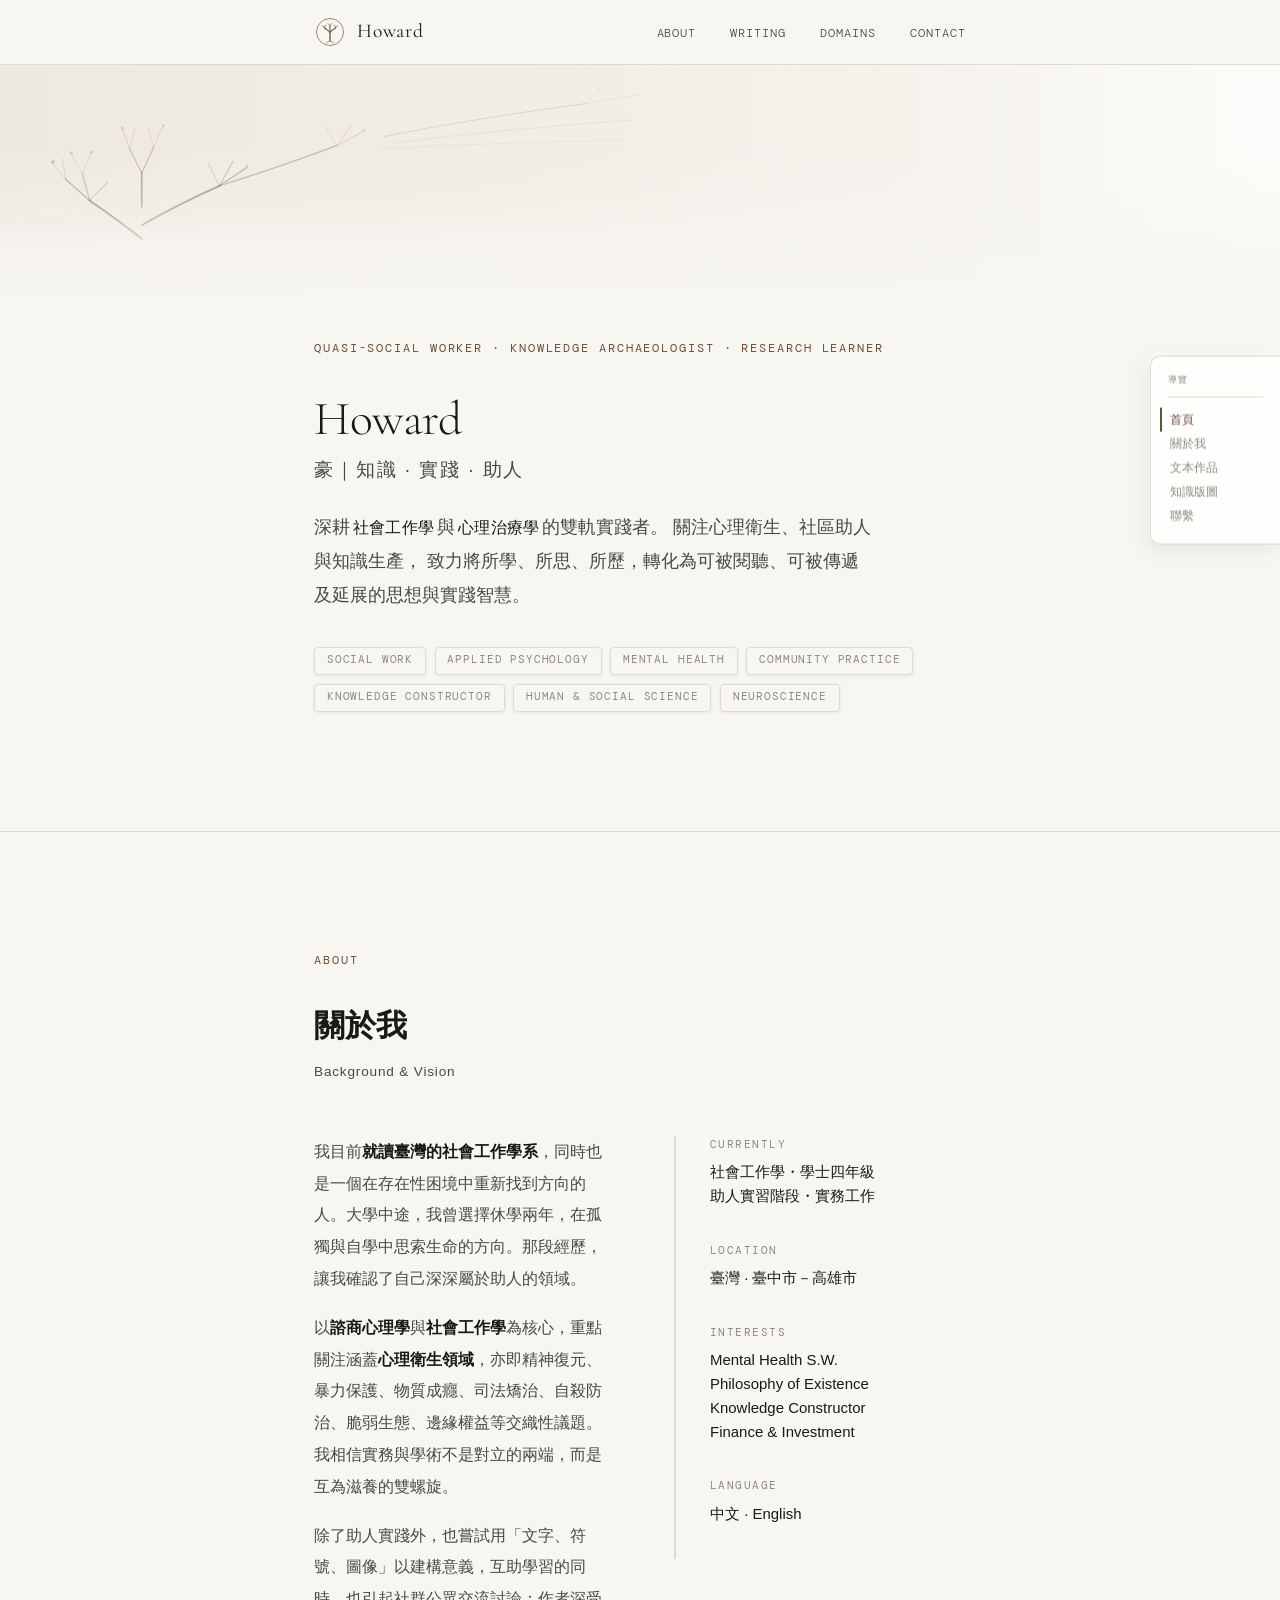
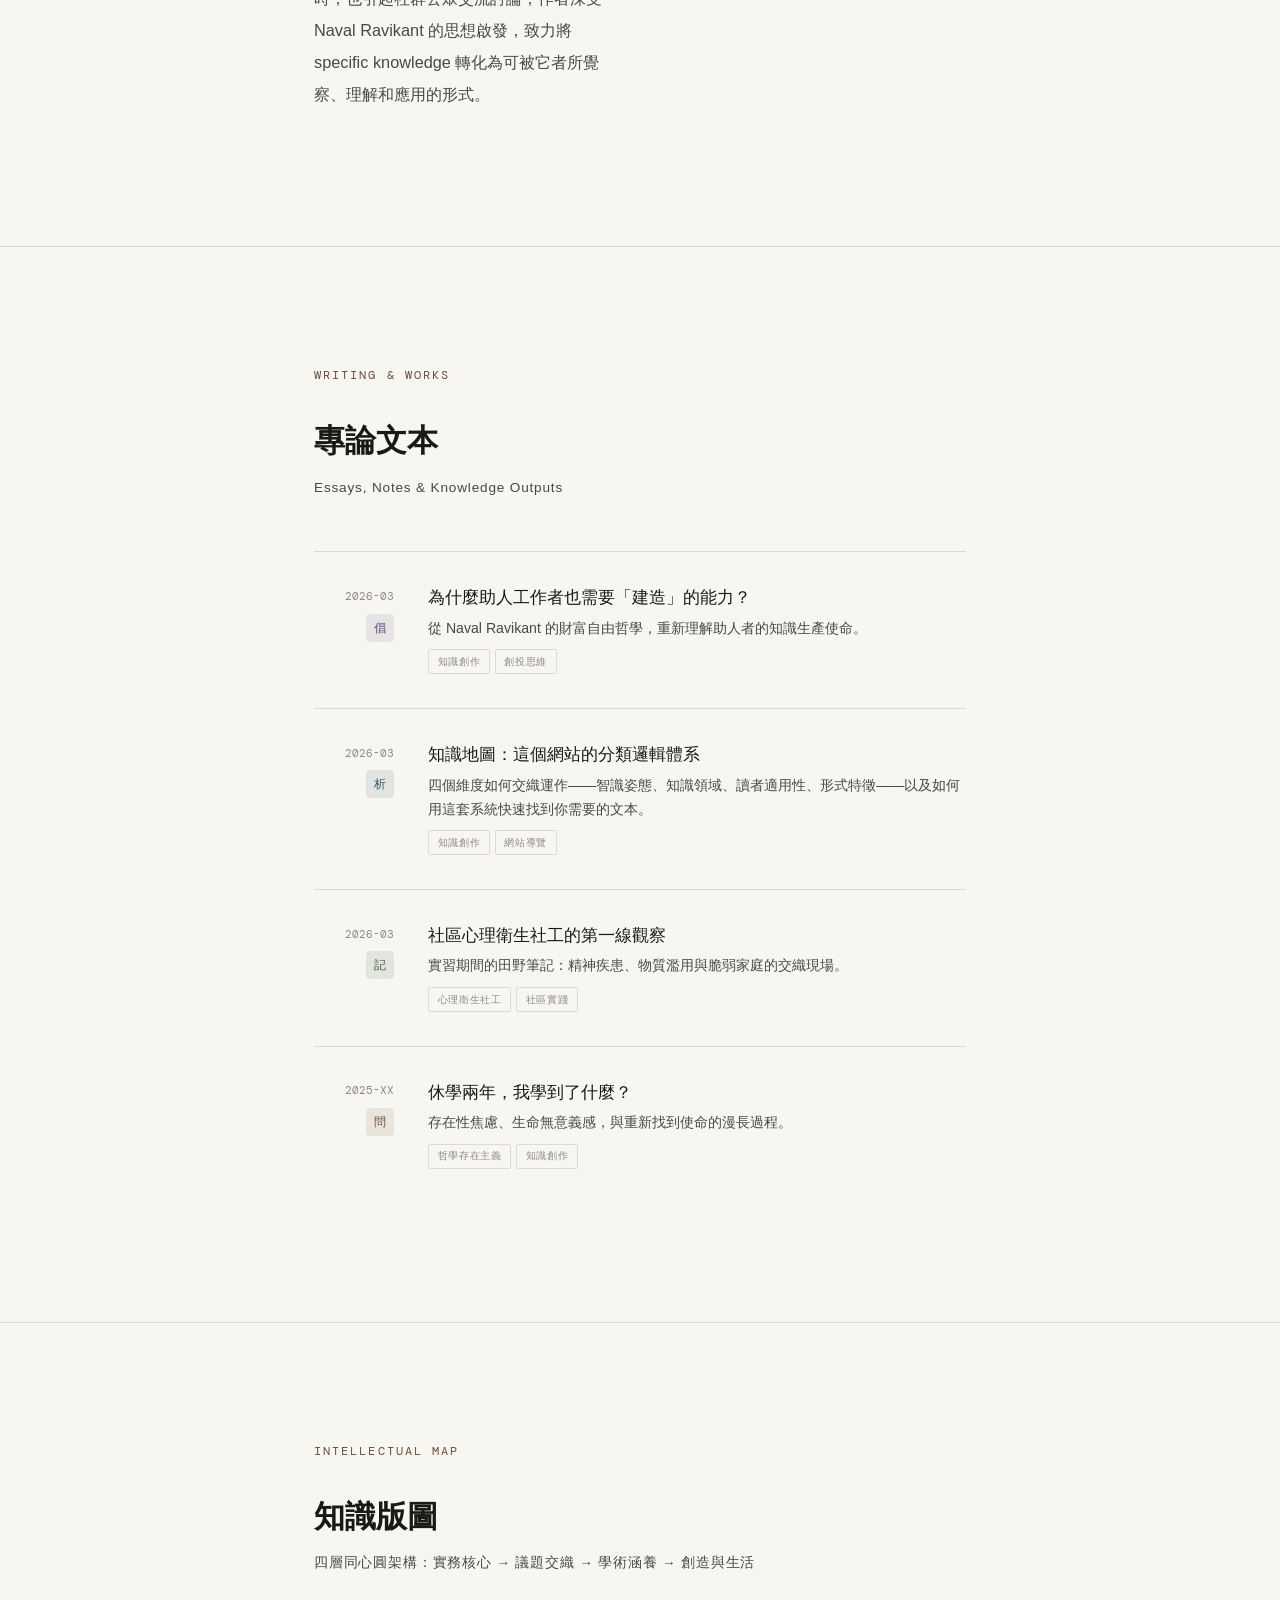
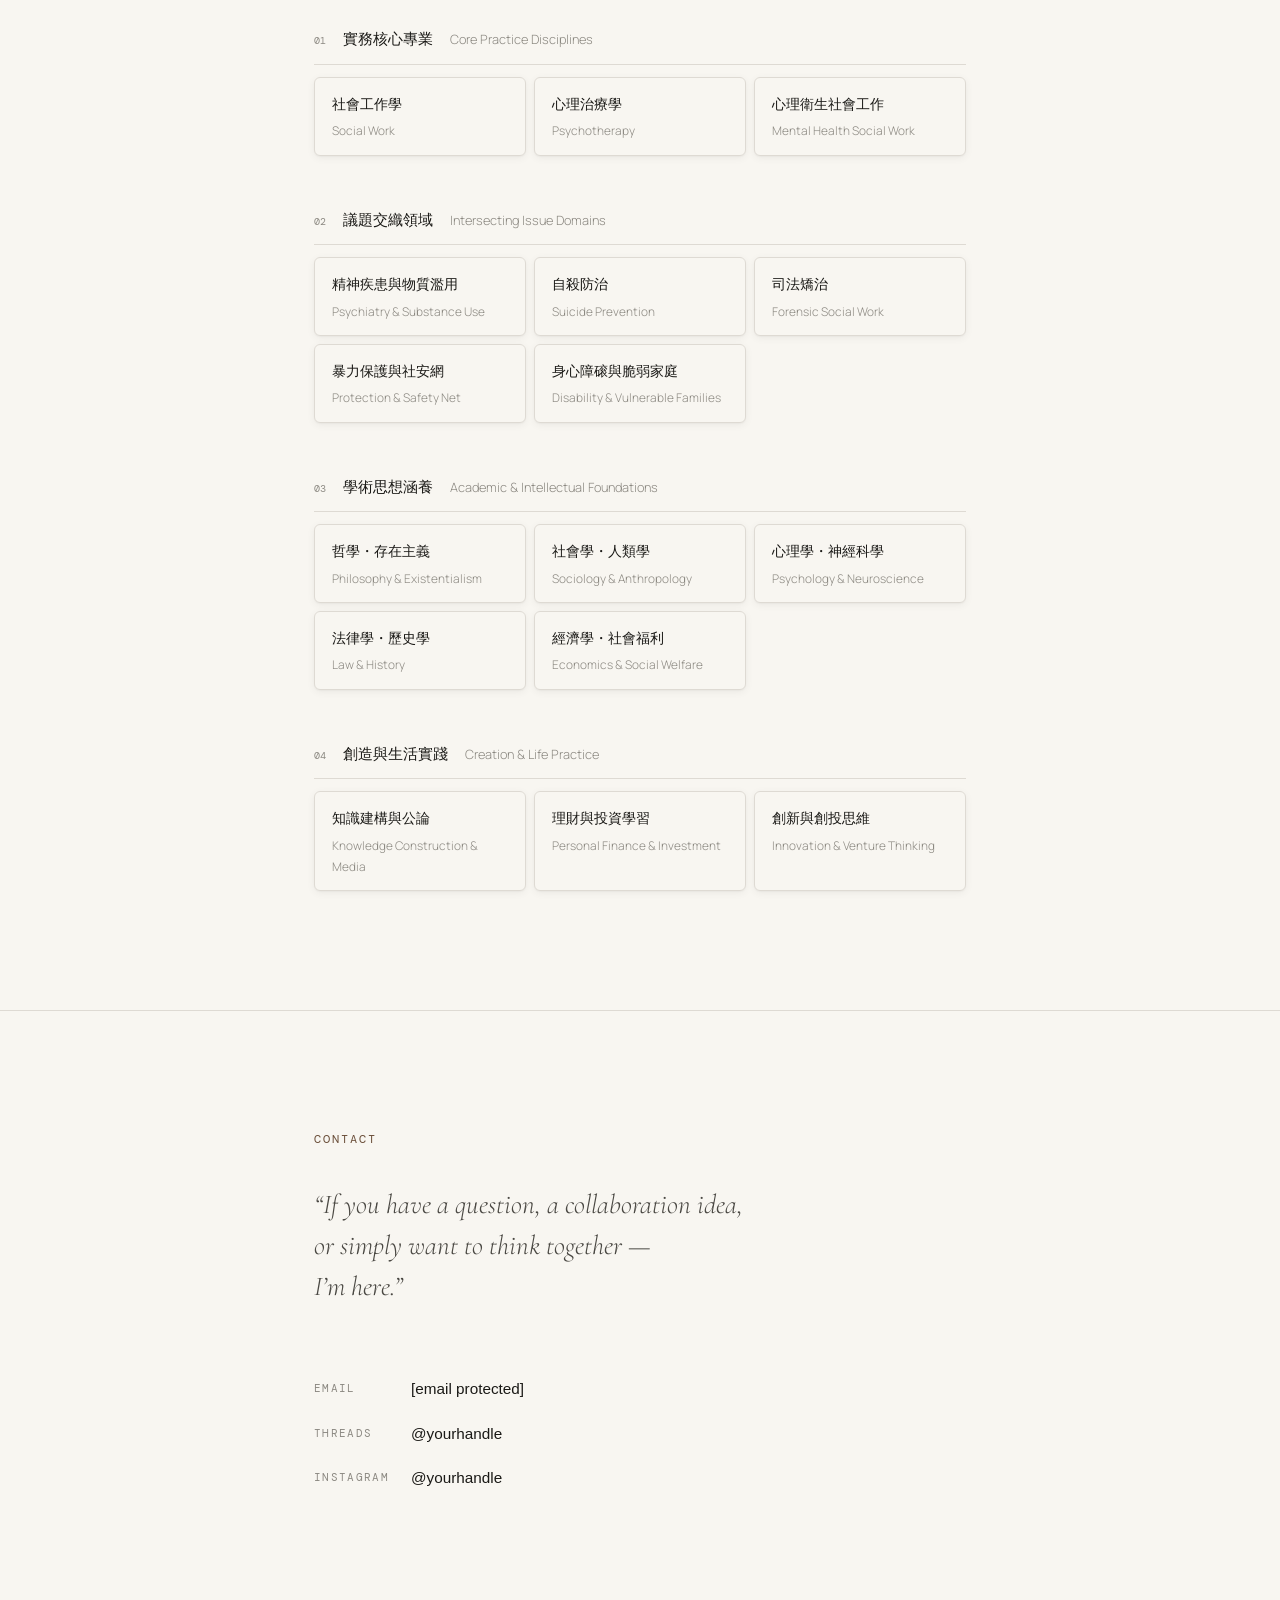
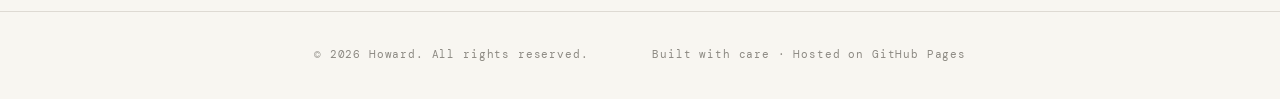
<file: index.html>
<!DOCTYPE html>
<html lang="zh-Hant">
<head>
  <meta charset="UTF-8">
  <meta name="viewport" content="width=device-width, initial-scale=1.0">
  <title>Howard｜知識・實踐・助人</title>
  <meta name="description" content="社會工作與諦商心理的實務科學家，知識型創作者。">
  <meta name="author" content="Howard">
  <link rel="preconnect" href="https://fonts.googleapis.com">
  <link rel="preconnect" href="https://fonts.gstatic.com" crossorigin>
  <!--
    字體設定：
    Cormorant Garamond → 英文標題字體（優雅學術感）
    Manrope            → 英文無襯綫字體（知識版圖標簽 / 小標签用）
    DM Mono            → 等寬字體（導航 / 標記文字）
    中文字體    → Microsoft JhengHei (Windows) / PingFang TC (Mac/iOS) / Heiti TC (備用)
  -->
  <link href="https://fonts.googleapis.com/css2?family=Cormorant+Garamond:ital,wght@0,300;0,400;0,500;0,600;1,300;1,400&family=Manrope:wght@300;400;500;600&family=DM+Mono:wght@300;400&display=swap" rel="stylesheet">
  <style>
    :root {
      --bg:       #F8F6F1;
      --ink:      #1A1916;
      --ink-mid:  #4A4843;
      --ink-lite: #8C8982;
      --accent:   #6B4F3A;
      --border:   #DEDAD3;
      /* 英文字體 */
      --serif-en: 'Cormorant Garamond', Georgia, serif;
      --sans-en:  'Manrope', 'Helvetica Neue', sans-serif;
      --mono:     'DM Mono', 'Courier New', monospace;
      /* 中文字體：微軟正黑體 (Win) → PingFang TC (Mac) → Heiti TC (備用) */
      --zh:       'Microsoft JhengHei', '微軟正黑體', 'PingFang TC', 'Heiti TC', sans-serif;
      --max-w:    720px;
    }
    *, *::before, *::after { box-sizing: border-box; margin: 0; padding: 0; }
    html { font-size: 17px; scroll-behavior: smooth; -webkit-font-smoothing: antialiased; }
    body { background: var(--bg); color: var(--ink); font-family: var(--zh); font-weight: 400; line-height: 1.8; }
    .container { max-width: var(--max-w); margin: 0 auto; padding: 0 2rem; }

    /* --- Nav --- */
    nav {
      position: fixed; top: 0; left: 0; right: 0; z-index: 100;
      background: rgba(248,246,241,.92); backdrop-filter: blur(8px);
      border-bottom: 1px solid var(--border);
    }
    nav .container { display: flex; align-items: center; justify-content: space-between; height: 64px; }
    /* Logo 區塊 */
    .nav-brand { display: flex; align-items: center; gap: .65rem; text-decoration: none; }
    .nav-logo-mark { width: 22px; height: 22px; background: var(--accent); border-radius: 4px; transform: rotate(45deg); flex-shrink: 0; opacity: .88; }
    /* ★ Logo 圖片 */
    .nav-logo-img {
      width: 32px; height: 32px;
      object-fit: contain; flex-shrink: 0;
      border-radius: 50%;
      background: #1A1916;
    }
    .nav-logo-mark { display: none; }  /* 有圖片時隱藏幾何符號 */
    .nav-name { font-family: var(--serif-en); font-size: 1.15rem; font-weight: 400; letter-spacing: .04em; color: var(--ink); line-height: 1; }
    .nav-svg-logo { flex-shrink:0; transition:opacity .2s ease; }
    .nav-brand:hover .nav-svg-logo { opacity:.75; }
    nav.nav-scrolled .nav-svg-logo { width:26px; height:26px; }
    .nav-links { display: flex; gap: 2rem; list-style: none; }
    .nav-links a { font-family: var(--mono); font-size: .72rem; font-weight: 300; letter-spacing: .08em; color: var(--ink-mid); text-decoration: none; text-transform: uppercase; transition: color .2s; }
    .nav-links a:hover { color: var(--accent); }

    /* 捲動感知導覽列 */
    nav { transition: box-shadow .3s ease; }
    nav .container { transition: height .3s ease; }
    nav.nav-scrolled { box-shadow: 0 2px 12px rgba(0,0,0,.06); }
    nav.nav-scrolled .container { height: 52px; }
    .nav-logo-mark { transition: width .3s ease, height .3s ease; }
    nav.nav-scrolled .nav-logo-img { width: 26px; height: 26px; }
    nav.nav-scrolled .nav-name { font-size: 1.0rem; }

    /* --- Hero --- */
    #hero { padding-top: 2rem;   /* banner already handles nav offset */ padding-bottom: 7rem; border-bottom: 1px solid var(--border); }
    .eyebrow { font-family: var(--mono); font-size: .7rem; letter-spacing: .16em; color: var(--accent); text-transform: uppercase; margin-bottom: 2rem; }
    .name-en { font-family: var(--serif-en); font-size: clamp(1.9rem,4vw,2.8rem); font-weight: 300; line-height: 1.1; letter-spacing: -.01em; margin-bottom: .15em; }
    .name-zh { font-family: var(--zh); font-size: clamp(.95rem,1.8vw,1.12rem); font-weight: 300; color: var(--ink-mid); letter-spacing: .10em; margin-bottom: 1.4rem; }
    .statement { max-width: 560px; font-size: 1.05rem; font-weight: 300; line-height: 1.9; color: var(--ink-mid); }
    .statement em { font-family: var(--sans-en); font-style: normal; font-size: .97rem; font-weight: 500; color: var(--ink); letter-spacing: .01em; }
    .tags { display: flex; flex-wrap: wrap; gap: .5rem; margin-top: 2rem; }
    .tag {
      font-family: var(--mono); font-size: .62rem; letter-spacing: .08em;
      color: var(--ink-lite); border: 1px solid var(--border);
      padding: .22rem .7rem; border-radius: 4px; text-transform: uppercase;
      background: var(--bg); box-shadow: 0 1px 4px rgba(0,0,0,.07);
      transition: box-shadow .2s ease, border-color .2s ease, color .2s ease;
      cursor: default;
    }
    .tag:hover {
      box-shadow: 0 2px 8px rgba(0,0,0,.10);
      border-color: rgba(107,79,58,.35); color: var(--accent);
    }

    /* --- Section shared --- */
    section { padding: 7rem 0; border-bottom: 1px solid var(--border); }
    section:last-of-type { border-bottom: none; }
    .sec-label { font-family: var(--mono); font-size: .68rem; letter-spacing: .18em; color: var(--accent); text-transform: uppercase; margin-bottom: 2rem; }
    .sec-title { font-family: var(--serif-en); font-size: clamp(1.35rem,2.6vw,1.85rem); font-weight: 600; line-height: 1.3; margin-bottom: .8rem; }
    .sec-sub { font-family: var(--zh); font-size: .8rem; color: var(--ink-mid); letter-spacing: .06em; margin-bottom: 3rem; }

    /* --- About --- */
    .about-grid { display: grid; grid-template-columns: 1fr 1fr; gap: 4rem; align-items: start; }
    .about-text p { font-family: var(--zh); font-size: .96rem; line-height: 1.95; color: var(--ink-mid); margin-bottom: 1rem; }
    .about-text strong { font-weight: 600; color: var(--ink); }
    .sidebar { border-left: 2px solid var(--border); padding-left: 2rem; }
    .sitem { margin-bottom: 2rem; }
    .sitem-label { font-family: var(--mono); font-size: .62rem; letter-spacing: .14em; color: var(--ink-lite); text-transform: uppercase; margin-bottom: .3rem; }
    .sitem-val { font-family: var(--zh); font-size: .88rem; color: var(--ink); line-height: 1.6; }

    /* --- Works --- */
    .work-item { display: grid; grid-template-columns: 80px 1fr; gap: 2rem; padding: 2rem 0; border-top: 1px solid var(--border); text-decoration: none; color: inherit; transition: opacity .2s; }
    .work-item:first-child { border-top: none; }
    .work-item:hover { opacity: .6; }
    .work-meta { display: flex; flex-direction: column; align-items: flex-end; padding-top: .1rem; gap: .4rem; }
    .work-date { font-family: var(--mono); font-size: .62rem; color: var(--ink-lite); }
    .work-cat { font-family: var(--mono); font-size: .58rem; color: var(--accent); text-transform: uppercase; margin-top: .4rem; }
    .work-title { font-family: var(--zh); font-size: 1rem; font-weight: 500; line-height: 1.4; margin-bottom: .4rem; }
    .work-exc { font-family: var(--zh); font-size: .83rem; color: var(--ink-mid); line-height: 1.7; }

    /* --- Domains (grouped) --- */
    .dgroup { margin-bottom: 3rem; }
    .dgroup:last-child { margin-bottom: 0; }
    .dgroup-hdr { display: flex; align-items: baseline; gap: 1rem; padding-bottom: .6rem; border-bottom: 1px solid var(--border); margin-bottom: .75rem; }
    .dgroup-num { font-family: var(--mono); font-size: .6rem; color: var(--ink-lite); }
    .dgroup-zh { font-family: var(--zh); font-size: .88rem; font-weight: 500; color: var(--ink); }
    /* ★ Manrope 不用斜體 */
    .dgroup-en { font-family: var(--sans-en); font-size: .75rem; font-weight: 300; font-style: normal; color: var(--ink-lite); }
    .dtiles { display: grid; grid-template-columns: repeat(3, 1fr); gap: .5rem; }
    .dtile {
      padding: .75rem 1rem;
      border: 1px solid var(--border);     /* 保留邊框作為清晰邊界 */
      border-radius: 6px;
      position: relative;
      background: var(--bg);
      /* 柔和單向陰影：和 grid-card、toggle 相同視覺語言 */
      box-shadow:
        0 2px 8px  rgba(0, 0, 0, 0.055),
        0 1px 2px  rgba(0, 0, 0, 0.040);
      transition: border-color .2s, background .15s, box-shadow .25s ease, transform .2s ease;
    }
    .dtile:hover {
      border-color: rgba(107,79,58,.35);
      background: rgba(107,79,58,.025);
      box-shadow:
        0 4px 14px rgba(0, 0, 0, 0.08),
        0 1px 4px  rgba(0, 0, 0, 0.05);
      transform: translateY(-2px);
    }
    .dtile::before { content: ''; position: absolute; left: -1px; top: 0; bottom: 0; width: 2px; background: var(--accent); opacity: 0; transition: opacity .2s; }
    .dtile:hover::before { opacity: 1; }
    .dtile-zh { font-family: var(--zh); font-size: .85rem; font-weight: 500; margin-bottom: .2rem; }
    /* ★ Manrope 不用斜體 */
    .dtile-en { font-family: var(--sans-en); font-size: .7rem; font-weight: 300; font-style: normal; color: var(--ink-lite); }

    /* --- Contact --- */
    .contact-stmt { font-family: var(--serif-en); font-size: clamp(1.2rem,3vw,1.6rem); font-weight: 300; font-style: italic; line-height: 1.5; color: var(--ink-mid); max-width: 480px; margin-bottom: 4rem; }
    .clinks { display: flex; flex-direction: column; gap: 1rem; }
    .clink { display: flex; align-items: center; gap: 1rem; text-decoration: none; color: var(--ink); transition: color .2s; width: fit-content; }
    .clink:hover { color: var(--accent); }
    .clink-label { font-family: var(--mono); font-size: .65rem; letter-spacing: .12em; color: var(--ink-lite); text-transform: uppercase; min-width: 80px; }
    .clink-val { font-family: var(--zh); font-size: .9rem; }

    /* --- Footer --- */
    footer { padding: 2rem 0; border-top: 1px solid var(--border); }
    footer .container { display: flex; align-items: center; justify-content: space-between; }
    .ft { font-family: var(--mono); font-size: .62rem; color: var(--ink-lite); letter-spacing: .08em; }

    /* --- Back to top --- */
    .btt { position: fixed; bottom: 2rem; right: 2rem; width: 38px; height: 38px; border: 1px solid var(--border); background: var(--bg); color: var(--ink-mid); font-size: 1rem; display: flex; align-items: center; justify-content: center; text-decoration: none; opacity: 0; pointer-events: none; transition: opacity .3s, color .2s, border-color .2s; }
    .btt.visible { opacity: 1; pointer-events: auto; }
    .btt:hover { color: var(--accent); border-color: var(--accent); }

    /* --- Fade-in --- */
    @keyframes fadeUp { from { opacity:0; transform:translateY(18px); } to { opacity:1; transform:none; } }
    .fi { animation: fadeUp .7s ease forwards; opacity: 0; }
    .fi:nth-child(1){animation-delay:.10s} .fi:nth-child(2){animation-delay:.22s}
    .fi:nth-child(3){animation-delay:.34s} .fi:nth-child(4){animation-delay:.46s}

    /* --- Responsive --- */
    @media(max-width:600px){
      .about-grid{grid-template-columns:1fr}
      .sidebar{border-left:none;border-top:1px solid var(--border);padding-left:0;padding-top:2rem}
      .dtiles{grid-template-columns:1fr 1fr}
      .nav-links{display:none}
      footer .container{flex-direction:column;gap:.5rem;align-items:flex-start}
    }
    @media(max-width:420px){ .dtiles{grid-template-columns:1fr} }

    /* === 智識姿態標簽 === */
    .gesture-tag{font-family:var(--zh);font-size:.72rem;font-weight:500;width:28px;height:28px;display:flex;align-items:center;justify-content:center;border-radius:4px;flex-shrink:0;}
    .gesture-tag.ask     {background:rgba(107,79,58,.11); color:#6B4F3A;}
    .gesture-tag.analyze {background:rgba(52,85,100,.11); color:#345564;}
    .gesture-tag.record  {background:rgba(55,90,60,.11);  color:#375A3C;}
    .gesture-tag.advocate{background:rgba(90,70,130,.11); color:#5A4682;}
    .domain-tags{display:flex;flex-wrap:wrap;gap:.3rem;margin-top:.5rem;}
    .domain-tag{font-family:var(--mono);font-size:.58rem;letter-spacing:.07em;color:var(--ink-lite);border:1px solid var(--border);padding:.15rem .5rem;border-radius:2px;}

    /* ============================================================
       首頁橫幅（Homepage Banner）
       ============================================================
       設計邏輯：
         - 全寬背景圖，固定高度，作為頁面最頂端的視覺層
         - 導覽列是 fixed 覆蓋在最上方，Banner 正好在它下面
         - 底部漸層遮罩讓橫幅和首頁內容柔和過渡
         - ★ 替換圖片：把 images/banner.jpg 換成你的圖片路徑
           若要和文章頁面共用同一張橫幅，路徑填 images/banner.jpg 即可

       Banner 高度調整：
         260px → 較矮，純裝飾性
         320px → 標準（目前設定）
         400px → 較高，視覺主角感
    ============================================================ */
    .homepage-banner {
      width: 100%;
      height: 240px;
      margin-top: 64px;   /* push below fixed nav */
      background-image: url('[data-uri]');
      background-size: cover;
      background-position: center;
      background-color: #F2EEE7;   /* 和 banner.svg 背景色一致 */
      position: relative;
      overflow: hidden;
      /* ★ 陰影移除：改用 ::after 漸層過渡，和文章頁 Banner 樣式一致
         box-shadow 會在底部製造一條可見的分隔線，和漸層融入效果互相衝突 */
    }
    /* 底部漸層遮罩：和文章頁 Banner 相同 */
    /* ★ ::after 漸層遮罩：覆蓋 Banner 下方 60% 的高度
       這樣 SVG 底部的樹形線條會自然融入頁面底色，
       而不是停在一條可見的邊界線上。
       和文章頁 .article-banner::after 使用相同的邏輯，
       但高度設定更大（160px vs 80px）因為首頁 Banner 沒有內建
       頁面容器的自然白色區塊在下方承接。 */
    .homepage-banner::after {
      content: '';
      position: absolute;
      bottom: 0; left: 0; right: 0;
      height: 160px;   /* ★ 更大的漸層高度，讓消散更緩慢 */
      /* 四段漸層：讓消散的曲線更像文章頁的效果
         transparent → 極淡 → 半透明 → 完全不透明（底色） */
      background: linear-gradient(
        to bottom,
        transparent 0%,
        rgba(248,246,241,.15) 30%,
        rgba(248,246,241,.65) 65%,
        var(--bg) 100%
      );
    }
    /* 佔位提示文字（上傳圖片後刪除整個 .banner-hint span） */
    .banner-hint {
      position: absolute;
      top: 50%; left: 50%;
      transform: translate(-50%, -50%);
      font-family: var(--mono); font-size: .65rem;
      letter-spacing: .12em; color: rgba(107,79,58,.35);
      text-transform: uppercase; pointer-events: none;
      white-space: nowrap;
    }


    /* ============================================================
       首頁浮動導覽（Homepage Section TOC）
       ============================================================
       和文章頁目錄相同的 Neumorphism-lite 風格：
         - 貼齊右側（right: 0），垂直置中（top: 50% + translateY）
         - 左側圓弧，右側直角（border-radius: 10px 0 0 10px）
         - 保留左/上/下邊框，右側無邊框
         - 微弱雙向陰影（氣氛用，不是主要視覺定義者）
       桌機（>1100px）顯示，手機隱藏。

       ★ 和文章 TOC 的差別：
         - 文章 TOC 是 JS 動態生成，隨閱讀進度高亮
         - 首頁 TOC 是靜態連結，IntersectionObserver 觀察 section 切換
    ============================================================ */
    #hp-toc {
      position: fixed;
      top: 50%;
      right: 0;
      transform: translateY(-50%);
      z-index: 100;
      width: 130px;

      background: rgba(255, 255, 255, 0.85);
      backdrop-filter: blur(12px);
      -webkit-backdrop-filter: blur(12px);

      border: 1px solid var(--border);
      border-right: none;
      border-radius: 10px 0 0 10px;

      padding: .9rem 1rem;

      box-shadow:
        -5px 5px 20px rgba(0, 0, 0, 0.07),
        -3px -3px 10px rgba(255,255,255,.65);

      scrollbar-width: none;
    }
    @media(max-width: 1100px) { #hp-toc { display: none; } }

    #hp-toc-title {
      font-family: var(--mono); font-size: .55rem;
      letter-spacing: .14em; color: var(--ink-lite);
      text-transform: uppercase;
      margin-bottom: .6rem; padding-bottom: .45rem;
      border-bottom: 1px solid var(--border);
    }
    #hp-toc-list { list-style: none; }
    #hp-toc-list li a {
      display: block;
      font-family: var(--zh); font-size: .7rem;
      color: var(--ink-lite); text-decoration: none;
      padding: .22rem 0 .22rem .45rem;
      border-left: 2px solid transparent;
      margin-left: -.45rem;
      line-height: 1.4;
      transition: color .15s, border-color .15s;
    }
    #hp-toc-list li a:hover { color: var(--ink-mid); }
    #hp-toc-list li a.active {
      color: var(--accent);
      border-left-color: var(--accent);
      font-weight: 500;
    }

  </style>
</head>
<body>

<!-- ============================================================
     首頁橫幅（Homepage Banner）
     ============================================================
     ★ 替換橫幅圖片：
       1. 把你的圖片上傳到 GitHub Repository 的 /images/ 資料夾
       2. 修改上方 CSS 的 background-image: url('images/你的圖片.jpg')
       3. 把下面 <span class="banner-hint"> 那整行刪掉（佔位提示文字）

     ★ 和文章頁面用同一張橫幅：
       兩個頁面的 CSS 都指向 images/banner.jpg，上傳一次即可。
     ============================================================ -->
<div class="homepage-banner">

</div>

<nav>
  <div class="container">
        <a href="#hero" class="nav-brand">
      <svg class="nav-svg-logo" width="32" height="32" viewBox="0 0 32 32" fill="none" xmlns="http://www.w3.org/2000/svg">
        <!-- Outer circle -->
        <circle cx="16" cy="16" r="13.5" stroke="#6B4F3A" stroke-width="1" opacity=".65"/>
        <!-- Trunk: vertical line from bottom to mid -->
        <line x1="16" y1="25" x2="16" y2="16" stroke="#6B4F3A" stroke-width="1.4" stroke-linecap="round" opacity=".9"/>
        <!-- Root spread left -->
        <line x1="16" y1="25" x2="12" y2="27" stroke="#6B4F3A" stroke-width="1" stroke-linecap="round" opacity=".55"/>
        <!-- Root spread right -->
        <line x1="16" y1="25" x2="20" y2="27" stroke="#6B4F3A" stroke-width="1" stroke-linecap="round" opacity=".55"/>
        <!-- Main branch left -->
        <line x1="16" y1="16" x2="10.5" y2="12" stroke="#6B4F3A" stroke-width="1.3" stroke-linecap="round" opacity=".85"/>
        <!-- Main branch right -->
        <line x1="16" y1="16" x2="21.5" y2="12" stroke="#6B4F3A" stroke-width="1.3" stroke-linecap="round" opacity=".85"/>
        <!-- Upper branch: straight up -->
        <line x1="16" y1="16" x2="16" y2="10" stroke="#6B4F3A" stroke-width="1.2" stroke-linecap="round" opacity=".85"/>
        <!-- Twig: left branch → small fork -->
        <line x1="10.5" y1="12" x2="8.5" y2="9.5" stroke="#6B4F3A" stroke-width=".9" stroke-linecap="round" opacity=".7"/>
        <line x1="10.5" y1="12" x2="11.5" y2="9" stroke="#6B4F3A" stroke-width=".9" stroke-linecap="round" opacity=".7"/>
        <!-- Twig: right branch → small fork -->
        <line x1="21.5" y1="12" x2="20.5" y2="9" stroke="#6B4F3A" stroke-width=".9" stroke-linecap="round" opacity=".7"/>
        <line x1="21.5" y1="12" x2="23.5" y2="9.5" stroke="#6B4F3A" stroke-width=".9" stroke-linecap="round" opacity=".7"/>
        <!-- Twig: top branch fork -->
        <line x1="16" y1="10" x2="14" y2="7.5" stroke="#6B4F3A" stroke-width=".9" stroke-linecap="round" opacity=".7"/>
        <line x1="16" y1="10" x2="18" y2="7.5" stroke="#6B4F3A" stroke-width=".9" stroke-linecap="round" opacity=".7"/>
      </svg>
      <span class="nav-name">Howard</span>
    </a>
    <ul class="nav-links">
      <li><a href="#about">About</a></li>
      <li><a href="#writing">Writing</a></li>
      <li><a href="#domains">Domains</a></li>
      <li><a href="#contact">Contact</a></li>
    </ul>
  </div>
</nav>

<!-- ★ 首頁浮動導覽：CSS 和 JS 已在頁面內，這是 HTML 骨架 -->
<div id="hp-toc">
  <p id="hp-toc-title">導覽</p>
  <ul id="hp-toc-list">
    <li><a href="#hero"    class="active">首頁</a></li>
    <li><a href="#about"  >關於我</a></li>
    <li><a href="#writing">文本作品</a></li>
    <li><a href="#domains">知識版圖</a></li>
    <li><a href="#contact">聯繫</a></li>
  </ul>
</div>

<!-- ====== Hero ====== -->
<section id="hero">
  <div class="container">
    <p class="eyebrow fi">Quasi-Social Worker &middot; Knowledge Archaeologist &middot; Research Learner</p>
    <!-- ★ 請替換成你的英文名 -->
    <h1 class="name-en fi">Howard</h1>
    <!-- ★ 請替換成你的中文全名 -->
    <p class="name-zh fi">豪｜知識 &middot; 實踐 &middot; 助人</p>
    <p class="statement fi">
      深耕<em> 社會工作學 </em>與<em> 心理治療學 </em>的雙軌實踐者。
      關注心理衛生、社區助人與知識生產，
      致力將所學、所思、所歷，轉化為可被閱聽、可被傳遞及延展的思想與實踐智慧。
    </p>
    <div class="tags fi">
      <span class="tag">Social Work</span>
      <span class="tag">Applied Psychology</span>
      <span class="tag">Mental Health</span>
      <span class="tag">Community Practice</span>
      <span class="tag">Knowledge Constructor</span>
      <span class="tag">Human & Social Science</span>
      <span class="tag">Neuroscience</span>
    </div>
  </div>
</section>

<!-- ====== About ====== -->
<section id="about">
  <div class="container">
    <p class="sec-label">About</p>
    <h2 class="sec-title">關於我</h2>
    <p class="sec-sub">Background &amp; Vision</p>
    <div class="about-grid">
      <div class="about-text">
        <p>我目前<strong>就讀臺灣的社會工作學系</strong>，同時也是一個在存在性困境中重新找到方向的人。大學中途，我曾選擇休學兩年，在孤獨與自學中思索生命的方向。那段經歷，讓我確認了自己深深屬於助人的領域。</p>
        <p>以<strong>諮商心理學</strong>與<strong>社會工作學</strong>為核心，重點關注涵蓋<strong>心理衛生領域</strong>，亦即精神復元、暴力保護、物質成癮、司法矯治、自殺防治、脆弱生態、邊緣權益等交織性議題。我相信實務與學術不是對立的兩端，而是互為滋養的雙螺旋。</p>
        <p>除了助人實踐外，也嘗試用「文字、符號、圖像」以建構意義，互助學習的同時，也引起社群公眾交流討論；作者深受 Naval Ravikant 的思想啟發，致力將 specific knowledge 轉化為可被它者所覺察、理解和應用的形式。</p>
      </div>
      <div class="sidebar">
        <div class="sitem">
          <p class="sitem-label">Currently</p>
          <p class="sitem-val">社會工作學・學士四年級<br>助人實習階段・實務工作<br>
        </div>
        <div class="sitem">
          <p class="sitem-label">Location</p>
          <p class="sitem-val">臺灣 &middot; 臺中市－高雄市</p>
        </div>
        <div class="sitem">
          <p class="sitem-label">Interests</p>
          <p class="sitem-val">Mental Health S.W.<br>Philosophy of Existence<br>Knowledge Constructor<br>Finance & Investment</p>
        </div>
        <div class="sitem">
          <p class="sitem-label">Language</p>
          <p class="sitem-val">中文 &middot; English</p>
        </div>
      </div>
    </div>
  </div>
</section>

<!-- ====== Works ====== -->
<section id="writing">
  <div class="container">
    <p class="sec-label">Writing &amp; Works</p>
    <h2 class="sec-title">專論文本</h2>
    <p class="sec-sub">Essays, Notes &amp; Knowledge Outputs</p>

    <!--
      ★ 新增文章：復製下面的 work-item 區塊，修改標題和摘要。
      將 href 改為實際的 .html 檔案路徑，例： href="articles/檔名.html"
      尚未發佈的文章先用 href="#" 占位
    -->

    <!-- ★ 第一篇文章：修改此模板後將 href 指向實際檔案 -->
    <a href="articles/why-helpers-need-to-build.html" class="work-item">
      <div class="work-meta">
        <span class="work-date">2026-03</span>
        <span class="gesture-tag advocate">倡</span>
      </div>
      <div>
        <p class="work-title">為什麼助人工作者也需要「建造」的能力？</p>
        <p class="work-exc">從 Naval Ravikant 的財富自由哲學，重新理解助人者的知識生產使命。</p>
        <div class="domain-tags"><span class="domain-tag">知識創作</span><span class="domain-tag">創投思維</span></div>
      </div>
    </a>
    <!-- ★ 第二篇文章：知識地圖・分類邏輯體系 -->
    <a href="articles/classification-system.html" class="work-item">
      <div class="work-meta">
        <span class="work-date">2026-03</span>
        <span class="gesture-tag analyze">析</span>
      </div>
      <div>
        <p class="work-title">知識地圖：這個網站的分類邏輯體系</p>
        <p class="work-exc">四個維度如何交織運作——智識姿態、知識領域、讀者適用性、形式特徵——以及如何用這套系統快速找到你需要的文本。</p>
        <div class="domain-tags"><span class="domain-tag">知識創作</span><span class="domain-tag">網站導覽</span></div>
      </div>
    </a>


    <a href="#" class="work-item">
      <div class="work-meta">
        <span class="work-date">2026-03</span>
        <span class="gesture-tag record">記</span>
      </div>
      <div>
        <p class="work-title">社區心理衛生社工的第一線觀察</p>
        <p class="work-exc">實習期間的田野筆記：精神疾患、物質濫用與脆弱家庭的交織現場。</p>
        <div class="domain-tags"><span class="domain-tag">心理衛生社工</span><span class="domain-tag">社區實踐</span></div>
      </div>
    </a>

    <a href="#" class="work-item">
      <div class="work-meta">
        <span class="work-date">2025-XX</span>
        <span class="gesture-tag ask">問</span>
      </div>
      <div>
        <p class="work-title">休學兩年，我學到了什麼？</p>
        <p class="work-exc">存在性焦慮、生命無意義感，與重新找到使命的漫長過程。</p>
        <div class="domain-tags"><span class="domain-tag">哲學存在主義</span><span class="domain-tag">知識創作</span></div>
      </div>
    </a>

  </div>
</section>

<!-- ====== Domains ====== -->
<section id="domains">
  <div class="container">
    <p class="sec-label">Intellectual Map</p>
    <h2 class="sec-title">知識版圖</h2>
    <p class="sec-sub">四層同心圓架構：實務核心 &rarr; 議題交織 &rarr; 學術涵養 &rarr; 創造與生活</p>

    <!--
      ★★ 分組訪明：
      - 新增方塊：在對應的 dtiles 內複製一個 .dtile 區塊
      - 新增分組：複製整個 .dgroup 區塊
      - 刪除方塊：對應的 .dtile 區塊直接刪除
    -->

    <!-- 01 實務核心專業 -->
    <div class="dgroup">
      <div class="dgroup-hdr">
        <span class="dgroup-num">01</span>
        <span class="dgroup-zh">實務核心專業</span>
        <span class="dgroup-en">Core Practice Disciplines</span>
      </div>
      <div class="dtiles">
        <div class="dtile"><p class="dtile-zh">社會工作學</p><p class="dtile-en">Social Work</p></div>
        <div class="dtile"><p class="dtile-zh">心理治療學</p><p class="dtile-en">Psychotherapy</p></div>
        <div class="dtile"><p class="dtile-zh">心理衛生社會工作</p><p class="dtile-en">Mental Health Social Work</p></div>
      </div>
    </div>

    <!-- 02 議題交織領域 -->
    <div class="dgroup">
      <div class="dgroup-hdr">
        <span class="dgroup-num">02</span>
        <span class="dgroup-zh">議題交織領域</span>
        <span class="dgroup-en">Intersecting Issue Domains</span>
      </div>
      <div class="dtiles">
        <div class="dtile"><p class="dtile-zh">精神疾患與物質濫用</p><p class="dtile-en">Psychiatry &amp; Substance Use</p></div>
        <div class="dtile"><p class="dtile-zh">自殺防治</p><p class="dtile-en">Suicide Prevention</p></div>
        <div class="dtile"><p class="dtile-zh">司法矯治</p><p class="dtile-en">Forensic Social Work</p></div>
        <div class="dtile"><p class="dtile-zh">暴力保護與社安網</p><p class="dtile-en">Protection &amp; Safety Net</p></div>
        <div class="dtile"><p class="dtile-zh">身心障磙與脆弱家庭</p><p class="dtile-en">Disability &amp; Vulnerable Families</p></div>
      </div>
    </div>

    <!-- 03 學術思想涵養 -->
    <div class="dgroup">
      <div class="dgroup-hdr">
        <span class="dgroup-num">03</span>
        <span class="dgroup-zh">學術思想涵養</span>
        <span class="dgroup-en">Academic &amp; Intellectual Foundations</span>
      </div>
      <div class="dtiles">
        <div class="dtile"><p class="dtile-zh">哲學・存在主義</p><p class="dtile-en">Philosophy &amp; Existentialism</p></div>
        <div class="dtile"><p class="dtile-zh">社會學・人類學</p><p class="dtile-en">Sociology &amp; Anthropology</p></div>
        <div class="dtile"><p class="dtile-zh">心理學・神經科學</p><p class="dtile-en">Psychology &amp; Neuroscience</p></div>
        <div class="dtile"><p class="dtile-zh">法律學・歷史學</p><p class="dtile-en">Law &amp; History</p></div>
        <div class="dtile"><p class="dtile-zh">經濟學・社會福利</p><p class="dtile-en">Economics &amp; Social Welfare</p></div>
      </div>
    </div>

    <!-- 04 創造與生活實踐 -->
    <div class="dgroup">
      <div class="dgroup-hdr">
        <span class="dgroup-num">04</span>
        <span class="dgroup-zh">創造與生活實踐</span>
        <span class="dgroup-en">Creation &amp; Life Practice</span>
      </div>
      <div class="dtiles">
        <div class="dtile"><p class="dtile-zh">知識建構與公論</p><p class="dtile-en">Knowledge Construction &amp; Media</p></div>
        <div class="dtile"><p class="dtile-zh">理財與投資學習</p><p class="dtile-en">Personal Finance &amp; Investment</p></div>
        <div class="dtile"><p class="dtile-zh">創新與創投思維</p><p class="dtile-en">Innovation &amp; Venture Thinking</p></div>
      </div>
    </div>

  </div>
</section>

<!-- ====== Contact ====== -->
<section id="contact">
  <div class="container">
    <p class="sec-label">Contact</p>
    <p class="contact-stmt">
      &ldquo;If you have a question, a collaboration idea,<br>
      or simply want to think together &mdash;<br>
      I&rsquo;m here.&rdquo;
    </p>
    <div class="clinks">
      <!-- ★ 請替換成你真實的联絡方式，沒有的平台就削除對應 <a> 區塊 -->
      <a href="/cdn-cgi/l/email-protection#156c7a6067557078747c793b767a78" class="clink"><span class="clink-label">Email</span><span class="clink-val"><span class="__cf_email__" data-cfemail="423b2d373002272f232b2e6c212d2f">[email&#160;protected]</span></span></a>
      <a href="https://threads.net/@yourhandle" target="_blank" rel="noopener" class="clink"><span class="clink-label">Threads</span><span class="clink-val">@yourhandle</span></a>
      <a href="https://instagram.com/yourhandle" target="_blank" rel="noopener" class="clink"><span class="clink-label">Instagram</span><span class="clink-val">@yourhandle</span></a>
    </div>
  </div>
</section>

<footer>
  <div class="container">
    <p class="ft">&copy; 2026 Howard. All rights reserved.</p>
    <p class="ft">Built with care &middot; Hosted on GitHub Pages</p>
  </div>
</footer>


<a href="#hero" class="btt" id="btt">&uarr;</a>
<script>
  // Back-to-top button
  const b = document.getElementById('btt');
  if (b) window.addEventListener('scroll', () => b.classList.toggle('visible', scrollY > 300));
  // Scroll-aware nav
  const navEl = document.querySelector('nav');
  if (navEl) window.addEventListener('scroll', () => navEl.classList.toggle('nav-scrolled', scrollY > 60), { passive: true });
</script>
<script>
/* 首頁浮動導覽：IntersectionObserver 偵測當前可見 section */
(function() {
  var sections = document.querySelectorAll('section[id], #hero');
  var links    = document.querySelectorAll('#hp-toc-list a');
  if (!links.length) return;

  var observer = new IntersectionObserver(function(entries) {
    entries.forEach(function(entry) {
      if (entry.isIntersecting) {
        var id = entry.target.id;
        links.forEach(function(a) {
          a.classList.toggle('active', a.getAttribute('href') === '#' + id);
        });
      }
    });
  }, { rootMargin: '-40% 0px -40% 0px' });  /* 觸發點在視窗垂直中間 40% 範圍 */

  sections.forEach(function(s) { observer.observe(s); });
})();
</script>

</body>
</html>
</file>
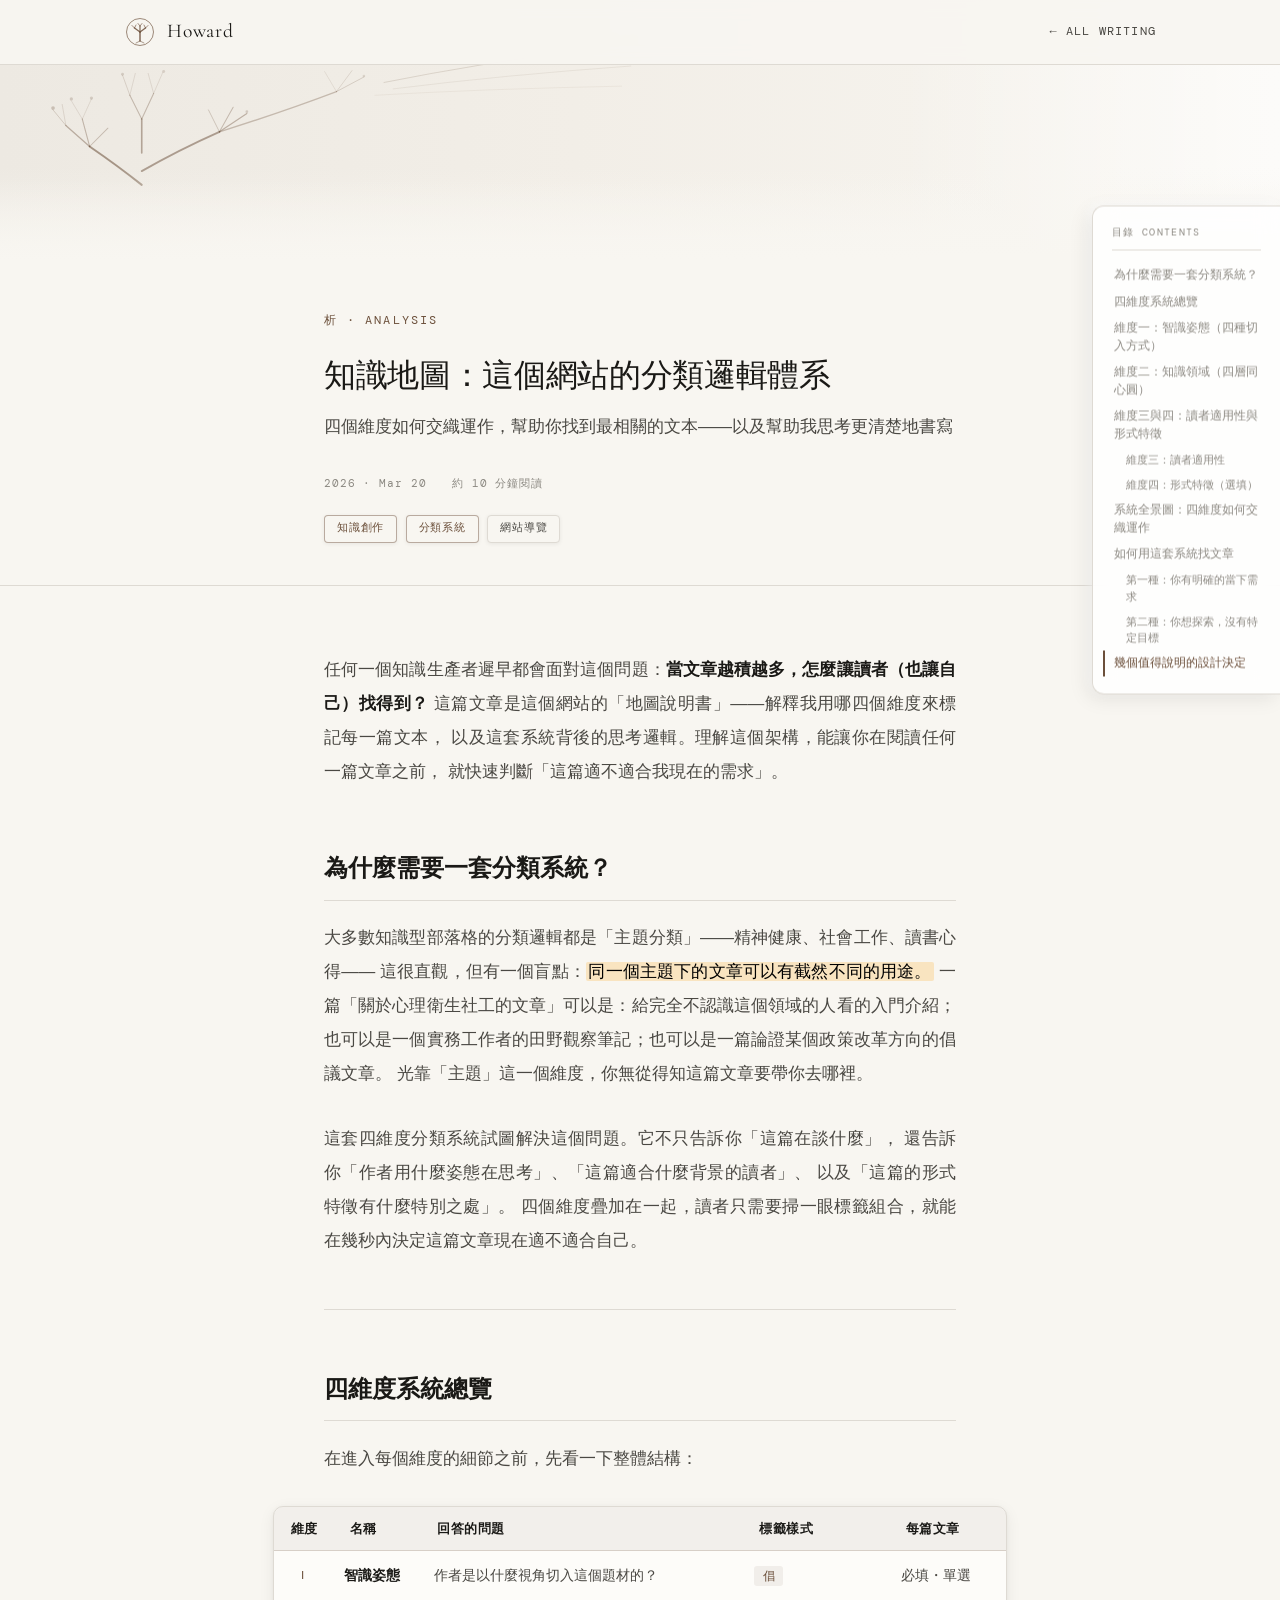
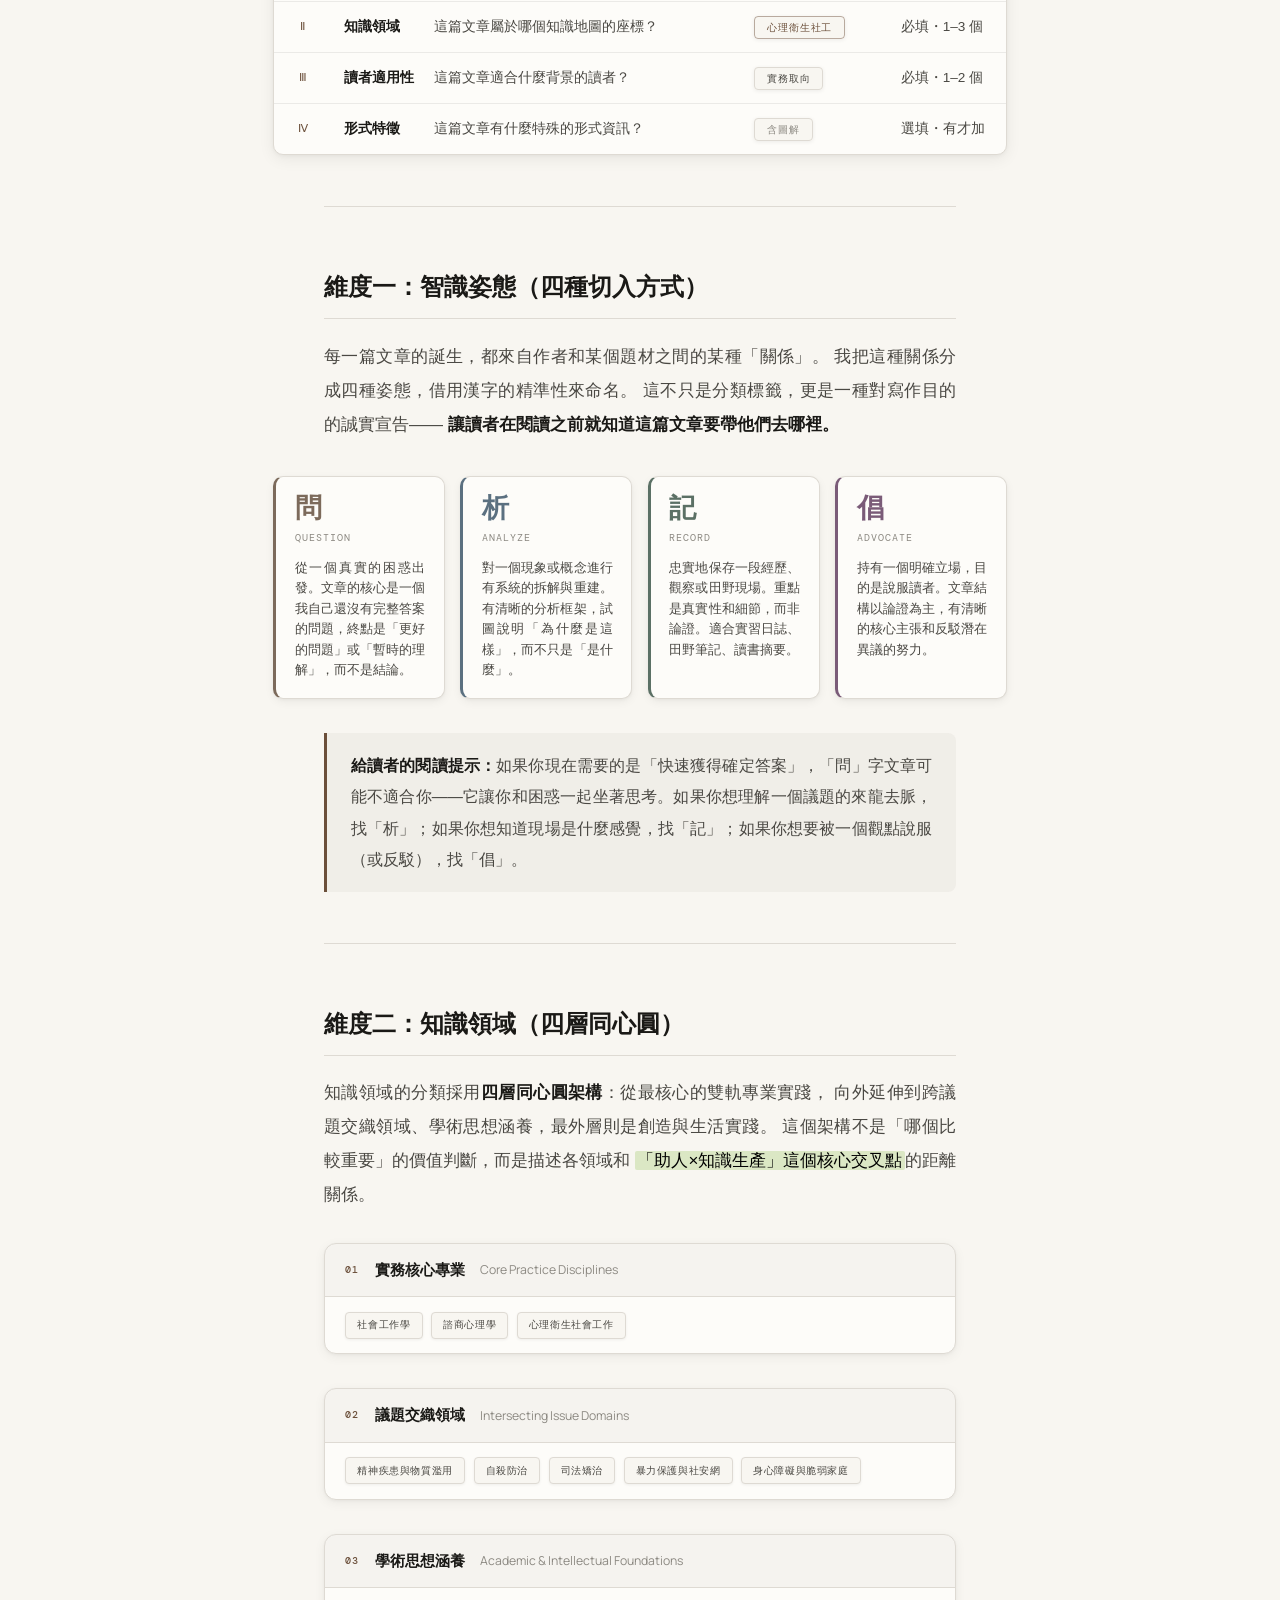
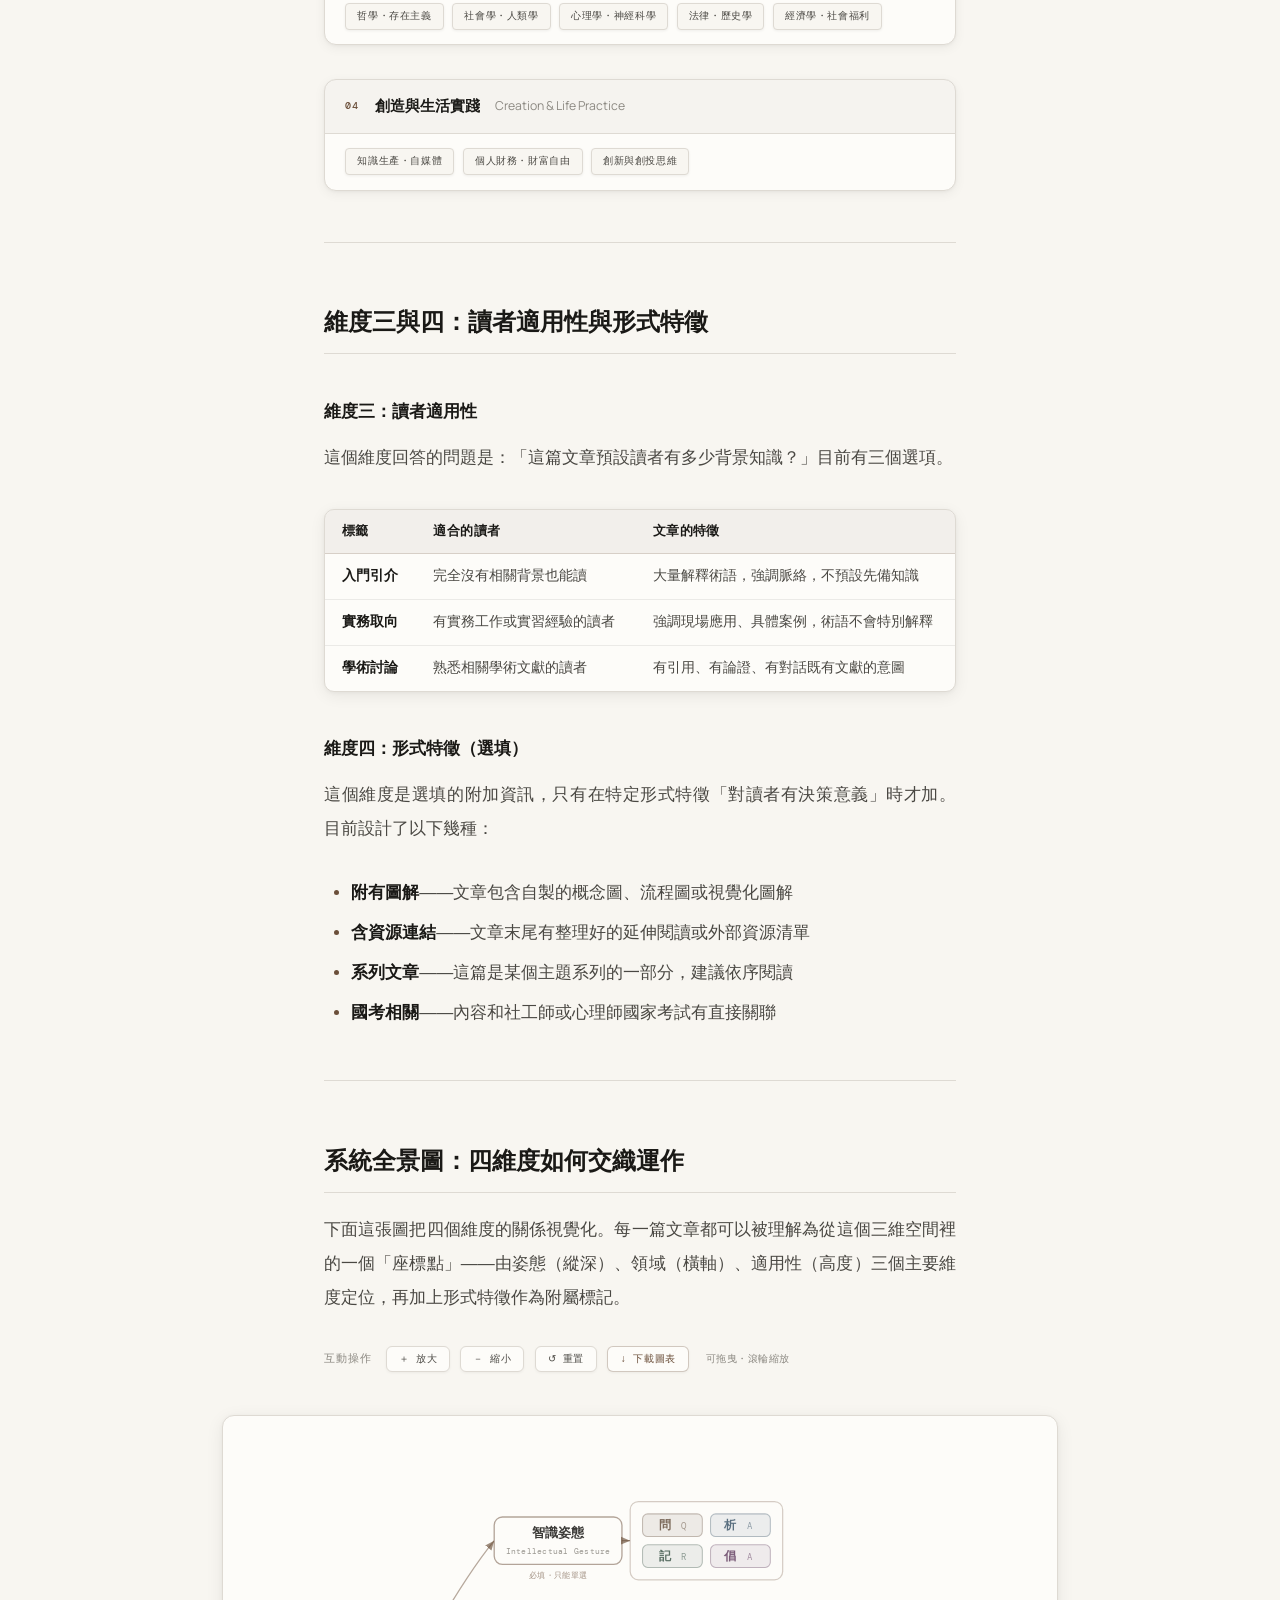
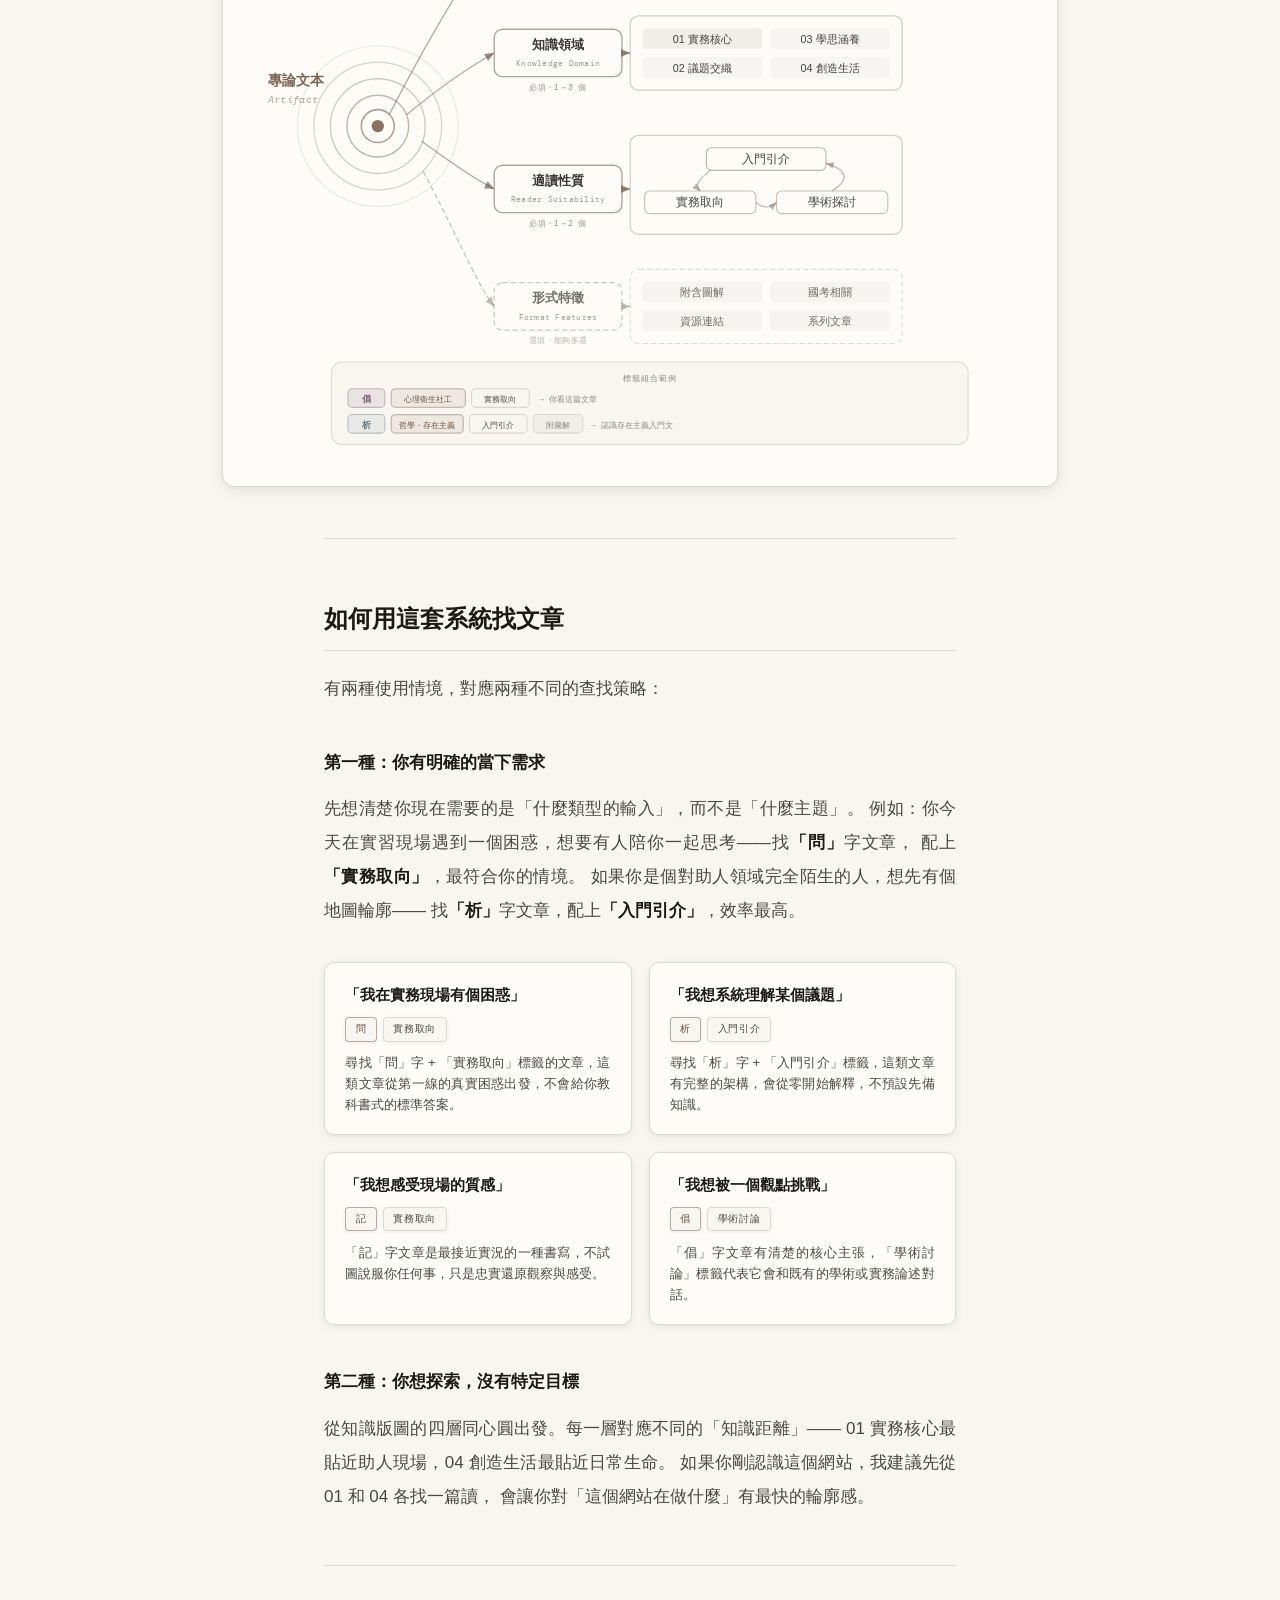
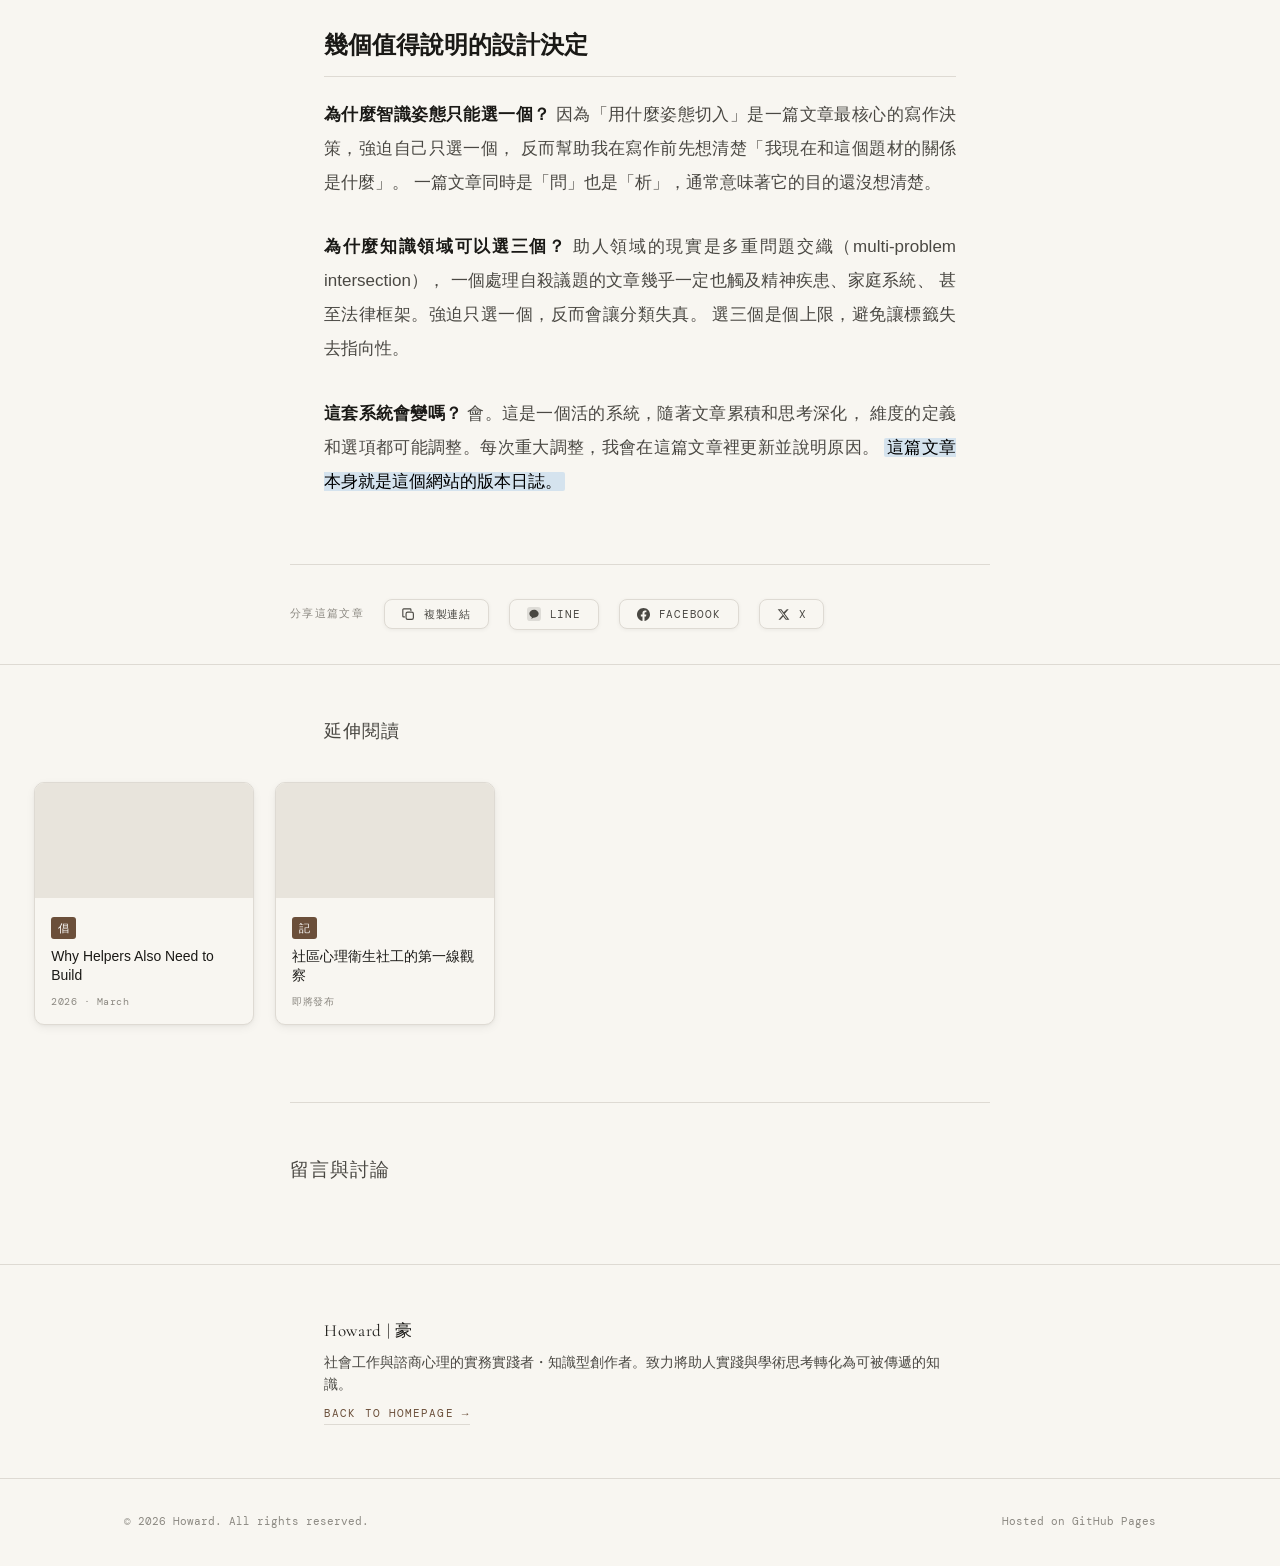
<file: articles/classification-system.html>
<!DOCTYPE html>
<html lang="zh-Hant">
<head>
  <meta charset="UTF-8">
  <meta name="viewport" content="width=device-width, initial-scale=1.0">
  <title>知識地圖：這個網站的分類邏輯體系｜Howard</title>
  <meta name="description" content="一份完整的分類架構說明——四個維度如何交織運作，幫助你找到最相關的文本。">
  <meta name="author" content="Howard">
  <link rel="preconnect" href="https://fonts.googleapis.com">
  <link rel="preconnect" href="https://fonts.gstatic.com" crossorigin>
  <link href="https://fonts.googleapis.com/css2?family=Cormorant+Garamond:ital,wght@0,300;0,400;0,500;0,600;1,300;1,400&family=Manrope:wght@300;400;500;600&family=DM+Mono:wght@300;400&display=swap" rel="stylesheet">

  <style>
    /* ── Design Tokens ────────────────────────────────────── */
    :root {
      --bg:        #F8F6F1;
      --bg-card:   #FDFCF9;
      --ink:       #1A1916;
      --ink-mid:   #4A4843;
      --ink-lite:  #8C8982;
      --accent:    #6B4F3A;
      --border:    #DEDAD3;
      --border-dk: rgba(107,79,58,.25);
      --serif-en:  'Cormorant Garamond', Georgia, serif;
      --sans-en:   'Manrope', 'Helvetica Neue', sans-serif;
      --mono:      'DM Mono', 'Courier New', monospace;
      --zh:        'Microsoft JhengHei', '微軟正黑體', 'PingFang TC', sans-serif;
      --max-w:     700px;
      --toc-w:     188px;
      /* Gesture colours */
      --ask:   #7C6A5B;
      --ana:   #5B7080;
      --rec:   #5B7065;
      --adv:   #7A5B78;
    }

    *, *::before, *::after { box-sizing: border-box; margin: 0; padding: 0; }
    html { font-size: 17px; scroll-behavior: smooth; -webkit-font-smoothing: antialiased; }
    body { background: var(--bg); color: var(--ink); font-family: var(--zh); line-height: 1.8; }
    .container { max-width: var(--max-w); margin: 0 auto; padding: 0 2rem; }

    /* ── Banner ──────────────────────────────────────────── */
    .article-banner {
      width: 100%; height: 260px;
      background-color: #F2EEE7;
      /* 同首頁和第一篇文章相同的 Banner SVG（data URI 內嵌，無需外部檔案） */
      background-image: url('[data-uri]');
      background-size: cover; background-position: center;
      position: relative; overflow: hidden;
    }
    .article-banner::after {
      content: ''; position: absolute;
      bottom: 0; left: 0; right: 0; height: 80px;
      background: linear-gradient(to bottom, transparent, var(--bg));
    }

    /* ── Nav ─────────────────────────────────────────────── */
    .site-nav {
      position: fixed; top: 0; left: 0; right: 0; z-index: 200;
      background: rgba(248,246,241,.92); backdrop-filter: blur(8px);
      border-bottom: 1px solid var(--border);
      transition: box-shadow .3s ease;
    }
    .site-nav.nav-scrolled { box-shadow: 0 2px 12px rgba(0,0,0,.06); }
    .site-nav .inner {
      max-width: 1100px; margin: 0 auto; padding: 0 2rem;
      display: flex; align-items: center; justify-content: space-between;
      height: 64px; transition: height .3s ease;
    }
    .site-nav.nav-scrolled .inner { height: 52px; }
    .nav-brand { display: flex; align-items: center; gap: .65rem; text-decoration: none; }
    .nav-svg-logo { flex-shrink: 0; transition: opacity .2s, width .3s, height .3s; }
    .nav-brand:hover .nav-svg-logo { opacity: .7; }
    .site-nav.nav-scrolled .nav-svg-logo { width: 26px; height: 26px; }
    .nav-name {
      font-family: var(--serif-en); font-size: 1.15rem; font-weight: 400;
      letter-spacing: .04em; color: var(--ink); line-height: 1;
      transition: font-size .3s;
    }
    .site-nav.nav-scrolled .nav-name { font-size: 1.0rem; }
    .nav-back {
      font-family: var(--mono); font-size: .7rem; letter-spacing: .1em;
      color: var(--ink-mid); text-decoration: none; text-transform: uppercase;
      transition: color .2s;
    }
    .nav-back:hover { color: var(--accent); }

    /* ── Floating TOC ────────────────────────────────────── */
    #toc-container {
      position: fixed; top: 50%; right: 0;
      transform: translateY(-50%);
      width: var(--toc-w); max-height: 62vh;
      overflow-y: auto; z-index: 100;
      background: rgba(255,255,255,.86);
      backdrop-filter: blur(12px); -webkit-backdrop-filter: blur(12px);
      border: 1px solid var(--border); border-right: none;
      border-radius: 12px 0 0 12px;
      padding: 1rem 1.1rem;
      box-shadow: -5px 5px 20px rgba(0,0,0,.08), -3px -3px 10px rgba(255,255,255,.7);
      scrollbar-width: none;
      transition: opacity .3s;
    }
    #toc-container::-webkit-scrollbar { display: none; }
    @media(max-width: 1100px) { #toc-container { display: none; } }
    #toc-title {
      font-family: var(--mono); font-size: .58rem; letter-spacing: .14em;
      color: var(--ink-lite); text-transform: uppercase;
      margin-bottom: .7rem; padding-bottom: .5rem; border-bottom: 1px solid var(--border);
    }
    #toc-list { list-style: none; }
    #toc-list li a {
      display: block; font-family: var(--zh); font-size: .72rem;
      color: var(--ink-lite); text-decoration: none;
      padding: .25rem 0 .25rem .5rem; line-height: 1.45;
      border-left: 2px solid transparent; margin-left: -.5rem;
      transition: color .15s, border-color .15s;
    }
    #toc-list li a:hover { color: var(--ink-mid); }
    #toc-list li a.active { color: var(--accent); border-left-color: var(--accent); font-weight: 500; }
    #toc-list li.toc-h3 a { padding-left: 1.2rem; font-size: .67rem; }

    /* ── Article Header ──────────────────────────────────── */
    .article-header { padding: 3rem 0 2.5rem; border-bottom: 1px solid var(--border); }
    .article-cat {
      font-family: var(--mono); font-size: .68rem; letter-spacing: .18em;
      color: var(--accent); text-transform: uppercase; margin-bottom: 1.5rem;
    }
    .article-title {
      font-family: var(--serif-en), var(--zh);
      font-size: clamp(1.35rem, 3vw, 1.9rem);
      font-weight: 500; line-height: 1.2; letter-spacing: -.01em; margin-bottom: 1rem;
    }
    .article-subtitle {
      font-family: var(--zh); font-size: 1rem; font-weight: 300;
      color: var(--ink-mid); line-height: 1.6; margin-bottom: 2rem;
    }
    .article-meta {
      display: flex; align-items: center; gap: 1.5rem;
      font-family: var(--mono); font-size: .65rem; color: var(--ink-lite); letter-spacing: .08em;
      margin-bottom: 1.2rem;
    }
    .article-tags { display: flex; flex-wrap: wrap; gap: .5rem; margin-top: .4rem; }
    .atag {
      font-family: var(--mono); font-size: .62rem; letter-spacing: .08em;
      border-radius: 4px; padding: .22rem .7rem; white-space: nowrap;
      background: var(--bg); box-shadow: 0 1px 4px rgba(0,0,0,.07);
      transition: box-shadow .2s;
    }
    .atag-domain { border: 1.5px solid rgba(107,79,58,.45); color: var(--accent); }
    .atag-reader  { border: 1px solid var(--border); color: var(--ink-mid); }

    /* ── Abstract ────────────────────────────────────────── */
    .article-abstract { margin: .4rem 0 2rem; }
    .article-abstract p {
      font-family: var(--zh); font-size: 1rem !important;
      line-height: 2.0 !important; color: var(--ink-mid) !important;
      margin-bottom: 0 !important;
    }

    /* ── Body prose ──────────────────────────────────────── */
    .article-body { padding: 3.5rem 0 2rem; }
    .article-body p {
      font-size: 1rem; line-height: 2.0; color: var(--ink-mid); margin-bottom: 1.8rem;
      text-align: justify; text-justify: inter-character;
    }
    .article-body h2 {
      font-family: var(--serif-en), var(--zh); font-size: 1.4rem; font-weight: 600;
      color: var(--ink); margin-top: 3.5rem; margin-bottom: 1.2rem;
      padding-bottom: .5rem; border-bottom: 1px solid var(--border);
    }
    .article-body h3 {
      font-family: var(--zh); font-size: 1rem; font-weight: 700;
      color: var(--ink); margin-top: 2.5rem; margin-bottom: .8rem;
    }
    strong { font-weight: 600; color: var(--ink); }
    em { font-style: italic; }
    mark { background: none; border-radius: 2px; padding: 0 .15em; }
    .hl-yellow { background: rgba(250,199,117,.40); }
    .hl-green  { background: rgba(151,196,89,.30); }
    .hl-blue   { background: rgba(55,138,221,.18); }
    .c-accent  { color: var(--accent); }
    .c-muted   { color: var(--ink-lite); }
    .article-body a { color: var(--ink); text-decoration: underline; text-decoration-color: var(--border); text-underline-offset: 3px; transition: color .2s, text-decoration-color .2s; }
    .article-body a:hover { color: var(--accent); text-decoration-color: var(--accent); }
    hr.divider { border: none; border-top: 1px solid var(--border); margin: 3rem 0; }

    /* ── Callout ─────────────────────────────────────────── */
    .callout {
      border-left: 3px solid var(--accent); background: rgba(107,79,58,.05);
      border-radius: 0 8px 8px 0; padding: 1rem 1.4rem; margin: 2rem 0;
    }
    .callout p { margin-bottom: 0 !important; font-size: .92rem !important; }

    /* ── Lists ───────────────────────────────────────────── */
    .article-list {
      font-size: 1rem; line-height: 1.9; color: var(--ink-mid);
      padding-left: 1.6rem; margin-bottom: 1.8rem;
    }
    .article-list li { margin-bottom: .45rem; }
    .article-list li::marker { color: var(--accent); }

    /* ═══════════════════════════════════════════════════════
       ★★★  CLASSIFICATION SYSTEM DIAGRAM STYLES
       ═══════════════════════════════════════════════════════ */

    /* ── Gesture cards (問析記倡) ──────────────────────────── */
    .gesture-grid {
      display: grid; grid-template-columns: repeat(4, minmax(160px, 1fr));
      gap: .9rem; margin: 2rem 0;
    }
    @media(max-width: 640px) { .gesture-grid { grid-template-columns: repeat(2,1fr); } }

    .gesture-card {
      border: 1px solid var(--border);
      height: 100%;  /* stretch to tallest in row */
      border-radius: 10px;
      padding: 1rem 1.1rem;
      background: var(--bg-card);
      box-shadow: 0 3px 10px rgba(0,0,0,.055), 0 1px 3px rgba(0,0,0,.04);
      transition: transform .2s ease, box-shadow .2s ease;
      cursor: default;
    }
    .gesture-card:hover {
      transform: translateY(-3px);
      box-shadow: 0 7px 20px rgba(0,0,0,.09), 0 2px 6px rgba(0,0,0,.05);
    }

    /* Each card has a colour-coded left accent border */
    .gesture-card[data-g="ask"]  { border-left: 3px solid var(--ask); }
    .gesture-card[data-g="ana"]  { border-left: 3px solid var(--ana); }
    .gesture-card[data-g="rec"]  { border-left: 3px solid var(--rec); }
    .gesture-card[data-g="adv"]  { border-left: 3px solid var(--adv); }

    .gc-hanzi {
      font-family: var(--zh); font-size: 1.6rem; font-weight: 600;
      line-height: 1; margin-bottom: .5rem;
    }
    .gesture-card[data-g="ask"] .gc-hanzi { color: var(--ask); }
    .gesture-card[data-g="ana"] .gc-hanzi { color: var(--ana); }
    .gesture-card[data-g="rec"] .gc-hanzi { color: var(--rec); }
    .gesture-card[data-g="adv"] .gc-hanzi { color: var(--adv); }

    .gc-en  { font-family: var(--mono); font-size: .6rem; letter-spacing: .1em; color: var(--ink-lite); text-transform: uppercase; margin-bottom: .6rem; }
    .gc-def { font-family: var(--zh); font-size: .78rem; color: var(--ink-mid); line-height: 1.55;
      text-align: justify; text-justify: inter-character; hyphens: none;
      overflow-wrap: break-word; word-break: normal; }

    /* ── Dimension table ─────────────────────────────────── */
    .dim-table-wrap {
      overflow-x: auto; margin: 2rem 0; border-radius: 10px;
      border: 1px solid var(--border); background: var(--bg-card);
      box-shadow: 0 4px 16px rgba(0,0,0,.065), 0 1px 4px rgba(0,0,0,.045);
    }
    .dim-table {
      width: 100%; border-collapse: collapse;
      font-family: var(--zh); font-size: .80rem; min-width: 520px;
    }
    .dim-table th {
      background: rgba(107,79,58,.07); font-weight: 600; font-size: .74rem;
      letter-spacing: .03em; color: var(--ink);
      padding: .6rem 1rem;
      border-bottom: 1.5px solid rgba(107,79,58,.20);
      border-right: none; text-align: left; vertical-align: middle;
    }
    .dim-table td {
      padding: .6rem 1rem;
      border-bottom: 1px solid rgba(0,0,0,.07);
      border-right: none;
      color: var(--ink-mid); vertical-align: top;
      text-align: justify; text-justify: inter-character;
    }
    .dim-table tr:last-child td { border-bottom: none; }
    .dim-table .num-cell {
      font-family: var(--mono); font-size: .65rem; color: var(--accent);
      letter-spacing: .08em; font-weight: 500; white-space: nowrap;
    }
    .dim-table .name-cell { font-weight: 600; color: var(--ink); }

    /* ── Interactive tree diagram ────────────────────────── */
    .tree-wrap {
      margin: 2.5rem 0; overflow-x: auto;
      border: 1px solid var(--border); border-radius: 12px;
      background: var(--bg-card);
      box-shadow: 0 4px 18px rgba(0,0,0,.07), 0 1px 4px rgba(0,0,0,.045);
      padding: 2rem 1.5rem;
    }
    .tree-wrap svg { display: block; min-width: 580px; width: 100%; }

    /* ── Knowledge domain grid ───────────────────────────── */
    .domain-section {
      border: 1px solid var(--border); border-radius: 12px;
      background: var(--bg-card); margin: .8rem 0 2rem;
      box-shadow: 0 3px 12px rgba(0,0,0,.055), 0 1px 3px rgba(0,0,0,.04);
      overflow: hidden;
    }
    .domain-section-header {
      display: flex; align-items: center; gap: .9rem;
      padding: .75rem 1.2rem;
      background: rgba(107,79,58,.05);
      border-bottom: 1px solid var(--border);
    }
    .domain-num {
      font-family: var(--mono); font-size: .6rem; color: var(--accent);
      letter-spacing: .1em; font-weight: 500;
    }
    .domain-zh  { font-family: var(--zh); font-size: .88rem; font-weight: 600; color: var(--ink); }
    .domain-en  { font-family: var(--sans-en); font-size: .72rem; color: var(--ink-lite); }
    .domain-chips {
      display: flex; flex-wrap: wrap; gap: .5rem; padding: .85rem 1.2rem;
    }
    .domain-chip {
      font-family: var(--mono); font-size: .6rem; letter-spacing: .06em;
      border: 1px solid var(--border); border-radius: 4px;
      padding: .2rem .65rem; background: var(--bg);
      color: var(--ink-mid);
      box-shadow: 0 1px 3px rgba(0,0,0,.06);
      transition: border-color .2s, color .2s;
      cursor: default;
    }
    .domain-chip:hover { border-color: var(--border-dk); color: var(--accent); }

    /* ── Combination example cards ───────────────────────── */
    .combo-grid {
      display: grid; grid-template-columns: 1fr 1fr;
      gap: 1rem; margin: 2rem 0;
    }
    @media(max-width: 540px) { .combo-grid { grid-template-columns: 1fr; } }
    .combo-card {
      border: 1px solid var(--border); border-radius: 10px;
      padding: 1.1rem 1.2rem; background: var(--bg-card);
      box-shadow: 0 3px 10px rgba(0,0,0,.055), 0 1px 3px rgba(0,0,0,.04);
    }
    .combo-title {
      font-family: var(--zh); font-size: .88rem; font-weight: 600;
      color: var(--ink); margin-bottom: .5rem;
    }
    .combo-tags { display: flex; flex-wrap: wrap; gap: .35rem; margin-bottom: .6rem; }
    .combo-tags .atag { font-size: .56rem; padding: .15rem .55rem; }
    .combo-desc { font-family: var(--zh); font-size: .78rem; color: var(--ink-mid); line-height: 1.6;
      text-align: justify; text-justify: inter-character; }

    /* ── Comments（Giscus 留言區）──────────────────────── */
    .comments-section {
      padding: 3rem 0;
      border-top: 1px solid var(--border);
    }
    .comments-title {
      font-family: var(--serif-en), var(--zh);
      font-size: 1.1rem; font-weight: 500;
      color: var(--ink-mid); letter-spacing: .06em;
      margin-bottom: 1.5rem;
    }

    /* ── Footer / Author ─────────────────────────────────── */
    .article-footer { padding: 3rem 0; border-top: 1px solid var(--border); }
    .author-name { font-family: var(--serif-en), var(--zh); font-size: 1rem; font-weight: 400; letter-spacing: .04em; }
    .author-bio  { font-family: var(--zh); font-size: .82rem; color: var(--ink-mid); line-height: 1.6; margin-top: .25rem; }
    .author-home {
      font-family: var(--mono); font-size: .65rem; letter-spacing: .1em;
      color: var(--accent); text-decoration: none; text-transform: uppercase;
      display: inline-block; margin-top: .5rem;
      border-bottom: 1px solid var(--border); padding-bottom: 1px;
      transition: border-color .2s;
    }
    .author-home:hover { border-color: var(--accent); }
    .site-footer { padding: 2rem 0; border-top: 1px solid var(--border); }
    .site-footer .inner { max-width: 1100px; margin: 0 auto; padding: 0 2rem; display: flex; justify-content: space-between; }
    .ft { font-family: var(--mono); font-size: .62rem; color: var(--ink-lite); }

    /* ── Share ───────────────────────────────────────────── */
    .share-section {
      padding: 2rem 0; border-top: 1px solid var(--border);
      display: flex; align-items: center; gap: 1.2rem; flex-wrap: wrap;
    }
    .share-label { font-family: var(--mono); font-size: .65rem; letter-spacing: .12em; color: var(--ink-lite); text-transform: uppercase; }
    .share-btn {
      font-family: var(--mono); font-size: .63rem; letter-spacing: .07em; text-transform: uppercase;
      color: var(--ink-mid); border: 1px solid var(--border); background: var(--bg);
      border-radius: 8px; padding: .45rem 1rem; cursor: pointer; text-decoration: none;
      display: inline-flex; align-items: center; gap: .5rem; line-height: 1;
      transition: border-color .2s, color .2s; box-shadow: 0 1px 4px rgba(0,0,0,.06);
    }
    .share-btn:hover { border-color: var(--accent); color: var(--accent); }
    .share-btn.copied { border-color: #16A34A; color: #16A34A; }

    /* ── Related articles gallery ────────────────────────── */
    .related-articles { padding: 3rem 0; border-top: 1px solid var(--border); }
    .related-title {
      font-family: var(--serif-en); font-size: 1.05rem; font-weight: 500;
      color: var(--ink-mid); letter-spacing: .06em;
      margin-bottom: 1.5rem; padding: 0 2rem;
      max-width: var(--max-w); margin-left: auto; margin-right: auto;
    }
    .related-track-wrap { overflow: hidden; padding-bottom: .5rem; }
    .related-track {
      display: flex; gap: 1.25rem; overflow-x: auto;
      scroll-snap-type: x mandatory; scroll-padding: 0 2rem;
      padding: .5rem 2rem 1rem; scrollbar-width: none;
    }
    .related-track::-webkit-scrollbar { display: none; }
    .related-card {
      flex: 0 0 220px; scroll-snap-align: start; text-decoration: none; color: inherit;
      border: 1px solid var(--border); border-radius: 10px; overflow: hidden;
      background: var(--bg);
      box-shadow: 0 3px 10px rgba(0,0,0,.055), 0 1px 3px rgba(0,0,0,.04);
      transition: box-shadow .25s, transform .25s;
    }
    .related-card:hover { box-shadow: 0 7px 22px rgba(0,0,0,.09); transform: translateY(-3px); }
    .related-card-img  { width: 100%; height: 115px; background: #E8E4DC; background-size: cover; background-position: center; }
    .related-card-body { padding: .8rem .95rem; }
    .related-card-cat  {
      font-family: var(--zh); font-size: .62rem; font-weight: 500; color: #fff;
      background: var(--accent); border-radius: 3px; padding: .1rem .4rem;
      margin-bottom: .45rem; display: inline-block;
    }
    .related-card-title {
      font-family: var(--zh); font-size: .82rem; font-weight: 500;
      color: var(--ink); line-height: 1.4; margin-bottom: .4rem;
      display: -webkit-box; -webkit-line-clamp: 2; -webkit-box-orient: vertical; overflow: hidden;
    }
    .related-card-date { font-family: var(--mono); font-size: .58rem; color: var(--ink-lite); letter-spacing: .05em; }

    /* ============================================================
       ★ 突破容器寬限（Breakout）工具類
       ============================================================
       原理說明（重要）：
         單純的負 margin 只會位移元素，不會自動加寬 block 元素，
         因為 block 元素的 width 繼承自父容器（container 的 inner width）。
         必須同時設定 width: calc(100% + 兩側突破量) 才能真正拓寬。

       .breakout   → 卡片組、表格等，向左右各突破 3rem
       .breakout-xl → 圖表、全景圖等，向左右各突破 6rem（更大空間）

       窄螢幕（<760px）自動取消，避免溢出產生橫向捲軸。
    ============================================================ */
    .breakout {
      width: calc(100% + 6rem);           /* ★ 關鍵：明確設定更寬的 width */
      margin-left:  -3rem;
      margin-right: -3rem;
    }
    .breakout-xl {
      width: calc(100% + 12rem);
      margin-left:  -6rem;
      margin-right: -6rem;
    }
    @media(max-width: 760px) {
      .breakout    { width: 100%; margin-left: 0; margin-right: 0; }
      .breakout-xl { width: 100%; margin-left: 0; margin-right: 0; }
    }


    /* ── Diagram toolbar ─────────────────────────────────────── */
    .diagram-toolbar {
      display: flex; align-items: center; gap: .6rem; flex-wrap: wrap;
      margin-bottom: .75rem;
    }
    .diagram-toolbar-label {
      font-family: var(--mono); font-size: .62rem; letter-spacing: .1em;
      color: var(--ink-lite); text-transform: uppercase; margin-right: .2rem;
    }
    .diag-btn {
      font-family: var(--mono); font-size: .6rem; letter-spacing: .06em;
      color: var(--ink-mid); background: var(--bg-card);
      border: 1px solid var(--border); border-radius: 6px;
      padding: .3rem .7rem; cursor: pointer;
      transition: border-color .2s, color .2s;
      box-shadow: 0 1px 3px rgba(0,0,0,.05);
    }
    .diag-btn:hover { border-color: var(--accent); color: var(--accent); }
    .diag-btn-dl { border-color: rgba(107,79,58,.3); color: var(--accent); }
    .diag-btn-dl:hover { background: rgba(107,79,58,.06); }
    .diagram-hint {
      font-family: var(--mono); font-size: .58rem;
      color: var(--ink-lite); letter-spacing: .05em; margin-left: .4rem;
    }

    /* Ensure SVG inside tree-wrap is always tall enough to read */
    .tree-wrap svg {
      min-width: 720px;
      min-height: 585px;
      width: 100%;
      /* overflow visible so dragged content outside viewBox isn't clipped */
      overflow: visible;
    }

  </style>
</head>
<body>

<!-- Banner -->
<div class="article-banner"></div>

<!-- Nav -->
<nav class="site-nav">
  <div class="inner">
    <a href="../index.html" class="nav-brand">
      <svg class="nav-svg-logo" width="32" height="32" viewBox="0 0 32 32" fill="none">
        <circle cx="16" cy="16" r="13.5" stroke="#6B4F3A" stroke-width="1" opacity=".65"/>
        <line x1="16" y1="25" x2="16" y2="16" stroke="#6B4F3A" stroke-width="1.4" stroke-linecap="round" opacity=".9"/>
        <line x1="16" y1="25" x2="12" y2="27" stroke="#6B4F3A" stroke-width="1" stroke-linecap="round" opacity=".55"/>
        <line x1="16" y1="25" x2="20" y2="27" stroke="#6B4F3A" stroke-width="1" stroke-linecap="round" opacity=".55"/>
        <path d="M155 220 Q130 200 98 178" stroke="none"/>
        <line x1="16" y1="16" x2="10.5" y2="12" stroke="#6B4F3A" stroke-width="1.3" stroke-linecap="round" opacity=".85"/>
        <line x1="16" y1="16" x2="21.5" y2="12" stroke="#6B4F3A" stroke-width="1.3" stroke-linecap="round" opacity=".85"/>
        <line x1="16" y1="16" x2="16"   y2="10" stroke="#6B4F3A" stroke-width="1.2" stroke-linecap="round" opacity=".85"/>
        <line x1="10.5" y1="12" x2="8"  y2="9.5" stroke="#6B4F3A" stroke-width=".9" stroke-linecap="round" opacity=".7"/>
        <line x1="10.5" y1="12" x2="12" y2="9"   stroke="#6B4F3A" stroke-width=".9" stroke-linecap="round" opacity=".7"/>
        <line x1="21.5" y1="12" x2="20" y2="9"   stroke="#6B4F3A" stroke-width=".9" stroke-linecap="round" opacity=".7"/>
        <line x1="21.5" y1="12" x2="24" y2="9.5" stroke="#6B4F3A" stroke-width=".9" stroke-linecap="round" opacity=".7"/>
        <line x1="16"   y1="10" x2="14" y2="7.5" stroke="#6B4F3A" stroke-width=".9" stroke-linecap="round" opacity=".7"/>
        <line x1="16"   y1="10" x2="18" y2="7.5" stroke="#6B4F3A" stroke-width=".9" stroke-linecap="round" opacity=".7"/>
      </svg>
      <span class="nav-name">Howard</span>
    </a>
    <a href="../index.html#writing" class="nav-back">&larr; All Writing</a>
  </div>
</nav>

<!-- Floating TOC -->
<div id="toc-container">
  <p id="toc-title">目錄 Contents</p>
  <ul id="toc-list"></ul>
</div>

<!-- Article Header -->
<header class="article-header">
  <div class="container">
    <p class="article-cat">析 &middot; Analysis</p>
    <h1 class="article-title">知識地圖：這個網站的分類邏輯體系</h1>
    <p class="article-subtitle">四個維度如何交織運作，幫助你找到最相關的文本——以及幫助我思考更清楚地書寫</p>
    <div class="article-meta">
      <span>2026 &middot; Mar 20</span>
      <span>約 10 分鐘閱讀</span>
    </div>
    <div class="article-tags">
      <span class="atag atag-domain">知識創作</span>
      <span class="atag atag-domain">分類系統</span>
      <span class="atag atag-reader">網站導覽</span>
    </div>
  </div>
</header>

<!-- Article Body -->
<main>
<article class="article-body">
<div class="container">

  <!-- Abstract -->
  <div class="article-abstract">
    <p>
      任何一個知識生產者遲早都會面對這個問題：<strong>當文章越積越多，怎麼讓讀者（也讓自己）找得到？</strong>
      這篇文章是這個網站的「地圖說明書」——解釋我用哪四個維度來標記每一篇文本，
      以及這套系統背後的思考邏輯。理解這個架構，能讓你在閱讀任何一篇文章之前，
      就快速判斷「這篇適不適合我現在的需求」。
    </p>
  </div>

  <!-- S1 -->
  <h2 id="why">為什麼需要一套分類系統？</h2>

  <p>
    大多數知識型部落格的分類邏輯都是「主題分類」——精神健康、社會工作、讀書心得——
    這很直觀，但有一個盲點：<mark class="hl-yellow">同一個主題下的文章可以有截然不同的用途。</mark>
    一篇「關於心理衛生社工的文章」可以是：給完全不認識這個領域的人看的入門介紹；
    也可以是一個實務工作者的田野觀察筆記；也可以是一篇論證某個政策改革方向的倡議文章。
    光靠「主題」這一個維度，你無從得知這篇文章要帶你去哪裡。
  </p>

  <p>
    這套四維度分類系統試圖解決這個問題。它不只告訴你「這篇在談什麼」，
    還告訴你「作者用什麼姿態在思考」、「這篇適合什麼背景的讀者」、
    以及「這篇的形式特徵有什麼特別之處」。
    四個維度疊加在一起，讀者只需要掃一眼標籤組合，就能在幾秒內決定這篇文章現在適不適合自己。
  </p>

  <hr class="divider">

  <!-- S2 -->
  <h2 id="overview">四維度系統總覽</h2>

  <p>在進入每個維度的細節之前，先看一下整體結構：</p>

  <!-- OVERVIEW TABLE -->
  <!--
    表格欄寬設計說明：
      維度  (8%)  → white-space:nowrap 確保「維度」不換行
      名稱  (12%) → 四個漢字寬剛好
      回答的問題 (44%) → 最寬，讓問句在一行內顯示
      標籤樣式 (20%) → 標籤 chip 的空間
      每篇文章 (16%) → 短描述
    所有 <td> 皆 vertical-align:middle（垂直置中）+ text-align:left（左對齊）
    rowspan 行高由 padding 控制，四列高度視覺上一致
  -->
  <div class="dim-table-wrap breakout" style="margin-top:.5rem">
    <table class="dim-table" style="table-layout:fixed;">
      <colgroup>
        <col style="width:8%">
        <col style="width:12%">
        <col style="width:44%">
        <col style="width:20%">
        <col style="width:16%">
      </colgroup>
      <thead>
        <tr>
          <th style="white-space:nowrap;text-align:center;vertical-align:middle">維度</th>
          <th style="white-space:nowrap;text-align:left;vertical-align:middle">名稱</th>
          <th style="white-space:nowrap;text-align:left;vertical-align:middle">回答的問題</th>
          <th style="white-space:nowrap;text-align:left;vertical-align:middle">標籤樣式</th>
          <th style="white-space:nowrap;text-align:left;vertical-align:middle">每篇文章</th>
        </tr>
      </thead>
      <tbody>
        <tr>
          <td class="num-cell" style="white-space:nowrap;text-align:center;vertical-align:middle;padding:.75rem .6rem">Ⅰ</td>
          <td class="name-cell" style="white-space:nowrap;text-align:left;vertical-align:middle;padding:.75rem .7rem">智識姿態</td>
          <td style="white-space:nowrap;text-align:left;vertical-align:middle;padding:.75rem .8rem">作者是以什麼視角切入這個題材的？</td>
          <td style="text-align:left;vertical-align:middle;padding:.75rem .7rem">
            <span style="font-family:var(--mono);font-size:.72rem;background:rgba(107,79,58,.08);padding:.1rem .5rem;border-radius:3px;color:var(--accent)">倡</span>
          </td>
          <td style="white-space:nowrap;text-align:left;vertical-align:middle;padding:.75rem .7rem">必填・單選</td>
        </tr>
        <tr>
          <td class="num-cell" style="white-space:nowrap;text-align:center;vertical-align:middle;padding:.75rem .6rem">Ⅱ</td>
          <td class="name-cell" style="white-space:nowrap;text-align:left;vertical-align:middle;padding:.75rem .7rem">知識領域</td>
          <td style="white-space:nowrap;text-align:left;vertical-align:middle;padding:.75rem .8rem">這篇文章屬於哪個知識地圖的座標？</td>
          <td style="text-align:left;vertical-align:middle;padding:.75rem .7rem">
            <span class="atag atag-domain" style="font-size:.6rem">心理衛生社工</span>
          </td>
          <td style="white-space:nowrap;text-align:left;vertical-align:middle;padding:.75rem .7rem">必填・1–3 個</td>
        </tr>
        <tr>
          <td class="num-cell" style="white-space:nowrap;text-align:center;vertical-align:middle;padding:.75rem .6rem">Ⅲ</td>
          <td class="name-cell" style="white-space:nowrap;text-align:left;vertical-align:middle;padding:.75rem .7rem">讀者適用性</td>
          <td style="white-space:nowrap;text-align:left;vertical-align:middle;padding:.75rem .8rem">這篇文章適合什麼背景的讀者？</td>
          <td style="text-align:left;vertical-align:middle;padding:.75rem .7rem">
            <span class="atag atag-reader" style="font-size:.6rem">實務取向</span>
          </td>
          <td style="white-space:nowrap;text-align:left;vertical-align:middle;padding:.75rem .7rem">必填・1–2 個</td>
        </tr>
        <tr>
          <td class="num-cell" style="white-space:nowrap;text-align:center;vertical-align:middle;padding:.75rem .6rem">Ⅳ</td>
          <td class="name-cell" style="white-space:nowrap;text-align:left;vertical-align:middle;padding:.75rem .7rem">形式特徵</td>
          <td style="white-space:nowrap;text-align:left;vertical-align:middle;padding:.75rem .8rem">這篇文章有什麼特殊的形式資訊？</td>
          <td style="text-align:left;vertical-align:middle;padding:.75rem .7rem">
            <span class="atag" style="font-size:.6rem;border:1px solid var(--border);color:var(--ink-lite)">含圖解</span>
          </td>
          <td style="white-space:nowrap;text-align:left;vertical-align:middle;padding:.75rem .7rem">選填・有才加</td>
        </tr>
      </tbody>
    </table>
  </div>

  <hr class="divider">

  <!-- S3 -->
  <h2 id="dimension-1">維度一：智識姿態（四種切入方式）</h2>

  <p>
    每一篇文章的誕生，都來自作者和某個題材之間的某種「關係」。
    我把這種關係分成四種姿態，借用漢字的精準性來命名。
    這不只是分類標籤，更是一種對寫作目的的誠實宣告——
    <strong>讓讀者在閱讀之前就知道這篇文章要帶他們去哪裡。</strong>
  </p>

  <!-- GESTURE CARDS -->
  <div class="gesture-grid breakout">
    <div class="gesture-card" data-g="ask">
      <div class="gc-hanzi">問</div>
      <div class="gc-en">Question</div>
      <div class="gc-def">從一個真實的困惑出發。文章的核心是一個我自己還沒有完整答案的問題，終點是「更好的問題」或「暫時的理解」，而不是結論。</div>
    </div>
    <div class="gesture-card" data-g="ana">
      <div class="gc-hanzi">析</div>
      <div class="gc-en">Analyze</div>
      <div class="gc-def">對一個現象或概念進行有系統的拆解與重建。有清晰的分析框架，試圖說明「為什麼是這樣」，而不只是「是什麼」。</div>
    </div>
    <div class="gesture-card" data-g="rec">
      <div class="gc-hanzi">記</div>
      <div class="gc-en">Record</div>
      <div class="gc-def">忠實地保存一段經歷、觀察或田野現場。重點是真實性和細節，而非論證。適合實習日誌、田野筆記、讀書摘要。</div>
    </div>
    <div class="gesture-card" data-g="adv">
      <div class="gc-hanzi">倡</div>
      <div class="gc-en">Advocate</div>
      <div class="gc-def">持有一個明確立場，目的是說服讀者。文章結構以論證為主，有清晰的核心主張和反駁潛在異議的努力。</div>
    </div>
  </div>

  <div class="callout">
    <p><strong>給讀者的閱讀提示：</strong>如果你現在需要的是「快速獲得確定答案」，「問」字文章可能不適合你——它讓你和困惑一起坐著思考。如果你想理解一個議題的來龍去脈，找「析」；如果你想知道現場是什麼感覺，找「記」；如果你想要被一個觀點說服（或反駁），找「倡」。</p>
  </div>

  <hr class="divider">

  <!-- S4 -->
  <h2 id="dimension-2">維度二：知識領域（四層同心圓）</h2>

  <p>
    知識領域的分類採用<strong>四層同心圓架構</strong>：從最核心的雙軌專業實踐，
    向外延伸到跨議題交織領域、學術思想涵養，最外層則是創造與生活實踐。
    這個架構不是「哪個比較重要」的價值判斷，而是描述各領域和
    <mark class="hl-green">「助人×知識生產」這個核心交叉點</mark>的距離關係。
  </p>

  <!-- DOMAIN SECTIONS -->
  <div class="domain-section">
    <div class="domain-section-header">
      <span class="domain-num">01</span>
      <span class="domain-zh">實務核心專業</span>
      <span class="domain-en">Core Practice Disciplines</span>
    </div>
    <div class="domain-chips">
      <span class="domain-chip">社會工作學</span>
      <span class="domain-chip">諮商心理學</span>
      <span class="domain-chip">心理衛生社會工作</span>
    </div>
  </div>

  <div class="domain-section">
    <div class="domain-section-header">
      <span class="domain-num">02</span>
      <span class="domain-zh">議題交織領域</span>
      <span class="domain-en">Intersecting Issue Domains</span>
    </div>
    <div class="domain-chips">
      <span class="domain-chip">精神疾患與物質濫用</span>
      <span class="domain-chip">自殺防治</span>
      <span class="domain-chip">司法矯治</span>
      <span class="domain-chip">暴力保護與社安網</span>
      <span class="domain-chip">身心障礙與脆弱家庭</span>
    </div>
  </div>

  <div class="domain-section">
    <div class="domain-section-header">
      <span class="domain-num">03</span>
      <span class="domain-zh">學術思想涵養</span>
      <span class="domain-en">Academic &amp; Intellectual Foundations</span>
    </div>
    <div class="domain-chips">
      <span class="domain-chip">哲學・存在主義</span>
      <span class="domain-chip">社會學・人類學</span>
      <span class="domain-chip">心理學・神經科學</span>
      <span class="domain-chip">法律・歷史學</span>
      <span class="domain-chip">經濟學・社會福利</span>
    </div>
  </div>

  <div class="domain-section">
    <div class="domain-section-header">
      <span class="domain-num">04</span>
      <span class="domain-zh">創造與生活實踐</span>
      <span class="domain-en">Creation &amp; Life Practice</span>
    </div>
    <div class="domain-chips">
      <span class="domain-chip">知識生產・自媒體</span>
      <span class="domain-chip">個人財務・財富自由</span>
      <span class="domain-chip">創新與創投思維</span>
    </div>
  </div>

  <hr class="divider">

  <!-- S5 -->
  <h2 id="dimension-3-4">維度三與四：讀者適用性與形式特徵</h2>

  <h3 id="dim3">維度三：讀者適用性</h3>
  <p>這個維度回答的問題是：「這篇文章預設讀者有多少背景知識？」目前有三個選項。</p>

  <div class="dim-table-wrap">
    <table class="dim-table">
      <thead>
        <tr><th>標籤</th><th>適合的讀者</th><th>文章的特徵</th></tr>
      </thead>
      <tbody>
        <tr>
          <td><strong>入門引介</strong></td>
          <td>完全沒有相關背景也能讀</td>
          <td>大量解釋術語，強調脈絡，不預設先備知識</td>
        </tr>
        <tr>
          <td><strong>實務取向</strong></td>
          <td>有實務工作或實習經驗的讀者</td>
          <td>強調現場應用、具體案例，術語不會特別解釋</td>
        </tr>
        <tr>
          <td><strong>學術討論</strong></td>
          <td>熟悉相關學術文獻的讀者</td>
          <td>有引用、有論證、有對話既有文獻的意圖</td>
        </tr>
      </tbody>
    </table>
  </div>

  <h3 id="dim4">維度四：形式特徵（選填）</h3>
  <p>
    這個維度是選填的附加資訊，只有在特定形式特徵「對讀者有決策意義」時才加。
    目前設計了以下幾種：
  </p>
  <ul class="article-list">
    <li><strong>附有圖解</strong>——文章包含自製的概念圖、流程圖或視覺化圖解</li>
    <li><strong>含資源連結</strong>——文章末尾有整理好的延伸閱讀或外部資源清單</li>
    <li><strong>系列文章</strong>——這篇是某個主題系列的一部分，建議依序閱讀</li>
    <li><strong>國考相關</strong>——內容和社工師或心理師國家考試有直接關聯</li>
  </ul>

  <hr class="divider">

  <!-- S6 – SYSTEM DIAGRAM -->
  <h2 id="system-diagram">系統全景圖：四維度如何交織運作</h2>

  <p>下面這張圖把四個維度的關係視覺化。每一篇文章都可以被理解為從這個三維空間裡的一個「座標點」——由姿態（縱深）、領域（橫軸）、適用性（高度）三個主要維度定位，再加上形式特徵作為附屬標記。</p>

  <!-- 圖表工具列 -->
  <div class="diagram-toolbar">
    <span class="diagram-toolbar-label">互動操作</span>
    <button class="diag-btn" onclick="zoomIn()">＋ 放大</button>
    <button class="diag-btn" onclick="zoomOut()">－ 縮小</button>
    <button class="diag-btn" onclick="resetZoom()">↺ 重置</button>
    <button class="diag-btn diag-btn-dl" onclick="downloadSVG()">↓ 下載圖表</button>
    <span class="diagram-hint">可拖曳・滾輪縮放</span>
  </div>

  <!-- INTERACTIVE TREE DIAGRAM -->
  <div class="tree-wrap breakout-xl" id="diagram-wrap">
    <svg id="main-diagram-svg"
      viewBox="0 0 760 585"
      xmlns="http://www.w3.org/2000/svg"
      style="cursor:grab;touch-action:none;">

      <defs>
        <marker id="m-main" markerWidth="8" markerHeight="8"
          refX="7" refY="4" orient="auto">
          <path d="M0,1 L7,4 L0,7 Z" fill="rgba(107,79,58,.65)"/>
        </marker>
        <marker id="m-sub" markerWidth="8" markerHeight="8"
          refX="7" refY="4" orient="auto">
          <path d="M0,1 L7,4 L0,7 Z" fill="rgba(107,79,58,.42)"/>
        </marker>
        <marker id="m-dash" markerWidth="8" markerHeight="8"
          refX="7" refY="4" orient="auto">
          <path d="M0,1 L7,4 L0,7 Z" fill="rgba(140,137,130,.52)"/>
        </marker>
      </defs>

      <!-- ═══════════════════════════════════════════════════
           CONCENTRIC CIRCLES
           cx=125, cy=268
           Ring 1 (r=16)  = 智識姿態  ← innermost
           Ring 2 (r=30)  = 知識領域
           Ring 3 (r=46)  = 適讀性質
           Ring 4 (r=62)  = 形式特徵
           Ring 5 (r=78)  = decorative outer, no arm
           Centre dot     = 專論文本 (the artifact itself)
      ═══════════════════════════════════════════════════ -->
      <circle cx="125" cy="268" r="78" fill="none"
        stroke="rgba(107,79,58,.11)" stroke-width="1.2"/>
      <circle cx="125" cy="268" r="62" fill="none"
        stroke="rgba(107,79,58,.22)" stroke-width="1.3"/>
      <circle cx="125" cy="268" r="46" fill="none"
        stroke="rgba(107,79,58,.30)" stroke-width="1.3"/>
      <circle cx="125" cy="268" r="30" fill="none"
        stroke="rgba(107,79,58,.40)" stroke-width="1.4"/>
      <circle cx="125" cy="268" r="16" fill="none"
        stroke="rgba(107,79,58,.54)" stroke-width="1.5"/>
      <circle cx="125" cy="268" r="6"  fill="rgba(107,79,58,.80)"/>

      <!-- Label: 專論文本 / Artifact — outside circles, left side -->
      <text x="18" y="228"
        font-family="'Microsoft JhengHei','PingFang TC',sans-serif"
        font-size="14" font-weight="600" fill="rgba(107,79,58,.88)">專論文本</text>
      <text x="18" y="246"
        font-family="'DM Mono','Courier New',monospace"
        font-size="9.5" font-style="italic"
        fill="rgba(107,79,58,.52)" letter-spacing="0.04em">Artifact</text>

      <!-- ═══════════════════════════════════════════════════
           BEZIER ARMS — each departs from its OWN ring
           Departure points (computed from angle cx→dim-box-centre):
             Ring1 (r=16): (136, 257)  → Row1 dim-box at y=88
             Ring2 (r=30): (153, 257)  → Row2 dim-box at y=197
             Ring3 (r=46): (168, 283)  → Row3 dim-box at y=329
             Ring4 (r=62): (169, 312)  → Row4 dim-box at y=443
      ═══════════════════════════════════════════════════ -->

      <!-- Arm 1: Ring1 → 智識姿態 (upward-right) -->
      <path d="M136,257 C168,195 208,125 238,88"
        stroke="rgba(107,79,58,.48)" stroke-width="1.3" fill="none"
        marker-end="url(#m-main)"/>

      <!-- Arm 2: Ring2 → 知識領域 (gently upward-right) -->
      <path d="M153,257 C183,232 215,210 238,197"
        stroke="rgba(107,79,58,.48)" stroke-width="1.3" fill="none"
        marker-end="url(#m-main)"/>

      <!-- Arm 3: Ring3 → 適讀性質 (slightly downward-right) -->
      <path d="M168,283 C198,305 220,320 238,329"
        stroke="rgba(107,79,58,.48)" stroke-width="1.3" fill="none"
        marker-end="url(#m-main)"/>

      <!-- Arm 4: Ring4 → 形式特徵 (downward-right, dashed) -->
      <path d="M169,312 C198,365 220,420 238,443"
        stroke="rgba(140,137,130,.48)" stroke-width="1.3" fill="none"
        stroke-dasharray="5 3" marker-end="url(#m-dash)"/>

      <!-- ═══════════════════════════════════════════════════
           ROW 1 — 智識姿態   dim-box top y=65, cy=88
      ═══════════════════════════════════════════════════ -->
      <rect x="238" y="65" width="124" height="46" rx="8"
        fill="#FDFCF9" stroke="rgba(107,79,58,.50)" stroke-width="1.3"/>
      <text x="300" y="84" text-anchor="middle"
        font-family="'Microsoft JhengHei','PingFang TC',sans-serif"
        font-size="12.5" font-weight="600" fill="rgba(26,25,22,.86)">智識姿態</text>
      <text x="300" y="101" text-anchor="middle"
        font-family="'DM Mono','Courier New',monospace"
        font-size="8" fill="rgba(140,137,130,.88)" letter-spacing="0.03em">Intellectual Gesture</text>
      <text x="300" y="124" text-anchor="middle"
        font-family="'DM Mono','Courier New',monospace"
        font-size="7.5" fill="rgba(107,79,58,.62)" letter-spacing="0.04em">必填・只能單選</text>

      <!-- arm dim→content -->
      <line x1="362" y1="88" x2="370" y2="88"
        stroke="rgba(107,79,58,.55)" stroke-width="1.3"
        marker-end="url(#m-main)"/>

      <!-- Content box: 2×2 gesture tags
           outer: x=370, y=50, w=148, h=76
           inner padding 12px; tags 58×22, gap 8
      -->
      <rect x="370" y="50" width="148" height="76" rx="8"
        fill="#FDFCF9" stroke="rgba(107,79,58,.28)" stroke-width="1.2"/>

      <!-- 問 Q  (col1, row1): x=382, y=62 -->
      <rect x="382" y="62" width="58" height="22" rx="5"
        fill="rgba(124,106,91,.12)" stroke="rgba(124,106,91,.44)" stroke-width="1"/>
      <text x="398" y="77"
        font-family="'Microsoft JhengHei','PingFang TC',sans-serif"
        font-size="12" font-weight="600" fill="#7C6A5B">問</text>
      <text x="419" y="77"
        font-family="'DM Mono','Courier New',monospace"
        font-size="8.5" fill="rgba(124,106,91,.64)">Q</text>

      <!-- 析 A  (col2, row1): x=448, y=62 -->
      <rect x="448" y="62" width="58" height="22" rx="5"
        fill="rgba(91,112,128,.10)" stroke="rgba(91,112,128,.44)" stroke-width="1"/>
      <text x="461" y="77"
        font-family="'Microsoft JhengHei','PingFang TC',sans-serif"
        font-size="12" font-weight="600" fill="#5B7080">析</text>
      <text x="483" y="77"
        font-family="'DM Mono','Courier New',monospace"
        font-size="8.5" fill="rgba(91,112,128,.64)">A</text>

      <!-- 記 R  (col1, row2): x=382, y=92 -->
      <rect x="382" y="92" width="58" height="22" rx="5"
        fill="rgba(91,112,101,.10)" stroke="rgba(91,112,101,.44)" stroke-width="1"/>
      <text x="398" y="107"
        font-family="'Microsoft JhengHei','PingFang TC',sans-serif"
        font-size="12" font-weight="600" fill="#5B7065">記</text>
      <text x="419" y="107"
        font-family="'DM Mono','Courier New',monospace"
        font-size="8.5" fill="rgba(91,112,101,.64)">R</text>

      <!-- 倡 A  (col2, row2): x=448, y=92 -->
      <rect x="448" y="92" width="58" height="22" rx="5"
        fill="rgba(122,91,120,.10)" stroke="rgba(122,91,120,.44)" stroke-width="1"/>
      <text x="461" y="107"
        font-family="'Microsoft JhengHei','PingFang TC',sans-serif"
        font-size="12" font-weight="600" fill="#7A5B78">倡</text>
      <text x="483" y="107"
        font-family="'DM Mono','Courier New',monospace"
        font-size="8.5" fill="rgba(122,91,120,.64)">A</text>

      <!-- ═══════════════════════════════════════════════════
           ROW 2 — 知識領域   dim-box top y=174, cy=197
      ═══════════════════════════════════════════════════ -->
      <rect x="238" y="174" width="124" height="46" rx="8"
        fill="#FDFCF9" stroke="rgba(107,79,58,.50)" stroke-width="1.3"/>
      <text x="300" y="193" text-anchor="middle"
        font-family="'Microsoft JhengHei','PingFang TC',sans-serif"
        font-size="12.5" font-weight="600" fill="rgba(26,25,22,.86)">知識領域</text>
      <text x="300" y="210" text-anchor="middle"
        font-family="'DM Mono','Courier New',monospace"
        font-size="8" fill="rgba(140,137,130,.88)" letter-spacing="0.03em">Knowledge Domain</text>
      <text x="300" y="233" text-anchor="middle"
        font-family="'DM Mono','Courier New',monospace"
        font-size="7.5" fill="rgba(107,79,58,.62)" letter-spacing="0.04em">必填・1～3 個</text>

      <line x1="362" y1="197" x2="370" y2="197"
        stroke="rgba(107,79,58,.55)" stroke-width="1.3"
        marker-end="url(#m-main)"/>

      <!-- Content: 2×2 domain cells  outer: x=370, y=161, w=264, h=72 -->
      <rect x="370" y="161" width="264" height="72" rx="8"
        fill="#FDFCF9" stroke="rgba(107,79,58,.28)" stroke-width="1.2"/>
      <rect x="382" y="173" width="116" height="20" rx="4"
        fill="rgba(107,79,58,.08)" stroke="none"/>
      <text x="440" y="187" text-anchor="middle"
        font-family="'Microsoft JhengHei','PingFang TC',sans-serif"
        font-size="10.5" fill="rgba(26,25,22,.80)">01 實務核心</text>
      <rect x="506" y="173" width="116" height="20" rx="4"
        fill="rgba(107,79,58,.04)" stroke="none"/>
      <text x="564" y="187" text-anchor="middle"
        font-family="'Microsoft JhengHei','PingFang TC',sans-serif"
        font-size="10.5" fill="rgba(26,25,22,.80)">03 學思涵養</text>
      <rect x="382" y="201" width="116" height="20" rx="4"
        fill="rgba(107,79,58,.04)" stroke="none"/>
      <text x="440" y="215" text-anchor="middle"
        font-family="'Microsoft JhengHei','PingFang TC',sans-serif"
        font-size="10.5" fill="rgba(26,25,22,.80)">02 議題交織</text>
      <rect x="506" y="201" width="116" height="20" rx="4"
        fill="rgba(107,79,58,.04)" stroke="none"/>
      <text x="564" y="215" text-anchor="middle"
        font-family="'Microsoft JhengHei','PingFang TC',sans-serif"
        font-size="10.5" fill="rgba(26,25,22,.80)">04 創造生活</text>

      <!-- ═══════════════════════════════════════════════════
           ROW 3 — 適讀性質   dim-box top y=306, cy=329
      ═══════════════════════════════════════════════════ -->
      <rect x="238" y="306" width="124" height="46" rx="8"
        fill="#FDFCF9" stroke="rgba(107,79,58,.50)" stroke-width="1.3"/>
      <text x="300" y="325" text-anchor="middle"
        font-family="'Microsoft JhengHei','PingFang TC',sans-serif"
        font-size="12.5" font-weight="600" fill="rgba(26,25,22,.86)">適讀性質</text>
      <text x="300" y="342" text-anchor="middle"
        font-family="'DM Mono','Courier New',monospace"
        font-size="8" fill="rgba(140,137,130,.88)" letter-spacing="0.03em">Reader Suitability</text>
      <text x="300" y="365" text-anchor="middle"
        font-family="'DM Mono','Courier New',monospace"
        font-size="7.5" fill="rgba(107,79,58,.62)" letter-spacing="0.04em">必填・1～2 個</text>

      <line x1="362" y1="329" x2="370" y2="329"
        stroke="rgba(107,79,58,.55)" stroke-width="1.3"
        marker-end="url(#m-main)"/>

      <!-- Content: triangle layout
           outer box: x=370, y=277, w=264, h=96
           outer cx=502
           入門引介: x=444, y=289, w=116, h=22  (cx=502 ✓)
           實務取向: x=384, y=331, w=108, h=22  (cx=438)
           學術探討: x=512, y=331, w=108, h=22  (cx=566)
      -->
      <rect x="370" y="277" width="264" height="96" rx="8"
        fill="#FDFCF9" stroke="rgba(107,79,58,.28)" stroke-width="1.2"/>

      <rect x="444" y="289" width="116" height="22" rx="5"
        fill="none" stroke="rgba(107,79,58,.40)" stroke-width="1.1"/>
      <text x="502" y="304" text-anchor="middle"
        font-family="'Microsoft JhengHei','PingFang TC',sans-serif"
        font-size="11.5" fill="rgba(26,25,22,.80)">入門引介</text>

      <rect x="384" y="331" width="108" height="22" rx="5"
        fill="none" stroke="rgba(107,79,58,.35)" stroke-width="1.1"/>
      <text x="438" y="346" text-anchor="middle"
        font-family="'Microsoft JhengHei','PingFang TC',sans-serif"
        font-size="11.5" fill="rgba(26,25,22,.80)">實務取向</text>

      <rect x="512" y="331" width="108" height="22" rx="5"
        fill="none" stroke="rgba(107,79,58,.35)" stroke-width="1.1"/>
      <text x="566" y="346" text-anchor="middle"
        font-family="'Microsoft JhengHei','PingFang TC',sans-serif"
        font-size="11.5" fill="rgba(26,25,22,.80)">學術探討</text>

      <!-- Triangle arrows:
           ① 入門引介 bottom-left → 實務取向 top  -->
      <path d="M448,311 Q430,324 438,331"
        stroke="rgba(107,79,58,.42)" stroke-width="1.1" fill="none"
        marker-end="url(#m-sub)"/>
      <!-- ② 實務取向 right → 學術探討 left -->
      <path d="M492,342 Q502,351 512,342"
        stroke="rgba(107,79,58,.42)" stroke-width="1.1" fill="none"
        marker-end="url(#m-sub)"/>
      <!-- ③ 學術探討 top-right → 入門引介 right -->
      <path d="M566,331 Q592,314 560,304"
        stroke="rgba(107,79,58,.42)" stroke-width="1.1" fill="none"
        marker-end="url(#m-sub)"/>

      <!-- ═══════════════════════════════════════════════════
           ROW 4 — 形式特徵   dim-box top y=420, cy=443  DASHED
      ═══════════════════════════════════════════════════ -->
      <rect x="238" y="420" width="124" height="46" rx="8"
        fill="#FDFCF9" stroke="rgba(140,137,130,.46)" stroke-width="1.2"
        stroke-dasharray="5 3"/>
      <text x="300" y="439" text-anchor="middle"
        font-family="'Microsoft JhengHei','PingFang TC',sans-serif"
        font-size="12.5" font-weight="600" fill="rgba(74,72,67,.78)">形式特徵</text>
      <text x="300" y="456" text-anchor="middle"
        font-family="'DM Mono','Courier New',monospace"
        font-size="8" fill="rgba(140,137,130,.84)" letter-spacing="0.03em">Format Features</text>
      <text x="300" y="479" text-anchor="middle"
        font-family="'DM Mono','Courier New',monospace"
        font-size="7.5" fill="rgba(140,137,130,.62)" letter-spacing="0.04em">選填・能夠多選</text>

      <line x1="362" y1="443" x2="370" y2="443"
        stroke="rgba(140,137,130,.48)" stroke-width="1.3"
        stroke-dasharray="3 2" marker-end="url(#m-dash)"/>

      <!-- Content: 2×2 dashed cells  outer: x=370, y=407, w=264, h=72 -->
      <rect x="370" y="407" width="264" height="72" rx="8"
        fill="#FDFCF9" stroke="rgba(140,137,130,.28)" stroke-width="1.1"
        stroke-dasharray="5 3"/>
      <rect x="382" y="419" width="116" height="20" rx="4"
        fill="rgba(140,137,130,.07)" stroke="none"/>
      <text x="440" y="433" text-anchor="middle"
        font-family="'Microsoft JhengHei','PingFang TC',sans-serif"
        font-size="10.5" fill="rgba(74,72,67,.78)">附含圖解</text>
      <rect x="506" y="419" width="116" height="20" rx="4"
        fill="rgba(140,137,130,.07)" stroke="none"/>
      <text x="564" y="433" text-anchor="middle"
        font-family="'Microsoft JhengHei','PingFang TC',sans-serif"
        font-size="10.5" fill="rgba(74,72,67,.78)">國考相關</text>
      <rect x="382" y="447" width="116" height="20" rx="4"
        fill="rgba(140,137,130,.07)" stroke="none"/>
      <text x="440" y="461" text-anchor="middle"
        font-family="'Microsoft JhengHei','PingFang TC',sans-serif"
        font-size="10.5" fill="rgba(74,72,67,.78)">資源連結</text>
      <rect x="506" y="447" width="116" height="20" rx="4"
        fill="rgba(140,137,130,.07)" stroke="none"/>
      <text x="564" y="461" text-anchor="middle"
        font-family="'Microsoft JhengHei','PingFang TC',sans-serif"
        font-size="10.5" fill="rgba(74,72,67,.78)">系列文章</text>

      <!-- ═══════════════════════════════════════════════════
           BOTTOM: 標籤組合範例 (preserved)
      ═══════════════════════════════════════════════════ -->
      <rect x="80" y="497" width="618" height="80" rx="10"
        fill="rgba(248,246,241,.92)" stroke="#DEDAD3" stroke-width="1"/>
      <text x="389" y="515" text-anchor="middle"
        font-family="'DM Mono','Courier New',monospace"
        font-size="8" fill="#8C8982" letter-spacing="1">標籤組合範例</text>

      <rect x="96" y="523" width="36" height="18" rx="4"
        fill="rgba(122,91,120,.12)" stroke="rgba(122,91,120,.4)" stroke-width="1"/>
      <text x="114" y="536" text-anchor="middle" font-size="9" font-weight="600"
        font-family="'Microsoft JhengHei','PingFang TC',sans-serif" fill="#7A5B78">倡</text>
      <rect x="138" y="523" width="72" height="18" rx="4"
        fill="rgba(107,79,58,.08)" stroke="rgba(107,79,58,.35)" stroke-width="1.2"/>
      <text x="174" y="536" text-anchor="middle" font-size="7.5"
        font-family="'Microsoft JhengHei','PingFang TC',sans-serif" fill="#6B4F3A">心理衛生社工</text>
      <rect x="216" y="523" width="56" height="18" rx="4"
        fill="none" stroke="rgba(107,79,58,.20)" stroke-width="1"/>
      <text x="244" y="536" text-anchor="middle" font-size="7.5"
        font-family="'Microsoft JhengHei','PingFang TC',sans-serif" fill="#4A4843">實務取向</text>
      <text x="282" y="536" font-size="7.5"
        font-family="'DM Mono','Courier New',monospace" fill="#8C8982">→ 你看這篇文章</text>

      <rect x="96" y="548" width="36" height="18" rx="4"
        fill="rgba(91,112,128,.10)" stroke="rgba(91,112,128,.4)" stroke-width="1"/>
      <text x="114" y="561" text-anchor="middle" font-size="9" font-weight="600"
        font-family="'Microsoft JhengHei','PingFang TC',sans-serif" fill="#5B7080">析</text>
      <rect x="138" y="548" width="70" height="18" rx="4"
        fill="rgba(107,79,58,.08)" stroke="rgba(107,79,58,.35)" stroke-width="1.2"/>
      <text x="173" y="561" text-anchor="middle" font-size="7.5"
        font-family="'Microsoft JhengHei','PingFang TC',sans-serif" fill="#6B4F3A">哲學・存在主義</text>
      <rect x="214" y="548" width="56" height="18" rx="4"
        fill="none" stroke="rgba(107,79,58,.20)" stroke-width="1"/>
      <text x="242" y="561" text-anchor="middle" font-size="7.5"
        font-family="'Microsoft JhengHei','PingFang TC',sans-serif" fill="#4A4843">入門引介</text>
      <rect x="276" y="548" width="48" height="18" rx="4"
        fill="rgba(140,137,130,.08)" stroke="rgba(140,137,130,.25)" stroke-width="1"/>
      <text x="300" y="561" text-anchor="middle" font-size="7.5"
        font-family="'Microsoft JhengHei','PingFang TC',sans-serif" fill="#8C8982">附圖解</text>
      <text x="332" y="561" font-size="7.5"
        font-family="'DM Mono','Courier New',monospace" fill="#8C8982">→ 認識存在主義入門文</text>
    </svg>
  </div>

  <hr class="divider">

  <!-- S7 -->
  <h2 id="how-to-use">如何用這套系統找文章</h2>

  <p>有兩種使用情境，對應兩種不同的查找策略：</p>

  <h3 id="use-by-need">第一種：你有明確的當下需求</h3>
  <p>
    先想清楚你現在需要的是「什麼類型的輸入」，而不是「什麼主題」。
    例如：你今天在實習現場遇到一個困惑，想要有人陪你一起思考——找<strong>「問」</strong>字文章，
    配上<strong>「實務取向」</strong>，最符合你的情境。
    如果你是個對助人領域完全陌生的人，想先有個地圖輪廓——
    找<strong>「析」</strong>字文章，配上<strong>「入門引介」</strong>，效率最高。
  </p>

  <!-- COMBO EXAMPLES -->
  <div class="combo-grid">
    <div class="combo-card">
      <div class="combo-title">「我在實務現場有個困惑」</div>
      <div class="combo-tags">
        <span class="atag atag-domain">問</span>
        <span class="atag atag-reader">實務取向</span>
      </div>
      <div class="combo-desc">尋找「問」字 + 「實務取向」標籤的文章，這類文章從第一線的真實困惑出發，不會給你教科書式的標準答案。</div>
    </div>
    <div class="combo-card">
      <div class="combo-title">「我想系統理解某個議題」</div>
      <div class="combo-tags">
        <span class="atag atag-domain">析</span>
        <span class="atag atag-reader">入門引介</span>
      </div>
      <div class="combo-desc">尋找「析」字 + 「入門引介」標籤，這類文章有完整的架構，會從零開始解釋，不預設先備知識。</div>
    </div>
    <div class="combo-card">
      <div class="combo-title">「我想感受現場的質感」</div>
      <div class="combo-tags">
        <span class="atag atag-domain">記</span>
        <span class="atag atag-reader">實務取向</span>
      </div>
      <div class="combo-desc">「記」字文章是最接近實況的一種書寫，不試圖說服你任何事，只是忠實還原觀察與感受。</div>
    </div>
    <div class="combo-card">
      <div class="combo-title">「我想被一個觀點挑戰」</div>
      <div class="combo-tags">
        <span class="atag atag-domain">倡</span>
        <span class="atag atag-reader">學術討論</span>
      </div>
      <div class="combo-desc">「倡」字文章有清楚的核心主張，「學術討論」標籤代表它會和既有的學術或實務論述對話。</div>
    </div>
  </div>

  <h3 id="use-by-map">第二種：你想探索，沒有特定目標</h3>
  <p>
    從知識版圖的四層同心圓出發。每一層對應不同的「知識距離」——
    01 實務核心最貼近助人現場，04 創造生活最貼近日常生命。
    如果你剛認識這個網站，我建議先從 01 和 04 各找一篇讀，
    會讓你對「這個網站在做什麼」有最快的輪廓感。
  </p>

  <hr class="divider">

  <!-- S8 -->
  <h2 id="notes">幾個值得說明的設計決定</h2>

  <p>
    <strong>為什麼智識姿態只能選一個？</strong>
    因為「用什麼姿態切入」是一篇文章最核心的寫作決策，強迫自己只選一個，
    反而幫助我在寫作前先想清楚「我現在和這個題材的關係是什麼」。
    一篇文章同時是「問」也是「析」，通常意味著它的目的還沒想清楚。
  </p>

  <p>
    <strong>為什麼知識領域可以選三個？</strong>
    助人領域的現實是多重問題交織（multi-problem intersection），
    一個處理自殺議題的文章幾乎一定也觸及精神疾患、家庭系統、
    甚至法律框架。強迫只選一個，反而會讓分類失真。
    選三個是個上限，避免讓標籤失去指向性。
  </p>

  <p>
    <strong>這套系統會變嗎？</strong>
    會。這是一個活的系統，隨著文章累積和思考深化，
    維度的定義和選項都可能調整。每次重大調整，我會在這篇文章裡更新並說明原因。
    <mark class="hl-blue">這篇文章本身就是這個網站的版本日誌。</mark>
  </p>

</div>
</article>
</main>

<!-- Share -->
<section class="share-section container">
  <span class="share-label">分享這篇文章</span>
  <button class="share-btn" id="copy-link-btn" onclick="copyLink(this)">
    <svg width="13" height="13" viewBox="0 0 16 16" fill="none" style="flex-shrink:0">
      <rect x="5" y="5" width="9" height="9" rx="2" stroke="currentColor" stroke-width="1.4" fill="none"/>
      <path d="M3 11H2a1 1 0 01-1-1V2a1 1 0 011-1h8a1 1 0 011 1v1" stroke="currentColor" stroke-width="1.4" stroke-linecap="round" fill="none"/>
    </svg>
    複製連結
  </button>
  <a class="share-btn" id="share-line" href="#" target="_blank" rel="noopener">
    <svg width="14" height="14" viewBox="0 0 36 36" style="flex-shrink:0">
      <rect width="36" height="36" rx="8" fill="currentColor" opacity=".15"/>
      <path d="M18 7C11.373 7 6 11.477 6 17c0 4.01 2.627 7.502 6.518 9.297-.254.949-.81 3.03-.93 3.499-.145.574.21.567.442.413.18-.12 2.9-1.917 4.073-2.69.615.089 1.248.135 1.897.135 6.627 0 12-4.477 12-10S24.627 7 18 7z" fill="currentColor"/>
    </svg>LINE
  </a>
  <a class="share-btn" id="share-fb" href="#" target="_blank" rel="noopener">
    <svg width="13" height="13" viewBox="0 0 24 24" style="flex-shrink:0">
      <path d="M24 12.073c0-6.627-5.373-12-12-12s-12 5.373-12 12c0 5.99 4.388 10.954 10.125 11.854v-8.385H7.078v-3.47h3.047V9.43c0-3.007 1.792-4.669 4.533-4.669 1.312 0 2.686.235 2.686.235v2.953H15.83c-1.491 0-1.956.925-1.956 1.874v2.25h3.328l-.532 3.47h-2.796v8.385C19.612 23.027 24 18.062 24 12.073z" fill="currentColor"/>
    </svg>Facebook
  </a>
  <a class="share-btn" id="share-x" href="#" target="_blank" rel="noopener">
    <svg width="13" height="13" viewBox="0 0 24 24" style="flex-shrink:0">
      <path d="M18.244 2.25h3.308l-7.227 8.26 8.502 11.24H16.17l-4.714-6.231-5.401 6.231H2.746l7.73-8.835L1.254 2.25H8.08l4.253 5.622zm-1.161 17.52h1.833L7.084 4.126H5.117z" fill="currentColor"/>
    </svg>X
  </a>
</section>

<!-- Related -->
<section class="related-articles">
  <h2 class="related-title">延伸閱讀</h2>
  <div class="related-track-wrap">
    <div class="related-track">
      <a href="why-helpers-need-to-build.html" class="related-card">
        <div class="related-card-img"></div>
        <div class="related-card-body">
          <span class="related-card-cat">倡</span>
          <p class="related-card-title">Why Helpers Also Need to Build</p>
          <p class="related-card-date">2026 &middot; March</p>
        </div>
      </a>
      <a href="#" class="related-card">
        <div class="related-card-img"></div>
        <div class="related-card-body">
          <span class="related-card-cat">記</span>
          <p class="related-card-title">社區心理衛生社工的第一線觀察</p>
          <p class="related-card-date">即將發布</p>
        </div>
      </a>
    </div>
  </div>
</section>

<!-- ============================================================
     留言區（Giscus）✅ 已完整啟用
     ============================================================ -->
<section class="comments-section container">
  <h2 class="comments-title">留言與討論</h2>
  <div class="giscus-wrap">
    <script src="https://giscus.app/client.js"
        data-repo="howard-social-work/howard-social-work.github.io"
        data-repo-id="R_kgDORre7fQ"
        data-category="General"
        data-category-id="DIC_kwDORre7fc4C4333"
        data-mapping="pathname"
        data-strict="0"
        data-reactions-enabled="0"
        data-emit-metadata="0"
        data-input-position="bottom"
        data-theme="https://howard-social-work.github.io/giscus-theme.css"
        data-lang="zh-TW"
        crossorigin="anonymous"
        async>
    </script>
  </div>
</section>

<!-- Author Footer -->
<section class="article-footer">
  <div class="container">
    <p class="author-name">Howard &vert; 豪</p>
    <p class="author-bio">社會工作與諮商心理的實務實踐者・知識型創作者。致力將助人實踐與學術思考轉化為可被傳遞的知識。</p>
    <a href="../index.html" class="author-home">Back to homepage &rarr;</a>
  </div>
</section>

<footer class="site-footer">
  <div class="inner">
    <p class="ft">&copy; 2026 Howard. All rights reserved.</p>
    <p class="ft">Hosted on GitHub Pages</p>
  </div>
</footer>

<script>
/* Scroll-aware nav */
(function(){
  var nav = document.querySelector('.site-nav');
  if(!nav) return;
  window.addEventListener('scroll', function(){
    nav.classList.toggle('nav-scrolled', window.scrollY > 60);
  }, {passive:true});
})();

/* Share buttons */
(function(){
  var u = encodeURIComponent(window.location.href);
  var t = encodeURIComponent(document.title);
  var l = document.getElementById('share-line');
  var f = document.getElementById('share-fb');
  var x = document.getElementById('share-x');
  if(l) l.href = 'https://social-plugins.line.me/lineit/share?url='+u;
  if(f) f.href = 'https://www.facebook.com/sharer/sharer.php?u='+u;
  if(x) x.href = 'https://twitter.com/intent/tweet?url='+u+'&text='+t;
})();

function copyLink(btn){
  var orig = btn.innerHTML;
  navigator.clipboard.writeText(window.location.href).then(function(){
    btn.innerHTML='&#10003; 已複製'; btn.classList.add('copied');
    setTimeout(function(){ btn.innerHTML=orig; btn.classList.remove('copied'); },2000);
  });
}

/* TOC auto-generate */
document.addEventListener('DOMContentLoaded', function(){
  var article  = document.querySelector('.article-body');
  if(!article) return;
  var headings = article.querySelectorAll('h2[id], h3[id]');
  var tocList  = document.getElementById('toc-list');
  if(!tocList || !headings.length) return;

  headings.forEach(function(h){
    var li = document.createElement('li');
    li.className = h.tagName==='H3' ? 'toc-h3' : 'toc-h2';
    var a = document.createElement('a');
    a.href = '#'+h.id;
    a.textContent = h.textContent.trim();
    a.addEventListener('click', function(e){
      e.preventDefault();
      document.getElementById(h.id).scrollIntoView({behavior:'smooth'});
    });
    li.appendChild(a);
    tocList.appendChild(li);
  });

  var links = tocList.querySelectorAll('a');
  var obs   = new IntersectionObserver(function(entries){
    entries.forEach(function(e){
      if(e.isIntersecting){
        links.forEach(function(a){
          a.classList.toggle('active', a.getAttribute('href')==='#'+e.target.id);
        });
      }
    });
  }, {rootMargin:'-56px 0px -75% 0px'});
  headings.forEach(function(h){ obs.observe(h); });
});
</script>
<script>
/* ============================================================
   互動式圖表：縮放、拖曳、下載
   ============================================================ */
(function() {
  var svg   = document.getElementById('main-diagram-svg');
  var wrap  = document.getElementById('diagram-wrap');
  if (!svg || !wrap) return;

  /* Current transform state */
  var scale  = 1;
  var tx     = 0;
  var ty     = 0;
  var minS   = 0.4;
  var maxS   = 4.0;

  function applyTransform() {
    /* Apply zoom + pan by modifying the viewBox */
    /* We achieve zoom by scaling the viewBox dimensions,
       pan by offsetting the origin */
    var baseW = 620, baseH = 400;
    var w = baseW / scale;
    var h = baseH / scale;
    var ox = -tx / scale;
    var oy = -ty / scale;
    svg.setAttribute('viewBox', ox + ' ' + oy + ' ' + w + ' ' + h);
  }

  /* ── Zoom controls ─────────────────────────────────────── */
  window.zoomIn = function() {
    scale = Math.min(maxS, scale * 1.25);
    applyTransform();
  };
  window.zoomOut = function() {
    scale = Math.max(minS, scale / 1.25);
    applyTransform();
  };
  window.resetZoom = function() {
    scale = 1; tx = 0; ty = 0;
    svg.setAttribute('viewBox', '0 0 620 400');
  };

  /* ── Mouse wheel zoom ──────────────────────────────────── */
  wrap.addEventListener('wheel', function(e) {
    e.preventDefault();
    var delta = e.deltaY < 0 ? 1.12 : 0.89;
    scale = Math.min(maxS, Math.max(minS, scale * delta));
    applyTransform();
  }, { passive: false });

  /* ── Drag to pan ───────────────────────────────────────── */
  var dragging = false;
  var lastX = 0, lastY = 0;

  svg.addEventListener('mousedown', function(e) {
    dragging = true;
    lastX = e.clientX; lastY = e.clientY;
    svg.style.cursor = 'grabbing';
    e.preventDefault();
  });
  window.addEventListener('mousemove', function(e) {
    if (!dragging) return;
    var dx = e.clientX - lastX;
    var dy = e.clientY - lastY;
    lastX = e.clientX; lastY = e.clientY;
    tx += dx; ty += dy;
    applyTransform();
  });
  window.addEventListener('mouseup', function() {
    dragging = false;
    svg.style.cursor = 'grab';
  });

  /* ── Touch drag (mobile) ───────────────────────────────── */
  var lastTX = 0, lastTY = 0;
  svg.addEventListener('touchstart', function(e) {
    if (e.touches.length === 1) {
      lastTX = e.touches[0].clientX;
      lastTY = e.touches[0].clientY;
    }
  }, { passive: true });
  svg.addEventListener('touchmove', function(e) {
    if (e.touches.length === 1) {
      var dx = e.touches[0].clientX - lastTX;
      var dy = e.touches[0].clientY - lastTY;
      lastTX = e.touches[0].clientX;
      lastTY = e.touches[0].clientY;
      tx += dx; ty += dy;
      applyTransform();
      e.preventDefault();
    }
  }, { passive: false });

  /* ── Download SVG ──────────────────────────────────────── */
  window.downloadSVG = function() {
    /* Capture current state and include embedded fonts/styles */
    var clone = svg.cloneNode(true);
    /* Reset viewBox to full diagram for the download */
    clone.setAttribute('viewBox', '0 0 620 400');
    clone.setAttribute('width',  '1240');
    clone.setAttribute('height', '800');
    /* Inject the page CSS variables as a <style> block inside SVG
       so the downloaded file is self-contained */
    var styleEl = document.createElement('style');
    styleEl.textContent = "svg { font-family: 'DM Mono', 'Courier New', monospace; }";
    clone.insertBefore(styleEl, clone.firstChild);

    var serializer = new XMLSerializer();
    var svgStr = serializer.serializeToString(clone);
    var blob = new Blob([svgStr], { type: 'image/svg+xml;charset=utf-8' });
    var url  = URL.createObjectURL(blob);
    var link = document.createElement('a');
    link.href     = url;
    link.download = 'howard-classification-system.svg';
    document.body.appendChild(link);
    link.click();
    document.body.removeChild(link);
    setTimeout(function() { URL.revokeObjectURL(url); }, 1000);
  };

  /* ── Hover: show cursor grab affordance ─────────────────── */
  svg.addEventListener('mouseenter', function() {
    if (!dragging) svg.style.cursor = 'grab';
  });

})();
</script>

</body>
</html>
</file>
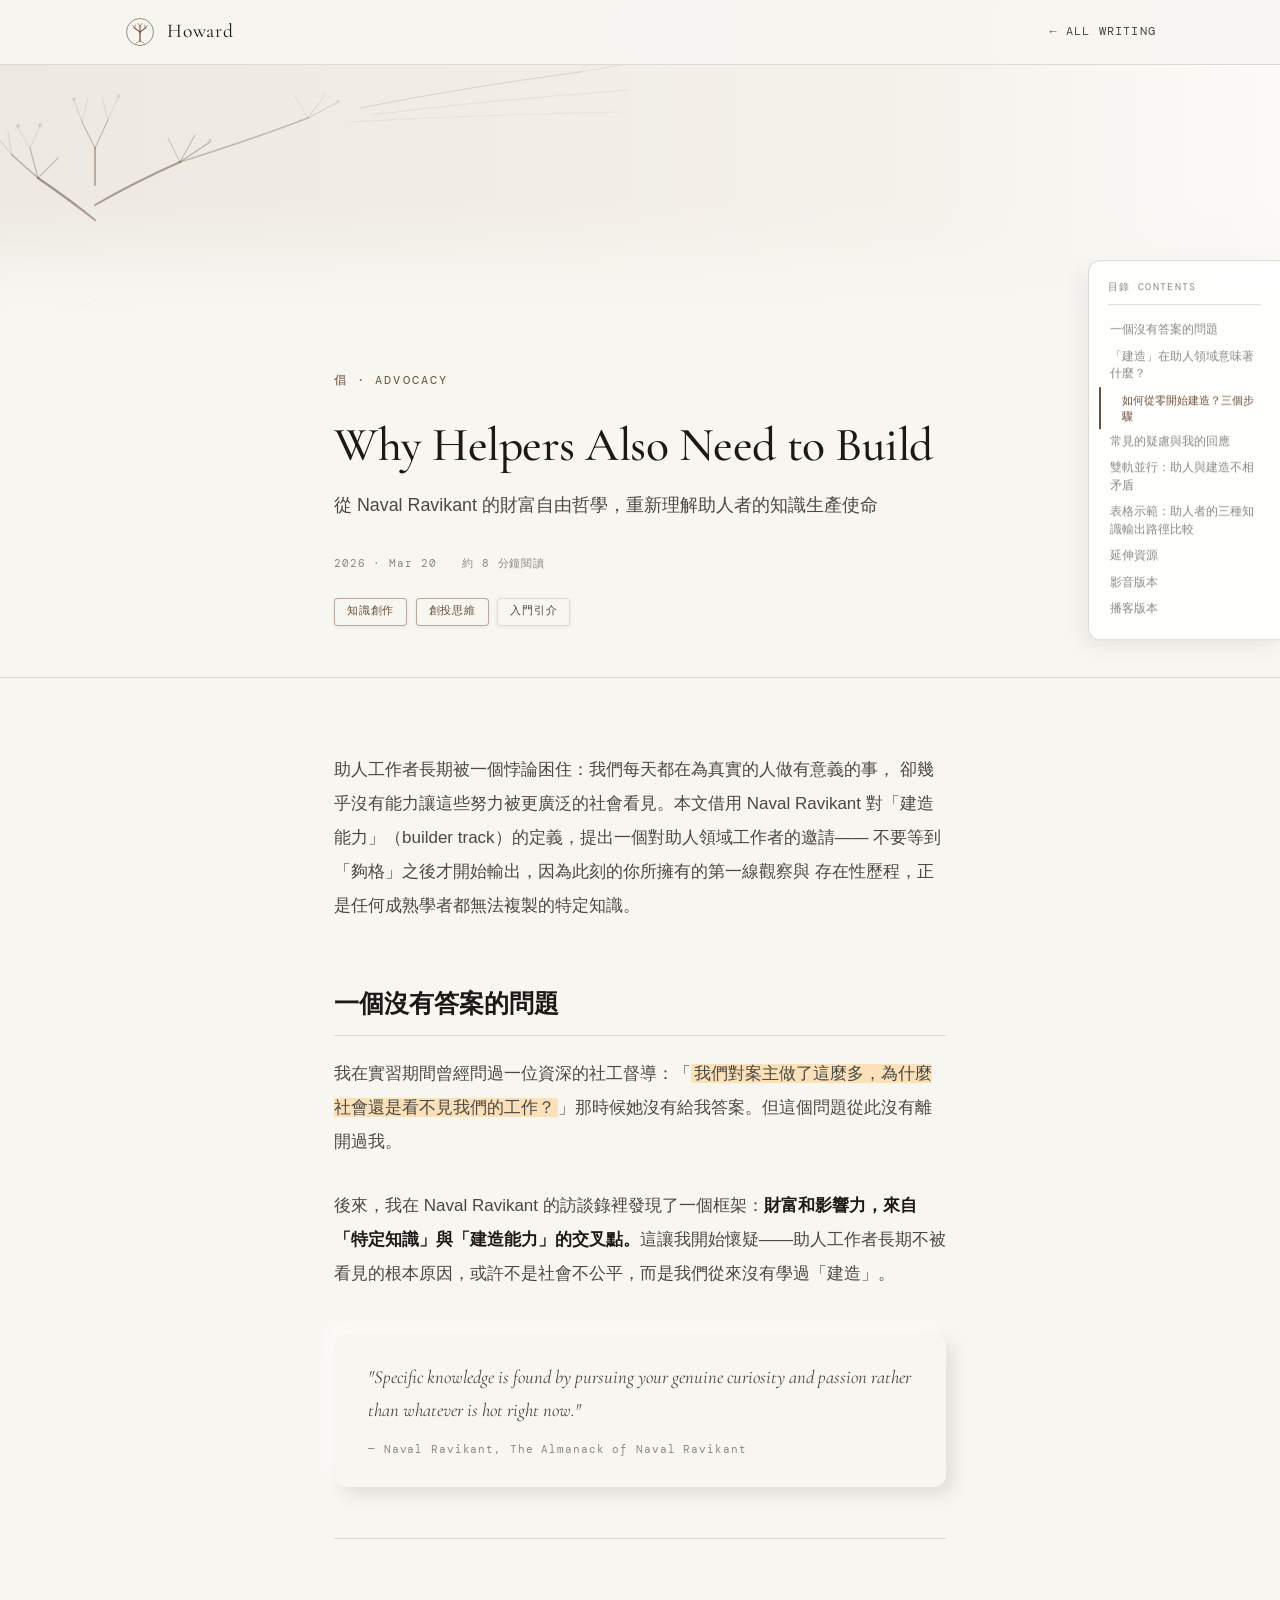
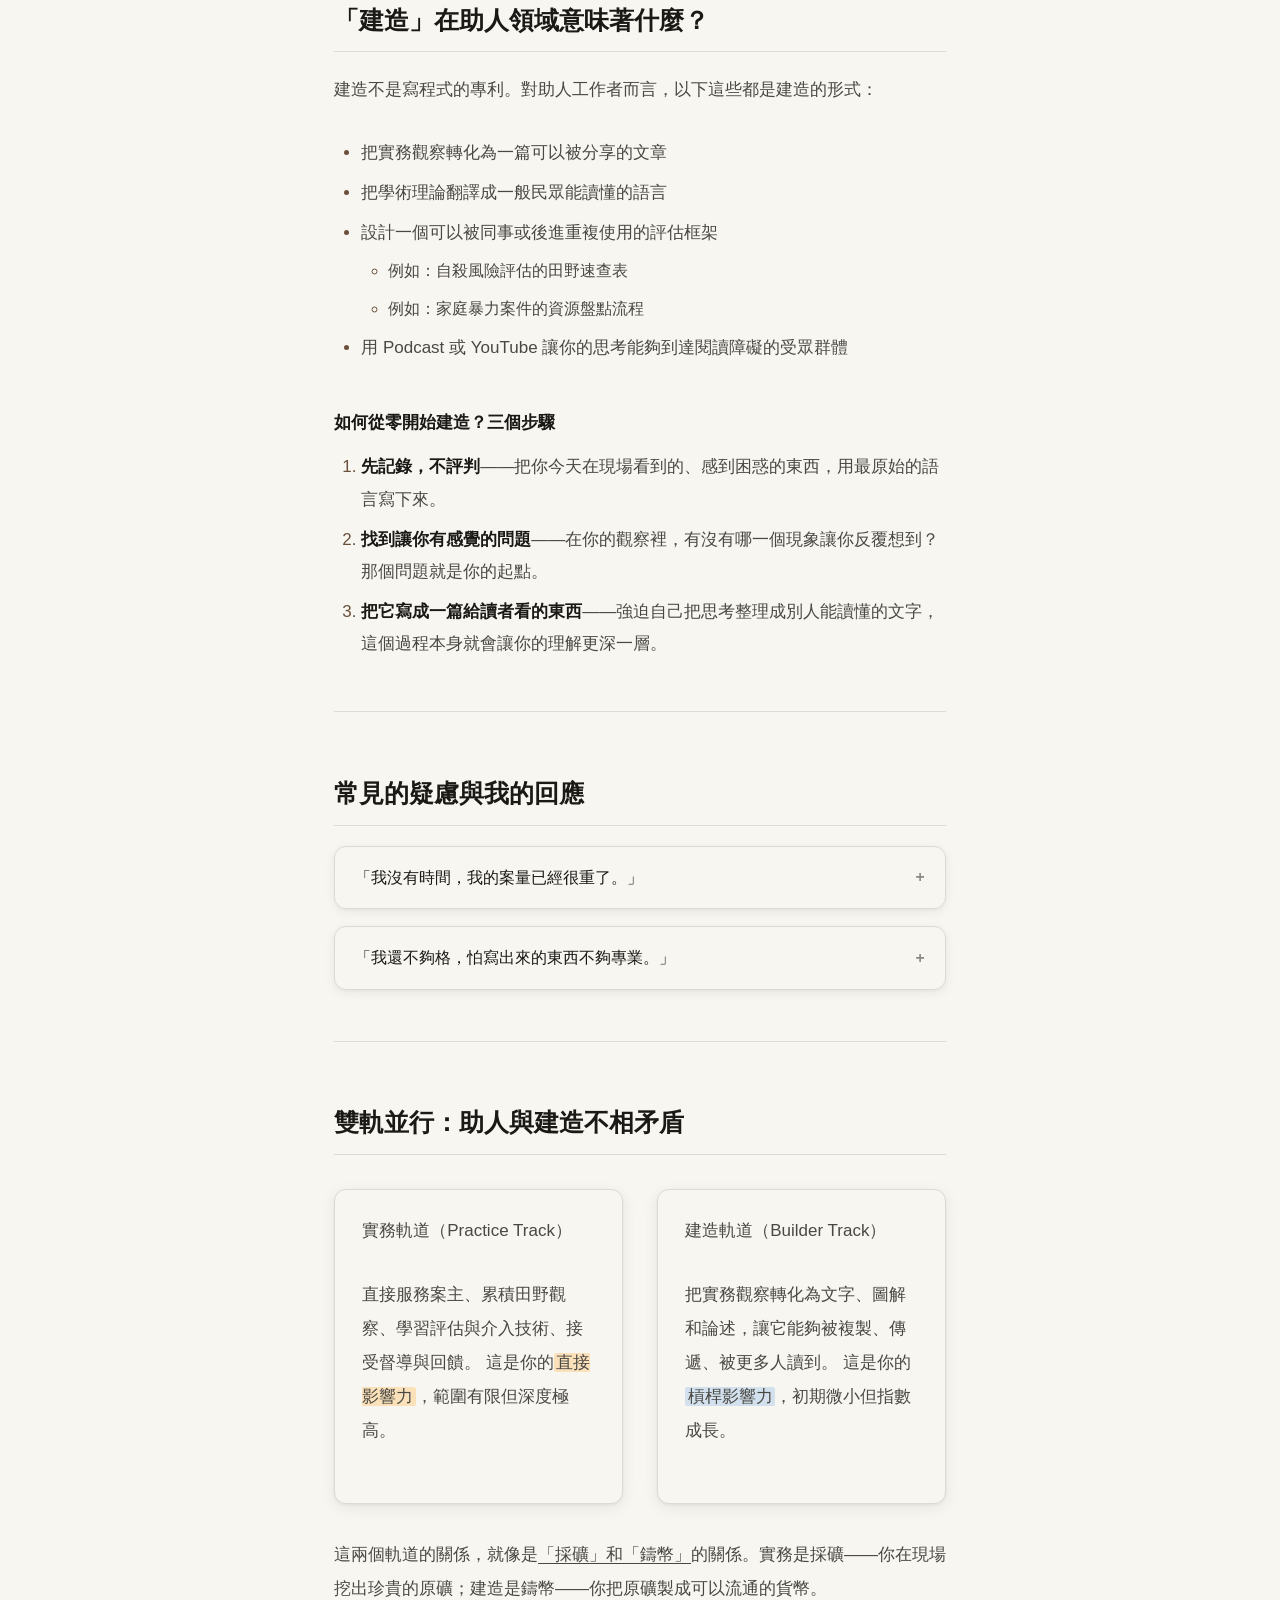
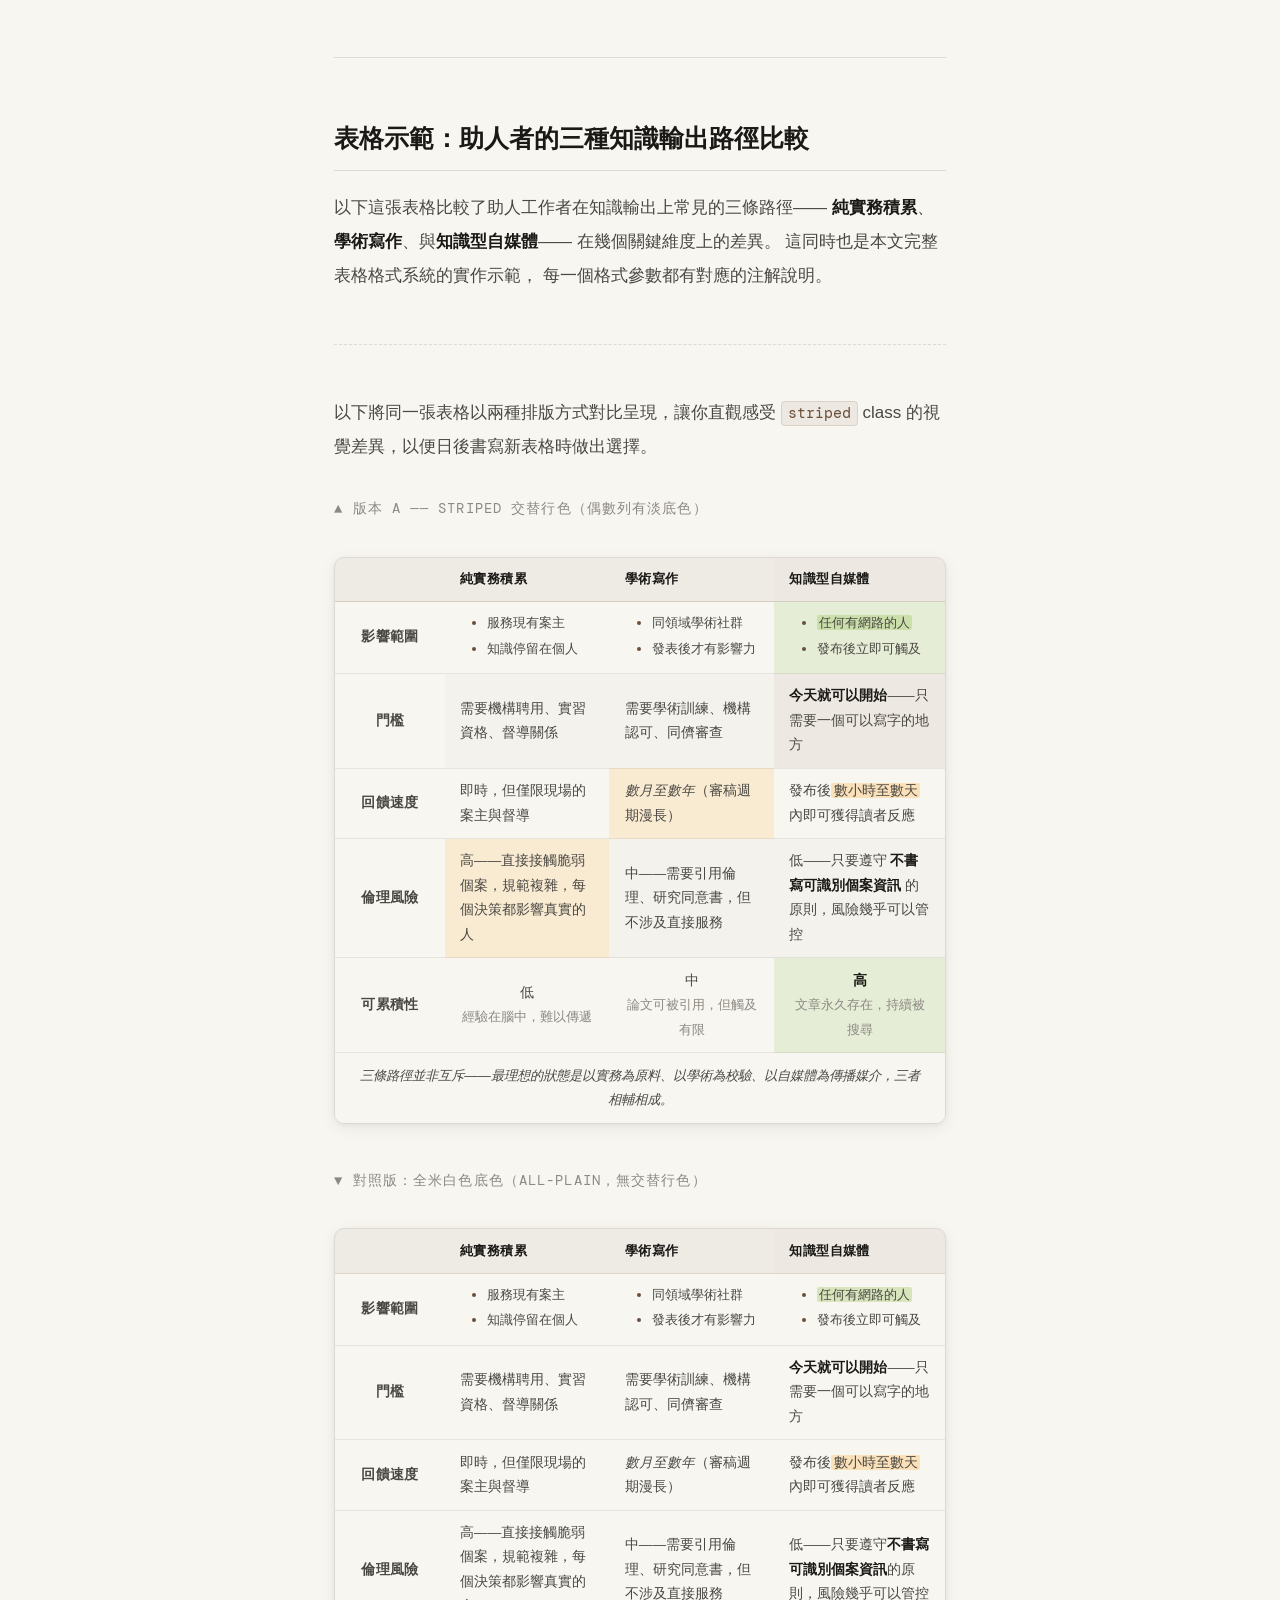
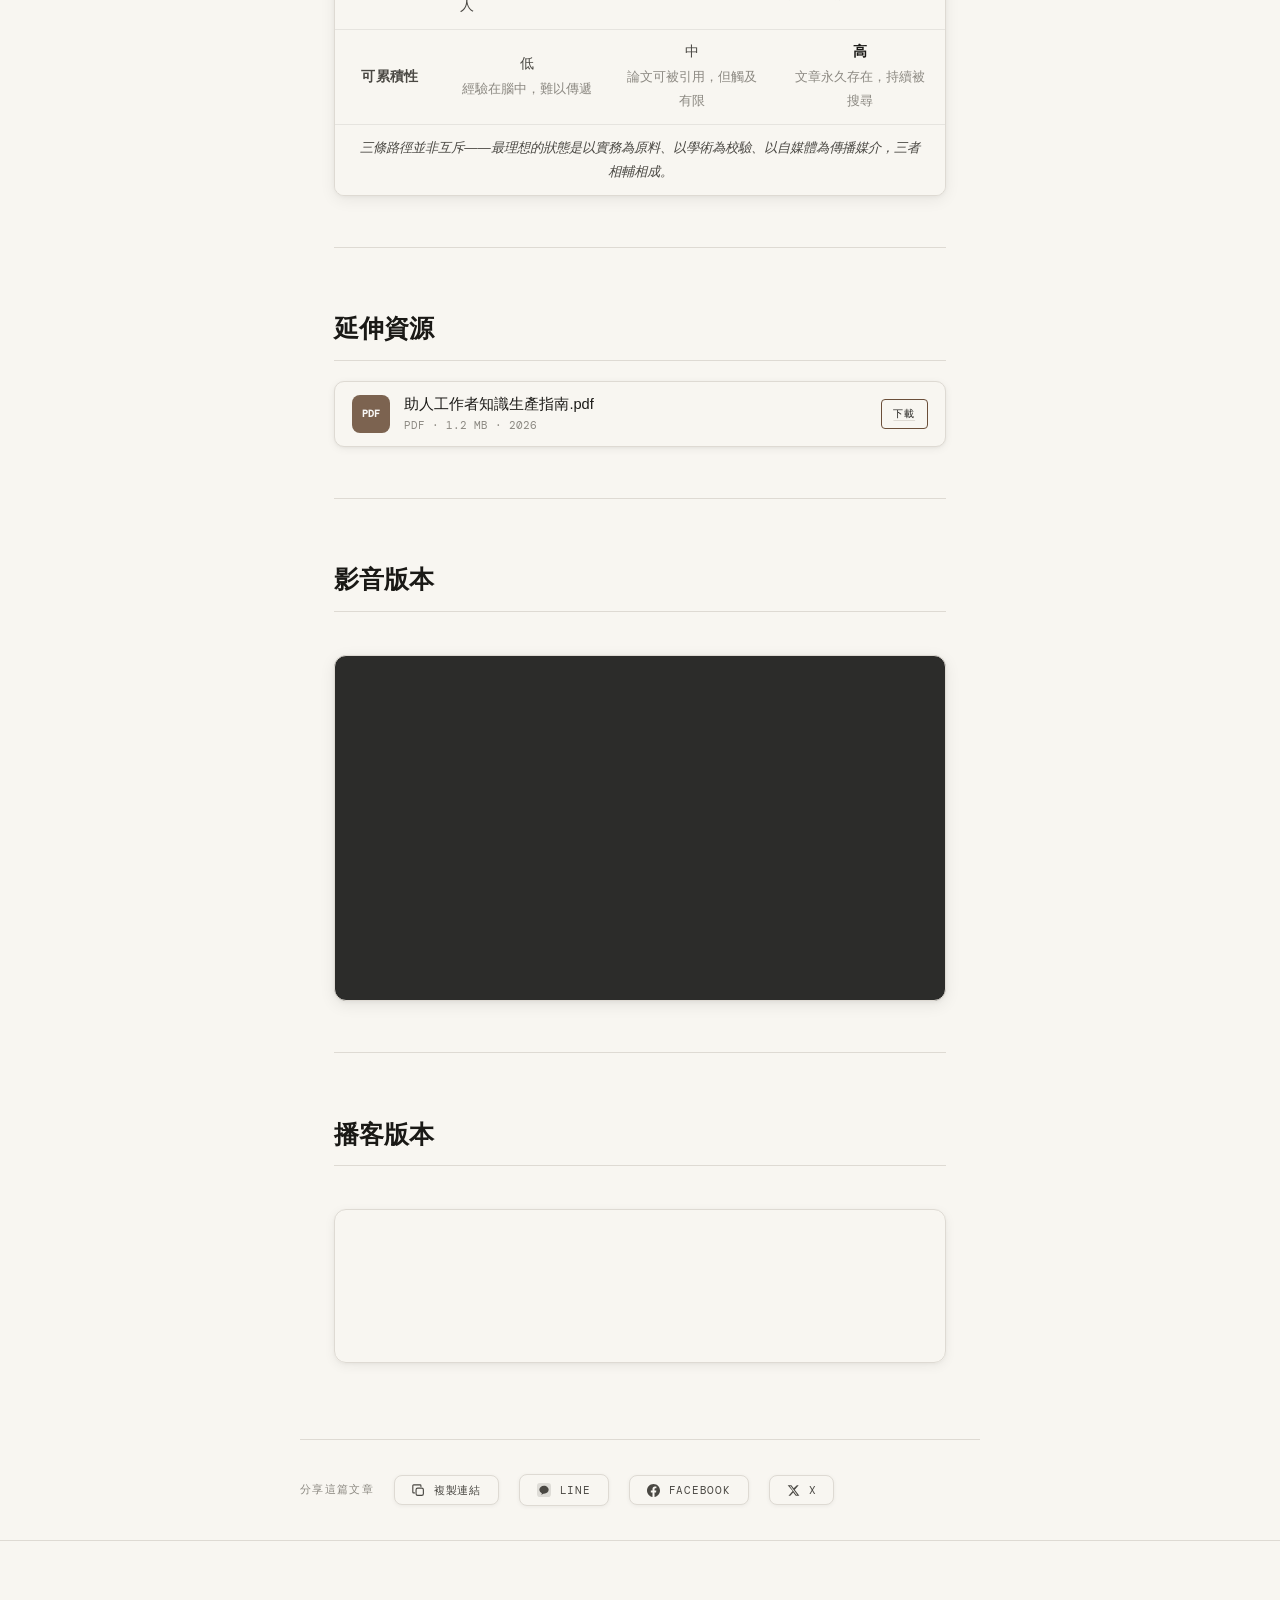
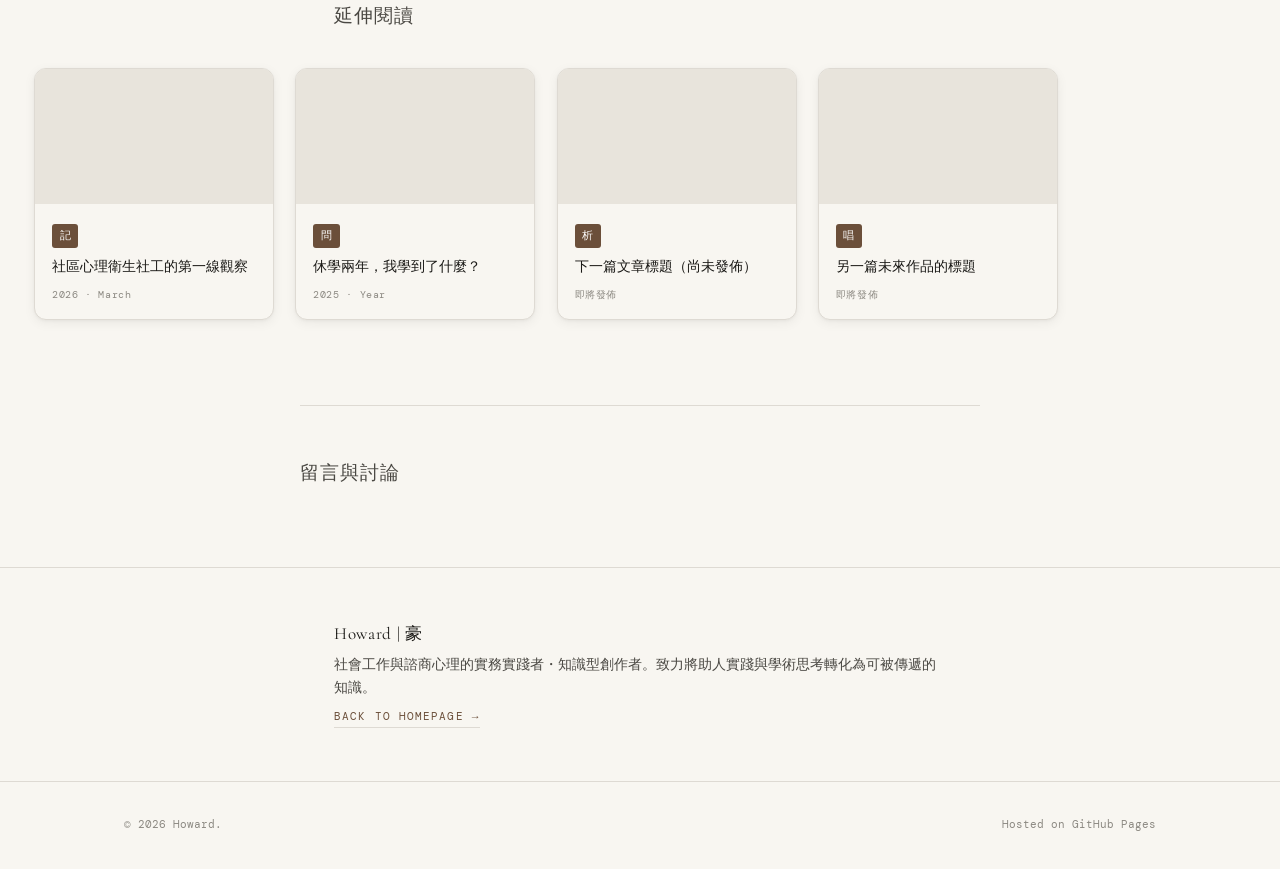
<file: articles/why-helpers-need-to-build.html>
<!DOCTYPE html>
<html lang="zh-Hant">
<head>
  <meta charset="UTF-8">
  <meta name="viewport" content="width=device-width, initial-scale=1.0">
  <title>為什麼助人工作者也需要「建造」的能力？| Howard</title>
  <meta name="description" content="從 Naval Ravikant 的財富自由哲學，重新理解助人者的知識生產使命。">
  <meta name="author" content="Howard">
  <link rel="preconnect" href="https://fonts.googleapis.com">
  <link rel="preconnect" href="https://fonts.gstatic.com" crossorigin>
  <link href="https://fonts.googleapis.com/css2?family=Cormorant+Garamond:ital,wght@0,300;0,400;0,500;1,300;1,400&family=Manrope:wght@300;400;500;600&family=DM+Mono:wght@300;400&display=swap" rel="stylesheet">

  <style>
    /* ============================================================
       設計變數
       ============================================================ */
    :root {
      --bg:         #F8F6F1;
      --ink:        #1A1916;
      --ink-mid:    #4A4843;
      --ink-lite:   #8C8982;
      --accent:     #6B4F3A;
      --border:     #DEDAD3;
      --serif-en:   'Cormorant Garamond', Georgia, serif;
      --sans-en:    'Manrope', 'Helvetica Neue', sans-serif;
      --mono:       'DM Mono', 'Courier New', monospace;
      --zh:         'Microsoft JhengHei', '微軟正黑體', 'PingFang TC', 'Heiti TC', sans-serif;
      --max-article: 680px;
      --toc-width:   192px;
    }

    *, *::before, *::after { box-sizing: border-box; margin: 0; padding: 0; }
    html { font-size: 17px; scroll-behavior: smooth; -webkit-font-smoothing: antialiased; }
    body { background: var(--bg); color: var(--ink); font-family: var(--zh); font-weight: 400; line-height: 1.8; }
    .container { max-width: var(--max-article); margin: 0 auto; padding: 0 2rem; }

    /* ============================================================
       ★ 文章橫幅圖片（Banner / Cover）
       ============================================================
       這個區塊會出現在頁面最頂端，導覽列之前，
       形成一個全寬的視覺橫幅。

       替換圖片方式（兩種方法任選一種）：

       方法一（推薦）：修改 .article-banner 的 CSS
         把下面 background-image 裡的 URL 換成你的圖片路徑，例如：
         background-image: url('[data-uri]');
         圖片建議尺寸：1400 × 400px 以上，橫向長條形

       方法二：直接在 HTML 的 .article-banner div 加 style
         <div class="article-banner" style="background-image: url('../images/my-banner.jpg');">

       讓橫幅「每篇文章不同」：
         把每篇文章的 .article-banner 的 style 屬性設定不同的圖片路徑

       讓「所有文章共用同一個品牌橫幅」：
         把你的個人品牌橫幅圖片路徑設定在這裡的 CSS 裡，
         所有文章都會自動套用，不需要逐篇修改。

       調整橫幅高度：修改 height 值
         height: 240px  → 較矮，適合當背景裝飾
         height: 320px  → 標準（目前設定）
         height: 420px  → 較高，適合主視覺橫幅

       調整圖片位置：修改 background-position
         center center → 置中（預設）
         center top    → 顯示圖片上半部
         center bottom → 顯示圖片下半部
    */
    .article-banner {
      width: 100%;
      height: 320px;

      /* ★ 把這裡的 URL 換成你的橫幅圖片路徑 */
      background-image: url('[data-uri]');

      background-size: cover;
      background-position: center center;
      background-repeat: no-repeat;

      /* 如果圖片還沒有準備好，顯示一個漸層佔位背景
         等圖片上傳後，background-image 會自動覆蓋這個漸層 */
      background-color: #F2EEE7;   /* 和 banner.svg 背景色接近，避免顏色跳躍 */

      position: relative;
      overflow: hidden;
    }

    /* 橫幅底部的漸層遮罩，讓圖片和頁面底色柔和過渡
       這樣即使圖片色調和米白背景差異很大，也不會顯得突兀 */
    .article-banner::after {
      content: '';
      position: absolute;
      bottom: 0; left: 0; right: 0;
      height: 80px;
      background: linear-gradient(to bottom, transparent, var(--bg));
    }

    /* 圖片還沒上傳時的佔位文字 */
    .banner-placeholder {
      position: absolute;
      bottom: 50%; left: 50%;
      transform: translate(-50%, 50%);
      font-family: var(--mono);
      font-size: .65rem;
      letter-spacing: .14em;
      color: rgba(107,79,58,.4);
      text-transform: uppercase;
      pointer-events: none;
    }

    /* ============================================================
       導覽列
       ============================================================ */
    /* ★ .site-nav：只有主導覽列才固定在頂端。
       過去寫成 nav {} 會讓所有 <nav> 都 position:fixed，導致 post-nav 等
       也浮在畫面頂端。改用 class 選擇器後問題消除。 */
    .site-nav {
      position: fixed; top: 0; left: 0; right: 0; z-index: 200;
      background: rgba(248,246,241,.92);
      backdrop-filter: blur(8px);
      border-bottom: 1px solid var(--border);
    }
    .site-nav .inner {
      max-width: 1100px; margin: 0 auto; padding: 0 2rem;
      display: flex; align-items: center; justify-content: space-between;
      height: 64px;    /* 導覽列稍微加體，讓 Logo 有足夠的呼吸空間 */
    }

    /* ====================================================
       Logo 區塊：左側幾何符號 + 右側文字
       
       目前是用 CSS 製作的展示型 Logo（wordmark）。
       日後若要換成自己設計的圖形 Logo，按以下步驟：
         1. 把圖形 Logo 檔案（.svg 或 .png）上傳到 /images/ 資料夾
         2. 在 HTML 內將：
            <span class="nav-logo-mark"></span>
            替換為：
            <img src="../images/logo.svg" class="nav-logo-img" alt="Howard">
         3. 在下方 CSS 加上：
            .nav-logo-img { width: 28px; height: 28px; }
       ==================================================== */

    /* Logo 整體容器：居中對齊幾何符號和文字 */
    .nav-brand {
      display: flex;
      align-items: center;
      gap: .65rem;            /* 圖標與文字間距 */
      text-decoration: none;
    }

    /* CSS 製作的幾何符號（樰形旋轃45度）
       視覺意義：「交叉點」——實務與知識的交叉，助人與創造的交叉 */
        /* ★ Logo 圖片樣式 */
    .nav-logo-img {
      width: 32px;
      height: 32px;
      object-fit: contain;
      flex-shrink: 0;
      border-radius: 50%;          /* 圓形裁切，讓樹形圖在圓框內顯示 */
      background: #1A1916;         /* 圓形底色配合 Logo 黑色背景 */
    }
    /* 保留 .nav-logo-mark 作為備用（沒有圖片時自動回退到幾何符號） */
    .nav-logo-mark {
      width: 22px; height: 22px;
      background: var(--accent);
      border-radius: 4px;
      transform: rotate(45deg);
      flex-shrink: 0; opacity: .88;
      display: none;   /* 有圖片時隱藏幾何符號 */
    }

    /* Logo 文字部分 */
    .nav-name {
      font-family: var(--serif-en);
      font-size: 1.15rem;           /* 導覽列加體後，字體微微放大 */
      font-weight: 400;
      letter-spacing: .04em;
      color: var(--ink);
      line-height: 1;
    }
    .nav-back {
      font-family: var(--mono); font-size: .7rem; letter-spacing: .1em;
      color: var(--ink-mid); text-decoration: none; text-transform: uppercase;
      transition: color .2s;
    }
    .nav-back:hover { color: var(--accent); }

    /* ============================================================
       ★★★ 捲動感知導覽列（Scroll-aware Nav）
       ============================================================
       設計邏輯：
         預設狀態（頁面頂端）：nav height = 64px，Logo 和文字正常尺寸
         捲動後（>60px）：nav height 縮至 52px，視覺上「退場」讓讀者專注內文
         所有變化用 transition 平滑過渡，不是突然跳動

       class="nav-scrolled" 由 JavaScript 動態加到 <nav> 上
       ============================================================ */
    .site-nav .inner { transition: height .3s ease; }

    /* 捲動後的收縮狀態 */
    nav.nav-scrolled {
      box-shadow: 0 2px 12px rgba(0,0,0,.06);  /* 捲動後加深陰影，強化「浮在內文上方」感 */
    }
    .site-nav.nav-scrolled .inner { height: 52px; }

    /* Logo 符號在捲動後微縮 */
    .site-nav.nav-scrolled .nav-logo-mark {
      width: 18px; height: 18px;
      transition: width .3s ease, height .3s ease;
    }
    .nav-logo-mark { transition: width .3s ease, height .3s ease; }

    /* Logo 文字在捲動後微縮 */
    .site-nav.nav-scrolled .nav-name {
      font-size: 1.0rem;
      transition: font-size .3s ease;
    }

    /* ============================================================
       文章標頭
       注意：因為有橫幅圖片，padding-top 不需要預留導覽列高度，
       因為橫幅本身已經在導覽列下方（橫幅是非 fixed 的正常流元素，
       導覽列是 fixed 覆蓋在頁面最上方）。
       ============================================================ */
    .article-header {
      padding-top: 3rem;
      padding-bottom: 3rem;
      border-bottom: 1px solid var(--border);
    }
    .article-cat {
      font-family: var(--mono); font-size: .68rem; letter-spacing: .18em;
      color: var(--accent); text-transform: uppercase; margin-bottom: 1.5rem;
    }
    .article-title {
      font-family: var(--serif-en);
      font-size: clamp(1.9rem, 5vw, 2.8rem);
      font-weight: 400; line-height: 1.2; letter-spacing: -.01em; margin-bottom: 1rem;
    }
    .article-subtitle {
      font-family: var(--zh); font-size: 1.05rem; font-weight: 300;
      color: var(--ink-mid); line-height: 1.6; margin-bottom: 2rem;
    }
    .article-meta {
      display: flex; align-items: center; gap: 1.5rem;
      font-family: var(--mono); font-size: .65rem;
      color: var(--ink-lite); letter-spacing: .08em;
    }

    /* ============================================================
       正文基礎
       ============================================================ */
    .article-body { padding: 4rem 0 2rem; }

    .article-body p {
      font-family: var(--zh);
      font-size: 1rem; line-height: 2.0; color: var(--ink-mid); margin-bottom: 1.8rem;
    }
    .article-body p.en-text, .article-body .en-text {
      font-family: var(--sans-en); font-size: .97rem; line-height: 1.85;
    }
    /* h1: 文章大標題 — Cormorant 字體維持優雅學術感，font-weight 提升到 500 */
    .article-title { font-weight: 500 !important; }

    /* h2: 英文保留 Cormorant，加粗；中文換成微軟正黑體 */
    /* ★ h2 字體邏輯：
       英文字元 → Cormorant Garamond（優雅學術感）
       中文字元 → 瀏覽器自動從堆疊中找下一個能顯示中文的字體
                  即 var(--zh) = 微軟正黑體 / PingFang TC
       做法：把 var(--zh) 加進 font-family 堆疊的後面即可 */
    .article-body h2 {
      font-family: var(--serif-en), var(--zh);
      font-size: 1.45rem;
      font-weight: 600;
      color: var(--ink);
      margin-top: 3.5rem; margin-bottom: 1.2rem; padding-bottom: .5rem;
      border-bottom: 1px solid var(--border);
    }
    /* 若 h2 文字是純中文，瀏覽器會回退到中文黑體，加粗效果更明顯 */

    /* h3: 中文黑體加粗 */
    .article-body h3 {
      font-family: var(--zh);
      font-size: 1.02rem;
      font-weight: 700;          /* ★ 加粗（黑體粗體效果最佳） */
      color: var(--ink);
      margin-top: 2.5rem; margin-bottom: .8rem;
    }

    /* h4: 比 h3 小一階，同樣中文黑體加粗 */
    .article-body h4 {
      font-family: var(--zh);
      font-size: .95rem;
      font-weight: 700;
      color: var(--ink);
      margin-top: 1.8rem; margin-bottom: .6rem;
    }

    /* ============================================================
       文字格式工具（Inline Utilities）
       ============================================================ */
    mark { background: none; color: inherit; border-radius: 2px; padding: 0 .15em; }
    .hl-yellow { background: rgba(250,199,117,.45); }
    .hl-green  { background: rgba(151,196,89,.35); }
    .hl-blue   { background: rgba(55,138,221,.20); }
    .hl-coral  { background: rgba(216,90,48,.20); }
    .c-accent  { color: var(--accent); }
    .c-muted   { color: var(--ink-lite); }
    .c-blue    { color: #2563EB; }
    .c-green   { color: #16A34A; }
    strong, b  { font-weight: 600; color: var(--ink); }
    em         { font-style: italic; }
    u          { text-underline-offset: 3px; }
    s, del     { opacity: .65; }

    .article-body a, .link-ext, .link-int {
      color: var(--ink); text-decoration: underline;
      text-decoration-color: var(--border); text-underline-offset: 3px;
      transition: text-decoration-color .2s, color .2s;
    }
    .article-body a:hover, .link-ext:hover, .link-int:hover {
      color: var(--accent); text-decoration-color: var(--accent);
    }
    .link-ext::after { content: ' ↗'; font-size: .75em; opacity: .6; }

    /* ============================================================
       Neumorphism 引用區塊
       ============================================================ */
    .article-body blockquote {
      background: var(--bg); border-radius: 12px; border: none;
      padding: 1.6rem 2rem; margin: 2.5rem 0;
      box-shadow:
        7px 7px 18px rgba(0,0,0,.10),
        -7px -7px 18px rgba(255,255,255,.82);
    }
    .article-body blockquote p {
      font-family: var(--serif-en); font-style: italic; font-size: 1.1rem;
      color: var(--ink-mid); line-height: 1.75; margin-bottom: 0;
    }
    .article-body blockquote cite {
      display: block; margin-top: .8rem; font-family: var(--mono);
      font-size: .65rem; font-style: normal; color: var(--ink-lite); letter-spacing: .08em;
    }

    /* ============================================================
       分隔線
       ============================================================ */
    .divider { border: none; border-top: 1px solid var(--border); margin: 3rem 0; }
    .divider-dot  { border-top-style: dashed; }
    .divider-bold { border-top-width: 2px; border-top-color: var(--ink-lite); }

    /* ============================================================
       清單（列點 / 編號）
       ============================================================ */
    .article-list {
      font-family: var(--zh); font-size: 1rem; line-height: 1.9;
      color: var(--ink-mid); padding-left: 1.6rem; margin-bottom: 1.8rem;
    }
    .article-list li { margin-bottom: .45rem; }
    .article-list li::marker { color: var(--accent); }
    .article-list .article-list { margin-top: .4rem; margin-bottom: .2rem; font-size: .93rem; }

    /* ============================================================
       Toggle 折疊區塊
       ============================================================ */
    /* Toggle: border + soft shadow (same visual family as grid-card) */
    .toggle {
      border: 1px solid var(--border);
      border-radius: 12px;           /* 圓弧和 grid-card 一致 */
      margin-bottom: 1rem;
      overflow: hidden;
      /* 柔和嗸影：和 grid-card 相同的兩層結構 */
      box-shadow:
        0 3px 12px rgba(0, 0, 0, 0.06),   /* 主嗸影：懸浮感 */
        0 1px 3px  rgba(0, 0, 0, 0.04);    /* 環境光：接觸感 */
      transition: box-shadow .25s ease;
    }
    .toggle-title {
      font-family: var(--zh); font-size: .95rem; font-weight: 500;
      padding: .9rem 1.2rem; cursor: pointer; list-style: none;
      display: flex; align-items: center; justify-content: space-between;
      user-select: none; transition: background .15s;
    }
    .toggle-title:hover { background: rgba(107,79,58,.04); }
    .toggle-title::after { content: '+'; font-family: var(--mono); font-size: 1rem; color: var(--ink-lite); }
    details[open] .toggle-title::after { content: '−'; }
    .toggle-body { padding: .2rem 1.2rem 1.2rem; border-top: 1px solid var(--border); }
    .toggle-body p { margin-bottom: .8rem; }
    .toggle-body p:last-child { margin-bottom: 0; }

    /* ============================================================
       ★ CSS Grid 多欄排版（更新：加入柔和陰影）

       設計邏輯說明：
         舊版：只有邊框，沒有陰影
         新版：邊框保留（提供明確的邊界感）
               + 柔和的向下單向陰影（製造「懸浮在頁面上」的輕盈立體感）
               + 一個極淡的環境光陰影（增加整體的「空氣感」）

         這和 Neumorphism 的差別：
           Neumorphism  = 雙向陰影（右下深 + 左上亮），感覺像「從頁面凸起」
           柔和陰影     = 單向陰影（只有向下），感覺像「懸浮在頁面上方」
         兩種視覺語言都有立體感，但情緒不同：
           Neumorphism → 沉穩、踏實、「貼地」的立體感
           柔和陰影    → 輕盈、現代、「飄浮」的立體感
       ============================================================ */
    .grid-2col { display: grid; grid-template-columns: 1fr 1fr; gap: 2rem; margin: 2rem 0; }
    .grid-3col { display: grid; grid-template-columns: 1fr 1fr 1fr; gap: 1.5rem; margin: 2rem 0; }
    .grid-1-2  { display: grid; grid-template-columns: 1fr 2fr; gap: 2rem; margin: 2rem 0; }
    @media(max-width: 768px) {
      .grid-2col, .grid-3col, .grid-1-2 { grid-template-columns: 1fr; }
    }

    .grid-card {
      background: var(--bg);
      border: 1px solid var(--border);        /* 邊框：提供清晰的視覺邊界 */
      border-radius: 12px;

      /* ★ 柔和陰影：兩層疊加
           第一層：主陰影，向右下方偏移，模糊半徑較大，製造主要的「懸浮感」
           第二層：環境光陰影，無偏移，極小模糊，製造「接觸面」的微妙質感
         調整陰影強度：修改 rgba(0,0,0, X) 裡的 X 值（建議範圍 0.05~0.15）*/
      box-shadow:
        0 4px 16px rgba(0, 0, 0, 0.07),      /* 主陰影：懸浮感 */
        0 1px 3px  rgba(0, 0, 0, 0.05);       /* 環境光：接觸感 */

      padding: 1.4rem 1.6rem;
      transition: box-shadow .25s ease, transform .25s ease;   /* 懸停動畫 */
    }

    /* 滑鼠懸停：陰影加深 + 微微上移，強化「可互動」的感覺 */
    .grid-card:hover {
      box-shadow:
        0 8px 24px rgba(0, 0, 0, 0.10),
        0 2px 6px  rgba(0, 0, 0, 0.06);
      transform: translateY(-2px);
    }

    .grid-card-title { font-family: var(--zh); font-size: .88rem; font-weight: 500; margin-bottom: .5rem; color: var(--ink); }
    .grid-card-body  { font-family: var(--zh); font-size: .82rem; color: var(--ink-mid); line-height: 1.7; }

    /* Callout 提示框 */
    .callout {
      border-left: 3px solid var(--accent); background: rgba(107,79,58,.06);
      border-radius: 0 8px 8px 0; padding: 1rem 1.4rem; margin: 2rem 0;
    }
    .callout p { margin-bottom: 0 !important; font-size: .92rem !important; }

    /* ============================================================
       表格
       ============================================================ */
    /* ============================================================
       表格系統（重新設計版）
       ============================================================
       設計邏輯：
         1. 外層容器（.article-table-wrap）：保留外框線 + 柔和陰影
            → 讓整張表格「懸浮」在頁面上，和 grid-card 視覺語言一致
         2. 欄與欄之間：移除豎向格線（border-right / border-left 全部不用）
            → 減少視覺噪音，讓視線可以自由水平掃描
         3. 列與列之間：保留橫向分隔，但改為淡色虛線
            → 虛線的節奏感比實線更輕盈，引導視線向右移動而不切斷流動感
         4. 字體縮小：.82rem（比正文 1rem 小 18%）
            → 表格是資訊密集型元素，字體稍小讓欄距和行距的比例更自然
    ============================================================ */

    /* 外層容器：保留外框線 + 柔和陰影（和 grid-card 相同的兩層陰影語法） */
    .article-table-wrap {
      overflow-x: auto;
      margin: 2rem 0;
      border-radius: 10px;
      border: 1px solid var(--border);     /* 外框線保留：提供清晰的邊界感 */
      background: var(--bg);
      /* 柔和單向陰影：讓表格「漂浮」在頁面上方一層 */
      box-shadow:
        0 4px 16px rgba(0, 0, 0, 0.065),
        0 1px 4px  rgba(0, 0, 0, 0.045);
    }

    /* 表格本體：字體縮小 + 移除 border-collapse 的邊框（改由下方規則精確控制） */
    .article-table {
      width: 100%;
      border-collapse: collapse;   /* 仍需 collapse，否則格子之間會有雙重邊框 */
      font-family: var(--zh);
      font-size: .80rem;           /* ★ 比正文縮小約 20%，表格字體的最佳實踐 */
      min-width: 400px;
    }

    /* 表頭：淡棕底色 + 只有底部有一條稍深的虛線分隔（比列分隔線深一點，強調表頭） */
    .article-table th {
      background: rgba(107,79,58,.07);
      font-weight: 600;
      font-size: .75rem;           /* 表頭比資料格稍小，讓標題顯得精緻 */
      letter-spacing: .03em;
      color: var(--ink);
      padding: .6rem .9rem;
      border-bottom: 1.5px solid rgba(107,79,58,.20);  /* ★ 稍深的棕色實線，區分表頭與資料 */
      border-right: none;          /* ★ 移除豎格線 */
      text-align: left;
      vertical-align: middle;
    }

    /* 資料格：只有底部有淡色虛線，無豎格線 */
    .article-table td {
      padding: .6rem .9rem;
      border-bottom: 1px solid rgba(0, 0, 0, 0.075);  /* ★ 淡色實線橫軸分隔 */
      border-right: none;          /* ★ 移除豎格線 */
      color: var(--ink-mid);
      font-size: .80rem;
      vertical-align: middle;
    }

    /* 最後一列：底部無分隔線（已有外框線，不需要再加）*/
    .article-table tr:last-child td { border-bottom: none; }

    /* Striped 交替色：極淡，只是輔助視線追蹤，不喧賓奪主 */
    .article-table.striped tbody tr:nth-child(even) td {
      background: rgba(107,79,58,.025);
    }
    /* 表格內的 article-list 繼承格子的較小字體 */
    .article-table td .article-list {
      font-size: .78rem !important;
      line-height: 1.65 !important;
      margin-bottom: 0 !important;
    }
    .article-table td .article-list li { margin-bottom: .2rem; }
    /* ★ cell-plain：米白色底格（用於總結列、備注列）
       不使用任何彩色，讓這列視覺上融入背景，作為表格的「收尾」
       使用方式：<td class="cell-plain"> */
    .cell-plain {
      background: var(--bg) !important;
      color: var(--ink-mid) !important;
      border-top: 1px solid rgba(107,79,58,.15) !important;  /* 和正文分隔的細棕線 */
    }

    /* ★ 無交替色表格（all-plain）：所有列背景都是米白色
       用於需要「統一底色」的表格，視覺上更安靜、更整潔
       使用方式：<table class="article-table all-plain"> */
    .article-table.all-plain tbody tr td {
      background: var(--bg) !important;
    }


    .t-left { text-align: left; } .t-center { text-align: center; } .t-right { text-align: right; }
    .v-top { vertical-align: top; } .v-middle { vertical-align: middle; } .v-bottom { vertical-align: bottom; }
    .cell-accent { background: rgba(107,79,58,.08) !important; }
    .cell-yellow { background: rgba(250,199,117,.25) !important; }
    .cell-green  { background: rgba(151,196,89,.18) !important; }
    .cell-blue   { background: rgba(55,138,221,.12) !important; }
    /* ★ cell-header：第一欄 Y 軸標題格，使用米白色底（頁面主視覺色）
       這樣 Y 軸標籤視覺上退到「背景」，讓讀者專注在資料格的內容 */
    .cell-header {
      background: var(--bg) !important;   /* 米白色 = 頁面底色，無彩色干擾 */
      font-weight: 600;
      font-size: .76rem;
      color: var(--ink-mid) !important;   /* 稍淡的墨色，和資料格有層次感 */
      letter-spacing: .02em;
    }

    /* ============================================================
       附件下載卡片
       ============================================================ */
    /* ★ 附件卡片：緊湊單列，圖示＋文字＋按鈕水平對齊
       設計參考：圖示用網站強調棕色，不用各格式的品牌色，
       這樣和整體米棕色系視覺語言保持一致。 */
    .file-card {
      display: flex;
      align-items: center;
      flex-wrap: nowrap;          /* ★ 絕不換行，所有元素保持在同一列 */
      gap: .85rem;
      padding: .75rem 1rem;
      border: 1px solid var(--border);
      border-radius: 10px;
      margin: .75rem 0;
      background: var(--bg);
      box-shadow:
        0 2px 8px rgba(0, 0, 0, 0.06),
        0 1px 3px rgba(0, 0, 0, 0.04);
      transition: box-shadow .25s ease, transform .2s ease;
    }
    .file-card:hover {
      box-shadow: 0 4px 14px rgba(0,0,0,.09), 0 1px 4px rgba(0,0,0,.05);
      transform: translateY(-1px);
    }
    .file-icon {
      width: 38px; height: 38px;
      border-radius: 8px;
      flex-shrink: 0;
      display: flex; align-items: center; justify-content: center;
      font-family: var(--mono); font-size: .6rem; font-weight: 600;
      color: rgba(255,255,255,.95);
      letter-spacing: .03em;
    }
    /* ★ 所有格式圖示統一用網站強調棕色，而非各平台品牌色，
       維持整體視覺語言的一致性。 */
    .file-pdf, .file-word, .file-excel { background: var(--accent); opacity: .88; }
    .file-other { background: var(--ink-lite); }
    .file-info {
      flex: 1;
      display: flex;
      flex-direction: column;
      justify-content: center;    /* 垂直置中檔名和 meta */
      gap: .2rem;
    }
    /* ★ 使用 .file-card 作為父選擇器，提升優先權以覆蓋 .article-body p 的規則
       .article-body p 設了 margin-bottom: 1.8rem 和 line-height: 2.0，
       如果不覆蓋，卡片裡的 <p> 標籤會繼承這些值，導致間距爆炸。 */
    .file-card .file-name {
      font-family: var(--zh);
      font-size: .86rem;
      font-weight: 500;
      color: var(--ink);
      line-height: 1.35 !important;
      margin: 0 !important;
    }
    .file-card .file-meta {
      font-family: var(--mono);
      font-size: .62rem;
      color: var(--ink-lite);
      line-height: 1.35 !important;
      margin: 0 !important;
    }
    .file-btn { font-family: var(--mono); font-size: .60rem; letter-spacing: .08em; color: var(--accent); text-decoration: none; text-transform: uppercase; border: 1px solid var(--accent); padding: .3rem .7rem; border-radius: 4px; white-space: nowrap; transition: background .15s, color .15s; }
    .file-btn:hover { background: var(--accent); color: var(--bg); }

    /* ============================================================
       影音嵌入
       ============================================================ */
    /* ★ 影片嵌入：border + 柔和陰影 */
    .video-embed {
      position: relative; padding-bottom: 56.25%; height: 0; overflow: hidden;
      border-radius: 12px; margin: 2.5rem 0;
      background: #2C2C2A;  /* 深色佔位背景，符合影片播放器慣例 */
      border: 1px solid var(--border);
      box-shadow:
        0 4px 16px rgba(0, 0, 0, 0.08),
        0 1px 4px  rgba(0, 0, 0, 0.05);
    }
    .video-embed iframe { position: absolute; top: 0; left: 0; width: 100%; height: 100%; border: none; border-radius: 11px; }

    /* ★ Podcast 嵌入：border + 柔和陰影 */
    .podcast-embed {
      margin: 2.5rem 0; border-radius: 12px; overflow: hidden;
      border: 1px solid var(--border);
      box-shadow:
        0 3px 12px rgba(0, 0, 0, 0.06),
        0 1px 3px  rgba(0, 0, 0, 0.04);
    }
    .podcast-embed iframe { width: 100%; border: none; display: block; }

    /* ============================================================
       ★★★ 浮動目錄（TOC）——重新設計版

       設計邏輯說明：
         位置：貼齊右側（right: 0），垂直置中（top: 50% + translateY(-50%)）
         形狀：左側有圓弧，右側緊貼頁面邊緣（border-radius: 12px 0 0 12px）
               → 視覺上「從頁面右側生長出來」，而非懸浮在頁面上

         風格：Neumorphism-lite（輕量版 Neumorphism）
           與完整 Neumorphism 的差別：
             完整版：雙向強陰影，完全靠陰影定義形狀，不需要邊框
             輕量版：保留左側和上下邊框（提供清晰的可見邊界）
                     + 微弱的雙向陰影（只做氣氛，不做主要形狀）
                     + 磨砂玻璃背景（backdrop-filter: blur，增加半透明質感）
           結果：有立體感但不疲眼，邊框讓讀者一眼就看到這個元素的存在

         顏色：背景比頁面底色稍微偏白（rgba(255,255,255,.85)），
               這樣在視覺上「比頁面高一層」，強化懸浮感

       調整位置：
         修改 top: 50% → 往上（小於 50%）或往下（大於 50%）
         修改 right: 0 → 讓它離右側有一點距離（例如 right: 1rem）

       調整寬度：修改 --toc-width 變數（在 :root 裡）
       ============================================================ */
    #toc-container {
      position: fixed;
      top: 50%;
      right: 0;                                /* ★ 貼齊右側 */
      transform: translateY(-50%);             /* ★ 垂直置中 */
      width: var(--toc-width);
      max-height: 60vh;                        /* 最高不超過視窗高度的 60% */
      overflow-y: auto;
      z-index: 100;

      /* ★ Neumorphism-lite 背景：比頁面底色稍亮，強化「高一層」的感覺 */
      background: rgba(255, 255, 255, 0.85);
      backdrop-filter: blur(12px);
      -webkit-backdrop-filter: blur(12px);

      /* ★ 邊框：左側 + 上下，右側無邊框（貼齊頁面邊緣）
         保留邊框是關鍵設計決策——它讓目錄「可辨識」，不依賴陰影才能被看到 */
      border: 1px solid var(--border);
      border-right: none;

      /* ★ 圓弧：左側有圓弧，右側直角（緊貼頁面邊緣） */
      border-radius: 12px 0 0 12px;

      padding: 1rem 1.1rem;

      /* ★ Neumorphism-lite 雙向陰影（故意調得很輕）
         右下：深色陰影（因為右側沒有邊框，需要陰影輔助定義邊界感）
         左上：亮色高光（非常輕，只做氣氛）
         整體視覺效果：「從右側頁面邊緣微微浮起」 */
      box-shadow:
        -5px 5px 20px rgba(0, 0, 0, 0.08),    /* 左下：主要懸浮感 */
        -3px -3px 10px rgba(255,255,255,.70);  /* 左上：高光（很淡） */

      scrollbar-width: none;
      transition: opacity .3s ease;
    }
    #toc-container::-webkit-scrollbar { display: none; }

    /* 桌機（>1100px）才顯示，手機和平板隱藏 */
    @media(max-width: 1100px) { #toc-container { display: none; } }

    #toc-title {
      font-family: var(--mono); font-size: .58rem; letter-spacing: .14em;
      color: var(--ink-lite); text-transform: uppercase;
      margin-bottom: .7rem; padding-bottom: .5rem;
      border-bottom: 1px solid var(--border);
    }

    #toc-list { list-style: none; }

    #toc-list li a {
      display: block;
      font-family: var(--zh); font-size: .72rem;
      color: var(--ink-lite); text-decoration: none;
      padding: .25rem 0 .25rem .5rem;
      line-height: 1.45;
      transition: color .15s, border-color .15s;
      border-left: 2px solid transparent;
      margin-left: -.5rem;
    }
    #toc-list li a:hover { color: var(--ink-mid); }

    /* ★ 當前閱讀位置：強調棕色高亮 */
    #toc-list li a.active {
      color: var(--accent);
      border-left-color: var(--accent);
      font-weight: 500;
    }

    /* h3 縮排 */
    #toc-list li.toc-h3 a { padding-left: 1.2rem; font-size: .67rem; }


    /* ============================================================
       圖片與程式碼區塊：柔和陰影 + 邊框
       ============================================================
       設計邏輯：和 grid-card 相同的陰影語言
         - 保留邊框（提供清晰邊界）
         - 單向向下陰影（輕盈懸浮感，非 Neumorphism）

       圖片：自動套用，只要在 .article-body 裡放 <img> 就會生效
       程式碼區塊：
         行內程式碼：<code>function()</code>
         獨立程式碼塊：<pre><code>多行程式碼</code></pre>
         Mermaid 圖解：<div class="mermaid-wrap"><pre class="mermaid">...</pre></div>
    */

    /* 圖片：邊框 + 柔和陰影 */
    .article-body img {
      width: 100%;
      display: block;
      margin: 2.5rem 0 .5rem;
      border-radius: 10px;
      border: 1px solid var(--border);
      box-shadow:
        0 4px 16px rgba(0, 0, 0, 0.07),
        0 1px 3px  rgba(0, 0, 0, 0.05);
    }

    /* 圖片說明文字 */
    .article-body figcaption {
      font-family: var(--mono); font-size: .65rem; color: var(--ink-lite);
      text-align: center; margin-bottom: 2.5rem; letter-spacing: .05em;
    }

    /* 行內程式碼 */
    .article-body code {
      font-family: var(--mono);
      font-size: .88em;
      color: var(--accent);
      background: rgba(107,79,58,.08);
      border: 1px solid rgba(107,79,58,.15);
      border-radius: 4px;
      padding: .1em .4em;
    }

    /* 獨立程式碼區塊（<pre><code>） */
    .article-body pre {
      background: #1E1C1A;           /* 深色底，程式碼區慣例 */
      border: 1px solid rgba(255,255,255,.08);
      border-radius: 12px;
      padding: 1.4rem 1.6rem;
      overflow-x: auto;
      margin: 2rem 0;
      box-shadow:
        0 4px 16px rgba(0, 0, 0, 0.14),
        0 1px 4px  rgba(0, 0, 0, 0.10);
    }
    .article-body pre code {
      font-family: var(--mono);
      font-size: .85rem;
      color: #D4C9BC;               /* 暖白色文字，和整站米白色系呼應 */
      background: none;
      border: none;
      padding: 0;
      line-height: 1.7;
    }

    /* Mermaid / SVG 圖解包裹容器 */
    .mermaid-wrap {
      border: 1px solid var(--border);
      border-radius: 12px;
      padding: 1.5rem;
      margin: 2rem 0;
      overflow: auto;
      box-shadow:
        0 4px 16px rgba(0, 0, 0, 0.07),
        0 1px 3px  rgba(0, 0, 0, 0.05);
    }

    /* ============================================================
       橫向滑動相關文章 Gallery
       ============================================================
       使用方式：
         <section class="related-articles">
           <h2 class="related-title">相關文章</h2>
           <div class="related-track-wrap">
             <div class="related-track">
               <a href="..." class="related-card">
                 <div class="related-card-img" style="background-image: url('...')"></div>
                 <div class="related-card-body">
                   <span class="related-card-cat">析</span>
                   <p class="related-card-title">文章標題</p>
                   <p class="related-card-date">2026 · March</p>
                 </div>
               </a>
               ... 更多卡片
             </div>
           </div>
         </section>

       ★ 圖片設定：把 style="background-image: url('你的圖片路徑')" 加到
         .related-card-img 的 style 屬性裡。
         若暫時沒有圖片，留空即可（顯示純色佔位背景）。

       ★ scroll-snap-type：讓每次滾動對齊到卡片邊緣，不停在模糊中間。
       ★ scrollbar-width: none：隱藏捲軸，讓介面更乾淨。
    */
    .related-articles {
      padding: 3.5rem 0;
      border-top: 1px solid var(--border);
    }

    .related-title {
      font-family: var(--serif-en);
      font-size: 1.1rem; font-weight: 500;
      color: var(--ink-mid);
      letter-spacing: .06em;
      margin-bottom: 1.5rem;
      padding: 0 2rem;
      max-width: var(--max-article);
      margin-left: auto; margin-right: auto;
    }

    /* 外層：遮罩左右邊緣，製造「內容延伸出去」的視覺感 */
    .related-track-wrap {
      overflow: hidden;
      padding-bottom: .5rem;         /* 給陰影留底部空間 */
    }

    /* 捲動軌道 */
    .related-track {
      display: flex;
      gap: 1.25rem;
      overflow-x: auto;
      scroll-snap-type: x mandatory;   /* 滾動對齊 */
      scroll-padding: 0 2rem;
      padding: .5rem 2rem 1rem;        /* 上方給陰影空間，左右對齊正文 */
      scrollbar-width: none;
      -webkit-overflow-scrolling: touch;
    }
    .related-track::-webkit-scrollbar { display: none; }

    /* 單張相關文章卡片 */
    .related-card {
      flex: 0 0 240px;                 /* 固定寬度，不自動縮放 */
      scroll-snap-align: start;
      text-decoration: none;
      color: inherit;
      border: 1px solid var(--border);
      border-radius: 12px;
      overflow: hidden;
      background: var(--bg);
      box-shadow:
        0 3px 12px rgba(0, 0, 0, 0.06),
        0 1px 3px  rgba(0, 0, 0, 0.04);
      transition: box-shadow .25s ease, transform .25s ease;
    }
    .related-card:hover {
      box-shadow:
        0 8px 24px rgba(0, 0, 0, 0.10),
        0 2px 6px  rgba(0, 0, 0, 0.06);
      transform: translateY(-3px);
    }

    /* 卡片上方圖片區 */
    .related-card-img {
      width: 100%; height: 135px;
      background-color: #E8E4DC;       /* 圖片載入前的佔位背景色 */
      background-size: cover;
      background-position: center;
    }

    /* 卡片下方文字區 */
    .related-card-body {
      padding: .9rem 1rem;
    }
    .related-card-cat {
      font-family: var(--zh);
      font-size: .65rem; font-weight: 500;
      color: #fff;
      background: var(--accent);
      border-radius: 3px;
      padding: .1rem .45rem;
      margin-bottom: .5rem;
      display: inline-block;
    }
    .related-card-title {
      font-family: var(--zh);
      font-size: .85rem; font-weight: 500;
      color: var(--ink); line-height: 1.45;
      margin-bottom: .5rem;
      /* 最多顯示兩行，超出截斷 */
      display: -webkit-box;
      -webkit-line-clamp: 2;
      -webkit-box-orient: vertical;
      overflow: hidden;
    }
    .related-card-date {
      font-family: var(--mono); font-size: .6rem;
      color: var(--ink-lite); letter-spacing: .06em;
    }

    /* ============================================================
       分享按鈕列
       ============================================================
       使用 Web Share API（手機）或備用按鈕（桌機）。
       手機上會呼叫系統原生的分享介面；桌機上顯示各平台連結。
    */
    .share-section {
      padding: 2rem 0;
      border-top: 1px solid var(--border);
      display: flex;
      align-items: center;
      gap: 1.2rem;
      flex-wrap: wrap;
    }
    .share-label {
      font-family: var(--mono); font-size: .65rem;
      letter-spacing: .12em; color: var(--ink-lite);
      text-transform: uppercase;
    }
    .share-btn {
      font-family: var(--mono); font-size: .63rem;
      letter-spacing: .07em; text-transform: uppercase;
      color: var(--ink-mid);
      border: 1px solid var(--border);
      background: var(--bg);
      border-radius: 8px;
      padding: .45rem 1rem;
      cursor: pointer;
      text-decoration: none;
      display: inline-flex; align-items: center; gap: .5rem;
      transition: border-color .2s, color .2s, background .2s;
      box-shadow: 0 1px 4px rgba(0,0,0,.06);
      line-height: 1;
    }
    /* 懸停：邊框和文字都變棕色，SVG 圖示因為用 currentColor 也會跟著變色 */
    .share-btn:hover {
      border-color: var(--accent);
      color: var(--accent);
      background: rgba(107,79,58,.05);
    }
    /* 「已複製」狀態 */
    .share-btn.copied {
      border-color: #16A34A;
      color: #16A34A;
    }

    /* post-nav removed */
    .post-nav-label {
      font-family: var(--mono); font-size: .6rem;
      letter-spacing: .12em; color: var(--ink-lite);
      text-transform: uppercase; margin-bottom: .5rem;
    }
    .post-nav-title {
      font-family: var(--zh); font-size: .9rem; font-weight: 500;
      color: var(--ink); line-height: 1.4;
      display: -webkit-box;
      -webkit-line-clamp: 2;
      -webkit-box-orient: vertical;
      overflow: hidden;
    }
    .next-article { text-align: right; }

    /* ============================================================
       留言區（Giscus）
       ============================================================
       設定步驟（只需做一次）：
         1. 前往 https://giscus.app/zh-TW
         2. 在 Repository 欄位輸入：你的帳號名稱/你的帳號名稱.github.io
         3. Discussion Category 選 「General」或建立一個叫 「Comments」的 category
         4. 其餘設定保持預設
         5. 網頁底部會生成一段 <script> 程式碼
         6. 複製那段程式碼，貼到下方 .giscus-wrap 裡，
            替換掉現有的佔位說明

       ★ Giscus 特點：
         - 留言儲存在你的 GitHub Discussions，完全你控制
         - 讀者需要 GitHub 帳號才能留言（過濾了大部分垃圾留言）
         - 沒有廣告，完全免費
         - 沒有按讚數量的競爭機制（只有 emoji 反應，且你可以關閉）
    */
    .comments-section {
      padding: 3rem 0;
      border-top: 1px solid var(--border);
    }
    .comments-title {
      font-family: var(--serif-en);
      font-size: 1.1rem; font-weight: 500;
      color: var(--ink-mid); letter-spacing: .06em;
      margin-bottom: 1.5rem;
    }
    .giscus-wrap .giscus-frame {
      border-radius: 8px;
      overflow: hidden;
    }

    /* ============================================================
       文章尾聲
       ============================================================ */
    .article-footer { padding: 3rem 0; border-top: 1px solid var(--border); }
    .author-wrap { display: flex; align-items: center; gap: 1.5rem; }
    /* ★ 作者姓名：採用和文章分類標籤相同的字型語言
       DM Mono + 字間距 + 棕色，製造「識別標記」的感覺 */
    .author-name {
      font-family: var(--serif-en), var(--zh);
      font-size: 1rem;
      font-weight: 400;
      letter-spacing: .04em;
      color: var(--ink);
    }
    .author-bio  { font-family: var(--zh); font-size: .82rem; color: var(--ink-mid); line-height: 1.6; margin-top: .2rem; }
    .author-home { font-family: var(--mono); font-size: .65rem; letter-spacing: .1em; color: var(--accent); text-decoration: none; text-transform: uppercase; display: inline-block; margin-top: .5rem; border-bottom: 1px solid var(--border); padding-bottom: 1px; }
    .author-home:hover { border-color: var(--accent); }
    .site-footer { padding: 2rem 0; border-top: 1px solid var(--border); }
    .site-footer .inner { max-width: 1100px; margin: 0 auto; padding: 0 2rem; display: flex; justify-content: space-between; }
    .ft { font-family: var(--mono); font-size: .62rem; color: var(--ink-lite); }
    @media(max-width: 600px) { .author-wrap { flex-direction: column; align-items: flex-start; } }

    /* ============================================================
       圖片
       ============================================================ */
    .article-body img { width: 100%; margin: 2.5rem 0 .75rem; display: block; border-radius: 6px; }
    .article-body figcaption { font-family: var(--mono); font-size: .65rem; color: var(--ink-lite); text-align: center; margin-bottom: 2.5rem; }

    /* ============================================================
       文章標籤系統（三維度）
       與首頁 domain-tag 同一視覺語言：邊框 + 極淡陰影
    ============================================================ */
    .article-tags {
      display: flex; flex-wrap: wrap; gap: .5rem;
      margin-top: 1.4rem;
    }
    .atag {
      font-family: var(--mono); font-size: .62rem; letter-spacing: .08em;
      border-radius: 4px; padding: .22rem .7rem;
      white-space: nowrap; background: var(--bg);
      box-shadow: 0 1px 4px rgba(0,0,0,.07);
      transition: box-shadow .2s ease;
    }
    .atag:hover { box-shadow: 0 2px 8px rgba(0,0,0,.10); }
    /* 維度二：知識領域 → 深棕邊框，棕色字 */
    .atag-domain { border: 1.5px solid rgba(107,79,58,.45); color: var(--accent); }
    /* 維度三：讀者適用性 → 標準邊框，中灰字 */
    .atag-reader  { border: 1px solid var(--border); color: var(--ink-mid); }
    /* 維度四：形式特徵 → 淡邊框，淡灰字 */
    .atag-format  { border: 1px solid var(--border); color: var(--ink-lite); opacity: .8; }


    /* ============================================================
       前言／摘要區塊（Abstract）
       ============================================================
       改為一般內文段落樣式，只保留輕微的上下間距區隔。
       不加邊框、不加背景色、不用斜體——讓它自然地作為正文的開場。
       ============================================================ */
    .article-abstract {
      margin: .4rem 0 2rem;   /* ★ 上方空白最小化，緊接標籤區塊 */
    }
    .article-abstract p {
      font-family: var(--zh);
      font-size: 1rem !important;
      font-style: normal !important;   /* 取消斜體 */
      line-height: 2.0 !important;
      color: var(--ink-mid) !important;
      margin-bottom: 0 !important;
    }

    /* SVG Logo 樣式 */
    .nav-svg-logo {
      flex-shrink: 0;
      transition: opacity .2s ease;
    }
    .nav-brand:hover .nav-svg-logo { opacity: .75; }
    /* 捲動後縮小 */
    .site-nav.nav-scrolled .nav-svg-logo {
      width: 26px; height: 26px;
    }
  </style>
</head>
<body>

<!-- ============================================================
     ★★★ 文章橫幅（Banner）
     ============================================================
     這個橫幅出現在頁面最頂端，導覽列下方。

     替換橫幅圖片的兩種方式：

     方式一：修改上方 CSS 的 .article-banner { background-image: url(...) }
             適合「所有文章共用同一張品牌橫幅」

     方式二：在這個 div 上加 style 屬性覆蓋 CSS，
             適合「每篇文章各自有不同的橫幅圖片」，例如：
             <div class="article-banner" style="background-image: url('../images/article1-banner.jpg');">

     圖片上傳位置：在 GitHub Repository 建立 /images/ 資料夾，
                   把你的橫幅圖片上傳進去，
                   路徑就是 ../images/你的圖片檔名.jpg

     圖片準備好後，把下面 .banner-placeholder 那整行刪掉即可。
     ============================================================ -->
<div class="article-banner">
  <!-- Banner: images/banner.svg -->
</div>

<!-- 導覽列（fixed，覆蓋在橫幅上方） -->
<nav class="site-nav">
  <div class="inner">
    <!-- ★ Logo 區塊：左側幾何符號 + 右側文字
         日後要換成自己設計的圖形 Logo：
         把 <span class="nav-logo-mark"></span> 改成：
         <img src="../images/logo.svg" class="nav-logo-img" alt="Howard"> -->
<!-- ★ SVG Logo：幾何樹形標誌
         主幹（經驗與實踐）→ 三主枝（知識向外傳遞）→ 細枝（持續延伸）
         顏色：強調棕 #6B4F3A，和整體米棕色系一致
         日後有設計稿：把 SVG 換成 <img src="../images/logo.svg"> 即可 -->
      <a href="../index.html" class="nav-brand">
        <svg class="nav-svg-logo" width="32" height="32" viewBox="0 0 32 32" fill="none" xmlns="http://www.w3.org/2000/svg">
          <!-- Outer circle -->
          <circle cx="16" cy="16" r="13.5" stroke="#6B4F3A" stroke-width="1" opacity=".65"/>
          <!-- Trunk: vertical line from bottom to mid -->
          <line x1="16" y1="25" x2="16" y2="16" stroke="#6B4F3A" stroke-width="1.4" stroke-linecap="round" opacity=".9"/>
          <!-- Root spread left -->
          <line x1="16" y1="25" x2="12" y2="27" stroke="#6B4F3A" stroke-width="1" stroke-linecap="round" opacity=".55"/>
          <!-- Root spread right -->
          <line x1="16" y1="25" x2="20" y2="27" stroke="#6B4F3A" stroke-width="1" stroke-linecap="round" opacity=".55"/>
          <!-- Main branch left -->
          <line x1="16" y1="16" x2="10.5" y2="12" stroke="#6B4F3A" stroke-width="1.3" stroke-linecap="round" opacity=".85"/>
          <!-- Main branch right -->
          <line x1="16" y1="16" x2="21.5" y2="12" stroke="#6B4F3A" stroke-width="1.3" stroke-linecap="round" opacity=".85"/>
          <!-- Upper branch: straight up -->
          <line x1="16" y1="16" x2="16" y2="10" stroke="#6B4F3A" stroke-width="1.2" stroke-linecap="round" opacity=".85"/>
          <!-- Twig: left branch → small fork -->
          <line x1="10.5" y1="12" x2="8.5" y2="9.5" stroke="#6B4F3A" stroke-width=".9" stroke-linecap="round" opacity=".7"/>
          <line x1="10.5" y1="12" x2="11.5" y2="9" stroke="#6B4F3A" stroke-width=".9" stroke-linecap="round" opacity=".7"/>
          <!-- Twig: right branch → small fork -->
          <line x1="21.5" y1="12" x2="20.5" y2="9" stroke="#6B4F3A" stroke-width=".9" stroke-linecap="round" opacity=".7"/>
          <line x1="21.5" y1="12" x2="23.5" y2="9.5" stroke="#6B4F3A" stroke-width=".9" stroke-linecap="round" opacity=".7"/>
          <!-- Twig: top branch fork -->
          <line x1="16" y1="10" x2="14" y2="7.5" stroke="#6B4F3A" stroke-width=".9" stroke-linecap="round" opacity=".7"/>
          <line x1="16" y1="10" x2="18" y2="7.5" stroke="#6B4F3A" stroke-width=".9" stroke-linecap="round" opacity=".7"/>
        </svg>
        <span class="nav-name">Howard</span>
      </a>
    <a href="../index.html#writing" class="nav-back">&larr; All Writing</a>
  </div>
</nav>

<!-- ★★★ 浮動目錄（貼齊右側，垂直置中） -->
<div id="toc-container">
  <p id="toc-title">目錄 Contents</p>
  <ul id="toc-list"></ul>
</div>

<!-- 文章標頭 -->
<header class="article-header">
  <div class="container">
    <p class="article-cat">倡 &middot; Advocacy</p>
    <h1 class="article-title">Why Helpers Also Need to Build</h1>
    <p class="article-subtitle">從 Naval Ravikant 的財富自由哲學，重新理解助人者的知識生產使命</p>
    <div class="article-meta">
      <span>2026 &middot; Mar 20</span>
      <span>約 8 分鐘閱讀</span>
    </div>

    <!--
      ★★★ 文章標簽系統（三維度）
      組合說明：
        維度二「知識領域」：class="atag atag-domain"（深棕實心小片）
        維度三「讀者適用性」：class="atag atag-reader"（空心棕色邊框）
        維度四「形式特徵」：class="atag atag-format"（極淡灰底，可不加）
      每篇文章的標簽在這裡直接修改文字即可。
    -->
    <div class="article-tags">
      <!-- 維度二：知識領域（強調棕色實心）-->
      <span class="atag atag-domain">知識創作</span>
      <span class="atag atag-domain">創投思維</span>
      <!-- 維度三：讀者適用性（空心邊框）-->
      <span class="atag atag-reader">入門引介</span>
      <!-- 維度四：形式特徵（可選，活用時再加）-->
      <!-- <span class="atag atag-format">含圖解</span> -->
    </div>
  </div>
</header>

<!-- ============================================================
     文章正文
     ============================================================ -->
<main>
  <article class="article-body">
    <div class="container">

      <!-- ============================================================
           前言／摘要（Abstract）區塊
           ============================================================
           這個淡色區塊出現在標籤和正文第一個標題之間，
           作用是讓讀者在進入詳細論述之前，先掌握本文的核心主張。
           格式上刻意用斜體和較大的字體，製造「序曲」的閱讀感。

           ★ 修改方式：直接替換下方 <p> 標籤裡的文字即可。
           ★ 不想要這個區塊：把整個 .article-abstract div 刪除即可。
      -->
      <div class="article-abstract">
        <p>
          助人工作者長期被一個悖論困住：我們每天都在為真實的人做有意義的事，
          卻幾乎沒有能力讓這些努力被更廣泛的社會看見。本文借用 Naval Ravikant
          對「建造能力」（builder track）的定義，提出一個對助人領域工作者的邀請——
          不要等到「夠格」之後才開始輸出，因為此刻的你所擁有的第一線觀察與
          存在性歷程，正是任何成熟學者都無法複製的特定知識。
        </p>
      </div>

      <h2 id="intro">一個沒有答案的問題</h2>

      <p>
        我在實習期間曾經問過一位資深的社工督導：「<mark class="hl-yellow">我們對案主做了這麼多，為什麼社會還是看不見我們的工作？</mark>」那時候她沒有給我答案。但這個問題從此沒有離開過我。
      </p>

      <p>
        後來，我在 Naval Ravikant 的訪談錄裡發現了一個框架：<strong>財富和影響力，來自「特定知識」與「建造能力」的交叉點。</strong>這讓我開始懷疑——助人工作者長期不被看見的根本原因，或許不是社會不公平，而是我們從來沒有學過「建造」。
      </p>

      <blockquote>
        <p>"Specific knowledge is found by pursuing your genuine curiosity and passion rather than whatever is hot right now."</p>
        <cite>— Naval Ravikant, The Almanack of Naval Ravikant</cite>
      </blockquote>

      <hr class="divider">

      <h2 id="what-is-building">「建造」在助人領域意味著什麼？</h2>

      <p>建造不是寫程式的專利。對助人工作者而言，以下這些都是建造的形式：</p>

      <ul class="article-list">
        <li>把實務觀察轉化為一篇可以被分享的文章</li>
        <li>把學術理論翻譯成一般民眾能讀懂的語言</li>
        <li>設計一個可以被同事或後進重複使用的評估框架
          <ul class="article-list">
            <li>例如：自殺風險評估的田野速查表</li>
            <li>例如：家庭暴力案件的資源盤點流程</li>
          </ul>
        </li>
        <li>用 Podcast 或 YouTube 讓你的思考能夠到達閱讀障礙的受眾群體</li>
      </ul>

      <h3 id="how-to-start">如何從零開始建造？三個步驟</h3>

      <ol class="article-list">
        <li><strong>先記錄，不評判</strong>——把你今天在現場看到的、感到困惑的東西，用最原始的語言寫下來。</li>
        <li><strong>找到讓你有感覺的問題</strong>——在你的觀察裡，有沒有哪一個現象讓你反覆想到？那個問題就是你的起點。</li>
        <li><strong>把它寫成一篇給讀者看的東西</strong>——強迫自己把思考整理成別人能讀懂的文字，這個過程本身就會讓你的理解更深一層。</li>
      </ol>

      <hr class="divider">

      <h2 id="objections">常見的疑慮與我的回應</h2>

      <details class="toggle">
        <summary class="toggle-title">「我沒有時間，我的案量已經很重了。」</summary>
        <div class="toggle-body">
          <p>這是最真實也最合理的困境。重點不是頻率，是<mark class="hl-yellow">持續性</mark>。一週寫一段三百字的觀察筆記，一年後就是 52 篇有價值的文字。</p>
        </div>
      </details>

      <details class="toggle">
        <summary class="toggle-title">「我還不夠格，怕寫出來的東西不夠專業。」</summary>
        <div class="toggle-body">
          <p>你現在的大四視角、實習現場的第一線觀察，正是<mark class="hl-green">任何「夠格的專家」都無法複製的東西</mark>。那才是你的特定知識。誠實地標明「這是我目前的思考，可能有侷限」，反而比裝作無所不知更有公信力。</p>
        </div>
      </details>

      <hr class="divider">

      <h2 id="two-tracks">雙軌並行：助人與建造不相矛盾</h2>

      <!-- ★ 更新版卡片：帶柔和陰影，懸停時微微上移 -->
      <div class="grid-2col">
        <div class="grid-card">
          <p class="grid-card-title">實務軌道（Practice Track）</p>
          <p class="grid-card-body">
            直接服務案主、累積田野觀察、學習評估與介入技術、接受督導與回饋。
            這是你的<mark class="hl-yellow">直接影響力</mark>，範圍有限但深度極高。
          </p>
        </div>
        <div class="grid-card">
          <p class="grid-card-title">建造軌道（Builder Track）</p>
          <p class="grid-card-body">
            把實務觀察轉化為文字、圖解和論述，讓它能夠被複製、傳遞、被更多人讀到。
            這是你的<mark class="hl-blue">槓桿影響力</mark>，初期微小但指數成長。
          </p>
        </div>
      </div>

      <p>
        這兩個軌道的關係，就像是<u>「採礦」和「鑄幣」</u>的關係。實務是採礦——你在現場挖出珍貴的原礦；建造是鑄幣——你把原礦製成可以流通的貨幣。
      </p>

      <hr class="divider">

      <!-- ============================================================
           ★★★ 表格示範區——完整格式系統教學
           ============================================================
           這個區塊示範了所有可用的表格格式參數。
           請仔細閱讀 HTML 裡的每一行注解，理解每個 class 的作用。

           【快速參考卡】
           ─────────────────────────────────────────────────────────────
           外層容器：<div class="article-table-wrap">
             └── 讓表格在手機上可橫向捲動，不會被截斷

           表格本體：<table class="article-table">
             ├── 加 striped → 奇偶行交替淡底色，提升閱讀性
             └── 不加 striped → 純白，更簡潔

           表頭：<thead><tr><th>
             └── 自動套用淡棕底色和粗體

           資料列：<tbody><tr><td>

           水平對齊（加在 th 或 td 上）：
             t-left   → 靠左（預設，可不寫）
             t-center → 置中
             t-right  → 靠右

           垂直對齊（加在 th 或 td 上）：
             v-top    → 靠上（適合格子內容多行時）
             v-middle → 垂直置中（預設，可不寫）
             v-bottom → 靠下

           格子背景色（加在 td 上）：
             cell-accent → 淡棕（用於強調某格）
             cell-yellow → 淡黃（用於警示或提醒）
             cell-green  → 淡綠（用於正面結果）
             cell-blue   → 淡藍（用於資訊）
             cell-header → 深灰（用於行標題）

           跨欄（加在 td 或 th 上）：
             colspan="2" → 這個格子橫跨 2 欄
             rowspan="2" → 這個格子縱跨 2 列

           格子內的文字格式：
             <strong>粗體</strong>、<em>斜體</em>、<mark class="hl-yellow">螢光</mark>、
             <ul class="article-list">清單</ul> 全部都可以放進 <td> 裡
           ─────────────────────────────────────────────────────────────
      -->
      <h2 id="comparison-table">表格示範：助人者的三種知識輸出路徑比較</h2>

      <p>
        以下這張表格比較了助人工作者在知識輸出上常見的三條路徑——
        <strong>純實務積累</strong>、<strong>學術寫作</strong>、與<strong>知識型自媒體</strong>——
        在幾個關鍵維度上的差異。
        這同時也是本文完整表格格式系統的實作示範，
        每一個格式參數都有對應的注解說明。
      </p>

      <!--
        ★ 使用說明：
          1. 最外層用 <div class="article-table-wrap"> 包住，
             讓表格在手機上可以橫向捲動而不被截斷。
          2. <table class="article-table striped"> 的 striped
             讓奇偶行交替顯示淡底色，幫助視線追蹤。
             不想要交替色就刪掉 striped 這個字。
          3. <colgroup> 可以預先設定各欄的寬度比例，
             這樣不論內容多少，欄寬都固定，視覺更整齊。
      -->
      <hr class="divider divider-dot">

      <p>以下將同一張表格以兩種排版方式對比呈現，讓你直觀感受 <code>striped</code> class 的視覺差異，以便日後書寫新表格時做出選擇。</p>

      <p style="margin-bottom:.8rem; font-size:.82rem; color:var(--ink-lite); font-family:var(--mono); letter-spacing:.08em; text-transform:uppercase;">
        ▲ 版本 A ── Striped 交替行色（偶數列有淡底色）
      </p>
      <div class="article-table-wrap">
        <table class="article-table striped">

          <!--
            ★ colgroup：預先鎖定各欄的寬度
               col 的數量要和表格的欄數一致
               style="width: X%" 設定各欄寬度，總和不必等於 100%
               （瀏覽器會自動按比例分配剩餘空間）
          -->
          <colgroup>
            <col style="width: 18%">  <!-- 比較維度欄（最窄，因為是標題） -->
            <col style="width: 27%">  <!-- 純實務積累欄 -->
            <col style="width: 27%">  <!-- 學術寫作欄 -->
            <col style="width: 28%">  <!-- 知識型自媒體欄 -->
          </colgroup>

          <!--
            ★ thead：表頭區域，瀏覽器會把這區域自動套用較深的底色和粗體
               <tr> = 一橫列（table row）
               <th> = 標題格（table header），自動粗體
               class="t-center" = 文字水平置中
          -->
          <thead>
            <tr>
              <!--
                ★ 第一欄的表頭故意留空（因為它是「維度標題欄」，
                   讀者一眼就知道它是用來標示各列的）
              -->
              <th class="t-center"></th>
              <th class="t-center">純實務積累</th>
              <th class="t-center">學術寫作</th>
              <!--
                ★ cell-accent：用強調棕色底色標示「我們推薦的路徑」
                   讓讀者一眼看出哪一欄是本文的核心主張
              -->
              <th class="t-center cell-accent">知識型自媒體</th>
            </tr>
          </thead>

          <!--
            ★ tbody：資料區域，所有實際內容都放在這裡
               <td> = 資料格（table data）
          -->
          <tbody>

            <!--
              ★ 第一列：影響範圍
                 第一個 <td> 用 class="cell-header" 讓它視覺上像「行標題」，
                 搭配 t-center 置中、v-middle 垂直置中
            -->
            <tr>
              <td class="cell-header t-center v-middle">影響範圍</td>
              <td>
                <!--
                  ★ <ul class="article-list"> 可以直接放進 <td> 裡，
                     列點會自動套用正文的樣式
                -->
                <ul class="article-list">
                  <li>服務現有案主</li>
                  <li>知識停留在個人</li>
                </ul>
              </td>
              <td>
                <ul class="article-list">
                  <li>同領域學術社群</li>
                  <li>發表後才有影響力</li>
                </ul>
              </td>
              <!--
                ★ cell-green：淡綠色底，用於「正向結果」的格子
              -->
              <td class="cell-green">
                <ul class="article-list">
                  <li><mark class="hl-green">任何有網路的人</mark></li>
                  <li>發布後立即可觸及</li>
                </ul>
              </td>
            </tr>

            <!--
              ★ 第二列：門檻與資格
            -->
            <tr>
              <td class="cell-header t-center v-middle">門檻</td>
              <!--
                ★ v-top：當某格子的內容比鄰格多，用 v-top 讓文字靠上，
                   視覺上比較整齊，不會懸浮在格子中間
              -->
              <td class="v-top">需要機構聘用、實習資格、督導關係</td>
              <td class="v-top">需要學術訓練、機構認可、同儕審查</td>
              <!--
                ★ cell-accent：棕色強調，再加 strong 讓關鍵資訊更突出
              -->
              <td class="cell-accent v-top">
                <strong>今天就可以開始</strong>——只需要一個可以寫字的地方
              </td>
            </tr>

            <!--
              ★ 第三列：回饋速度
            -->
            <tr>
              <td class="cell-header t-center v-middle">回饋速度</td>
              <td>即時，但僅限現場的案主與督導</td>
              <!--
                ★ cell-yellow：淡黃色底，用於「有限制或需注意」的格子
              -->
              <td class="cell-yellow">
                <em>數月至數年</em>（審稿週期漫長）
              </td>
              <td>
                發布後<mark class="hl-yellow">數小時至數天</mark>內即可獲得讀者反應
              </td>
            </tr>

            <!--
              ★ 第四列：倫理風險
                 注意：這一列我們用 rowspan 來示範跨列合併
            -->
            <tr>
              <td class="cell-header t-center v-middle">倫理風險</td>
              <!--
                ★ cell-yellow：直接接觸脆弱群體，風險最高用黃色提示
              -->
              <td class="cell-yellow v-top">
                高——直接接觸脆弱個案，規範複雜，每個決策都影響真實的人
              </td>
              <td class="v-top">中——需要引用倫理、研究同意書，但不涉及直接服務</td>
              <td class="v-top">
                低——只要遵守
                <strong>不書寫可識別個案資訊</strong>
                的原則，風險幾乎可以管控
              </td>
            </tr>

            <!--
              ★ 第五列：可累積性
            -->
            <tr>
              <td class="cell-header t-center v-middle">可累積性</td>
              <!--
                ★ class 可以疊加：同時用兩個 class 達到複合效果
                   例如 "t-center cell-yellow" = 文字置中 + 黃底
              -->
              <td class="t-center">低<br><span style="font-size:.78rem; color:var(--ink-lite)">經驗在腦中，難以傳遞</span></td>
              <td class="t-center">中<br><span style="font-size:.78rem; color:var(--ink-lite)">論文可被引用，但觸及有限</span></td>
              <td class="t-center cell-green">
                <strong>高</strong><br>
                <span style="font-size:.78rem; color:var(--ink-lite)">文章永久存在，持續被搜尋</span>
              </td>
            </tr>

            <!--
              ★ colspan 示範列：這一列橫跨全部四欄，用來放總結備注
                 colspan="4" 表示這個格子要佔滿四欄的寬度
                 注意：一旦某格用了 colspan="4"，這一列就只需要寫這一個 <td>
            -->
            <tr>
              <!-- ★ 最後總結列：cell-plain（米白色底），讓它視覺上作為表格的「收尾語」 -->
              <td colspan="4" class="t-center cell-plain"
                  style="font-size: .78rem; padding: .65rem 1.2rem; font-style: italic;">
                三條路徑並非互斥——最理想的狀態是以實務為原料、以學術為校驗、以自媒體為傳播媒介，三者相輔相成。
              </td>
            </tr>

          </tbody>
        </table>
      </div>

      <!-- ============================================================
           ★ 表格二：「全米白色」版本（all-plain，無交替色）
           ============================================================
           和上方表格內容完全相同，用於對比兩種「行底色」設計的視覺差異：
             表格一（striped）：偶數列（2、4、6...）有極淡底色，奇數列無底色
             表格二（all-plain）：所有列底色統一為米白色，無交替
           設計邏輯：
             striped → 行數多時，交替色幫助視線追蹤，不容易讀錯行
             all-plain → 行數少或追求「安靜感」時，統一底色更整潔
           ============================================================ -->
      <p style="margin-top:2.5rem; margin-bottom:.8rem; font-size:.82rem; color:var(--ink-lite); font-family:var(--mono); letter-spacing:.08em; text-transform:uppercase;">
        ▼ 對照版：全米白色底色（all-plain，無交替行色）
      </p>
      <div class="article-table-wrap">
        <table class="article-table all-plain">
          <colgroup>
            <col style="width: 18%">
            <col style="width: 27%">
            <col style="width: 27%">
            <col style="width: 28%">
          </colgroup>
          <thead>
            <tr>
              <th class="t-center"></th>
              <th class="t-center">純實務積累</th>
              <th class="t-center">學術寫作</th>
              <th class="t-center cell-accent">知識型自媒體</th>
            </tr>
          </thead>
          <tbody>
            <tr>
              <td class="cell-header t-center v-middle">影響範圍</td>
              <td><ul class="article-list"><li>服務現有案主</li><li>知識停留在個人</li></ul></td>
              <td><ul class="article-list"><li>同領域學術社群</li><li>發表後才有影響力</li></ul></td>
              <td class="cell-green"><ul class="article-list"><li><mark class="hl-green">任何有網路的人</mark></li><li>發布後立即可觸及</li></ul></td>
            </tr>
            <tr>
              <td class="cell-header t-center v-middle">門檻</td>
              <td class="v-top">需要機構聘用、實習資格、督導關係</td>
              <td class="v-top">需要學術訓練、機構認可、同儕審查</td>
              <td class="cell-accent v-top"><strong>今天就可以開始</strong>——只需要一個可以寫字的地方</td>
            </tr>
            <tr>
              <td class="cell-header t-center v-middle">回饋速度</td>
              <td>即時，但僅限現場的案主與督導</td>
              <td class="cell-yellow"><em>數月至數年</em>（審稿週期漫長）</td>
              <td>發布後<mark class="hl-yellow">數小時至數天</mark>內即可獲得讀者反應</td>
            </tr>
            <tr>
              <td class="cell-header t-center v-middle">倫理風險</td>
              <td class="cell-yellow v-top">高——直接接觸脆弱個案，規範複雜，每個決策都影響真實的人</td>
              <td class="v-top">中——需要引用倫理、研究同意書，但不涉及直接服務</td>
              <td class="v-top">低——只要遵守<strong>不書寫可識別個案資訊</strong>的原則，風險幾乎可以管控</td>
            </tr>
            <tr>
              <td class="cell-header t-center v-middle">可累積性</td>
              <td class="t-center">低<br><span style="font-size:.78rem; color:var(--ink-lite)">經驗在腦中，難以傳遞</span></td>
              <td class="t-center">中<br><span style="font-size:.78rem; color:var(--ink-lite)">論文可被引用，但觸及有限</span></td>
              <td class="t-center cell-green"><strong>高</strong><br><span style="font-size:.78rem; color:var(--ink-lite)">文章永久存在，持續被搜尋</span></td>
            </tr>
            <tr>
              <td colspan="4" class="t-center cell-plain"
                  style="font-size: .78rem; padding: .65rem 1.2rem; font-style: italic;">
                三條路徑並非互斥——最理想的狀態是以實務為原料、以學術為校驗、以自媒體為傳播媒介，三者相輔相成。
              </td>
            </tr>
          </tbody>
        </table>
      </div>


      <hr class="divider">

      <h2 id="resources">延伸資源</h2>

      <div class="file-card">
        <div class="file-icon file-pdf">PDF</div>
        <div class="file-info">
          <p class="file-name">助人工作者知識生產指南.pdf</p>
          <p class="file-meta">PDF &middot; 1.2 MB &middot; 2026</p>
        </div>
        <a href="../files/helper-builder-guide.pdf" download class="file-btn">下載</a>
      </div>

      <hr class="divider">

      <h2 id="video">影音版本</h2>

      <!-- ★ 示範影片：Naval Ravikant × Lex Fridman Podcast #441
           「財富、幸福與創造力」——本文核心思想的完整影音版本
           你自己的影片上線後，把 src 裡的 3qHkcs3kG44 換成你自己的影片 ID -->
      <div class="video-embed">
        <iframe
          src="https://www.youtube.com/embed/3qHkcs3kG44"
          title="Naval Ravikant — Wealth, Happiness &amp; Creativity | Lex Fridman Podcast #441"
          allow="accelerometer; autoplay; clipboard-write; encrypted-media; gyroscope; picture-in-picture"
          allowfullscreen>
        </iframe>
      </div>

      <hr class="divider">

      <h2 id="podcast">播客版本</h2>

      <!-- ★ 示範播客：The Tim Ferriss Show Ep.365 — Naval Ravikant
     「如何不靠運氣致富」——Naval 最著名的長篇播客訪談
     你自己的 Podcast 上線後，把 src 裡的 episode ID 換成你的 -->
<div class="podcast-embed">
  <iframe
    src="https://open.spotify.com/embed/episode/3Fqrxvz0BzKJxJTgxePJ2o"
    height="152"
    allow="autoplay; clipboard-write; encrypted-media; fullscreen; picture-in-picture"
    loading="lazy">
  </iframe>
</div>

    </div>
  </article>
</main>


<!-- ============================================================
     分享按鈕列（不設計按讚功能）
     分享才是真正讓文章觸及更多人的機制
     ============================================================ -->
<section class="share-section container">
  <span class="share-label">分享這篇文章</span>
  <button class="share-btn" id="copy-link-btn" onclick="copyLink(this)">
    <!-- 複製圖示 -->
    <svg width="13" height="13" viewBox="0 0 16 16" fill="none" style="flex-shrink:0">
      <rect x="5" y="5" width="9" height="9" rx="2" stroke="currentColor" stroke-width="1.4" fill="none"/>
      <path d="M3 11H2a1 1 0 01-1-1V2a1 1 0 011-1h8a1 1 0 011 1v1" stroke="currentColor" stroke-width="1.4" stroke-linecap="round" fill="none"/>
    </svg>
    複製連結
  </button>
  <a class="share-btn" id="share-line" href="#" target="_blank" rel="noopener">
    <!-- LINE 圖示（棕色系，符合網站主視覺） -->
    <svg width="14" height="14" viewBox="0 0 36 36" style="flex-shrink:0">
      <rect width="36" height="36" rx="8" fill="currentColor" opacity=".15"/>
      <path d="M18 7C11.373 7 6 11.477 6 17c0 4.01 2.627 7.502 6.518 9.297-.254.949-.81 3.03-.93 3.499-.145.574.21.567.442.413.18-.12 2.9-1.917 4.073-2.69.615.089 1.248.135 1.897.135 6.627 0 12-4.477 12-10S24.627 7 18 7z" fill="currentColor"/>
    </svg>
    LINE
  </a>
  <a class="share-btn" id="share-fb" href="#" target="_blank" rel="noopener">
    <!-- Facebook 圖示（棕色系） -->
    <svg width="13" height="13" viewBox="0 0 24 24" style="flex-shrink:0">
      <path d="M24 12.073c0-6.627-5.373-12-12-12s-12 5.373-12 12c0 5.99 4.388 10.954 10.125 11.854v-8.385H7.078v-3.47h3.047V9.43c0-3.007 1.792-4.669 4.533-4.669 1.312 0 2.686.235 2.686.235v2.953H15.83c-1.491 0-1.956.925-1.956 1.874v2.25h3.328l-.532 3.47h-2.796v8.385C19.612 23.027 24 18.062 24 12.073z" fill="currentColor"/>
    </svg>
    Facebook
  </a>
  <a class="share-btn" id="share-x" href="#" target="_blank" rel="noopener">
    <!-- X (Twitter) 圖示 -->
    <svg width="13" height="13" viewBox="0 0 24 24" style="flex-shrink:0">
      <path d="M18.244 2.25h3.308l-7.227 8.26 8.502 11.24H16.17l-4.714-6.231-5.401 6.231H2.746l7.73-8.835L1.254 2.25H8.08l4.253 5.622zm-1.161 17.52h1.833L7.084 4.126H5.117z" fill="currentColor"/>
    </svg>
    X
  </a>
</section>

<!-- ============================================================
     延伸閱讀橫向滑動 Gallery
     安插圖片：把 style="background-image: url('../images/...')" 加到 .related-card-img
     ============================================================ -->
<section class="related-articles">
  <h2 class="related-title">延伸閱讀</h2>
  <div class="related-track-wrap">
    <div class="related-track">
      <a href="#" class="related-card">
        <div class="related-card-img"></div>
        <div class="related-card-body">
          <span class="related-card-cat">記</span>
          <p class="related-card-title">社區心理衛生社工的第一線觀察</p>
          <p class="related-card-date">2026 &middot; March</p>
        </div>
      </a>
      <a href="#" class="related-card">
        <div class="related-card-img"></div>
        <div class="related-card-body">
          <span class="related-card-cat">問</span>
          <p class="related-card-title">休學兩年，我學到了什麼？</p>
          <p class="related-card-date">2025 &middot; Year</p>
        </div>
      </a>
      <a href="#" class="related-card">
        <div class="related-card-img"></div>
        <div class="related-card-body">
          <span class="related-card-cat">析</span>
          <p class="related-card-title">下一篇文章標題（尚未發佈）</p>
          <p class="related-card-date">即將發佈</p>
        </div>
      </a>
      <a href="#" class="related-card">
        <div class="related-card-img"></div>
        <div class="related-card-body">
          <span class="related-card-cat">唱</span>
          <p class="related-card-title">另一篇未來作品的標題</p>
          <p class="related-card-date">即將發佈</p>
        </div>
      </a>
    </div>
  </div>
</section>

<!-- ============================================================
     留言區（Giscus）✅ 已完整啟用
     ============================================================ -->
<section class="comments-section container">
  <h2 class="comments-title">留言與討論</h2>
  <div class="giscus-wrap">
    <script src="https://giscus.app/client.js"
        data-repo="howard-social-work/howard-social-work.github.io"
        data-repo-id="R_kgDORre7fQ"
        data-category="General"
        data-category-id="DIC_kwDORre7fc4C4333"
        data-mapping="pathname"
        data-strict="0"
        data-reactions-enabled="0"
        data-emit-metadata="0"
        data-input-position="bottom"
        data-theme="https://howard-social-work.github.io/giscus-theme.css"
        data-lang="zh-TW"
        crossorigin="anonymous"
        async>
    </script>
  </div>
</section>

<section class="article-footer">
  <div class="container">
    <div class="author-wrap">
      <div>
        <p class="author-name">Howard &vert; 豪</p>
        <p class="author-bio">社會工作與諮商心理的實務實踐者・知識型創作者。致力將助人實踐與學術思考轉化為可被傳遞的知識。</p>
        <a href="../index.html" class="author-home">Back to homepage &rarr;</a>
      </div>
    </div>
  </div>
</section>

<footer class="site-footer">
  <div class="inner">
    <p class="ft">&copy; 2026 Howard.</p>
    <p class="ft">Hosted on GitHub Pages</p>
  </div>
</footer>

<script>
/* 捲動感知導覽列 */
(function(){
  var nav = document.querySelector('.site-nav');
  if(!nav) return;
  window.addEventListener('scroll', function(){
    nav.classList.toggle('nav-scrolled', window.scrollY > 60);
  }, {passive:true});
})();

/* 分享功能 */
(function(){
  var u = encodeURIComponent(window.location.href);
  var t = encodeURIComponent(document.title);
  var l = document.getElementById('share-line');
  var f = document.getElementById('share-fb');
  var x = document.getElementById('share-x');
  if(l) l.href='https://social-plugins.line.me/lineit/share?url='+u;
  if(f) f.href='https://www.facebook.com/sharer/sharer.php?u='+u;
  if(x) x.href='https://twitter.com/intent/tweet?url='+u+'&text='+t;
})();

function copyLink(btn){
  var original = btn.innerHTML;
  navigator.clipboard.writeText(window.location.href).then(function(){
    btn.innerHTML = '&#10003; 已複製';
    btn.classList.add('copied');
    setTimeout(function(){ btn.innerHTML = original; btn.classList.remove('copied'); }, 2000);
  }).catch(function(){
    var ta = document.createElement('textarea');
    ta.value = window.location.href;
    document.body.appendChild(ta); ta.select();
    document.execCommand('copy');
    document.body.removeChild(ta);
    btn.innerHTML = '&#10003; 已複製';
    btn.classList.add('copied');
    setTimeout(function(){ btn.innerHTML = original; btn.classList.remove('copied'); }, 2000);
  });
}
</script>

<!-- 浮動目錄自動生成腳本 -->
<script>
/* TOC: 使用 DOMContentLoaded 確保在任何環境下都能正確執行 */
document.addEventListener('DOMContentLoaded', function() {
  /* 只抓 .article-body 裡的 h2 和 h3，排除 related-title 等其他標題 */
  var article = document.querySelector('.article-body');
  if (!article) return;
  var headings = article.querySelectorAll('h2[id], h3[id]');
  var tocList  = document.getElementById('toc-list');
  if (!tocList || headings.length === 0) return;

  headings.forEach(function(h) {
    var li = document.createElement('li');
    li.className = h.tagName === 'H3' ? 'toc-h3' : 'toc-h2';
    var a = document.createElement('a');
    a.href = '#' + h.id;
    /* 取純文字，去除多餘空白 */
    a.textContent = h.textContent.trim();
    a.addEventListener('click', function(e) {
      e.preventDefault();
      var target = document.getElementById(h.id);
      if (target) target.scrollIntoView({ behavior: 'smooth' });
    });
    li.appendChild(a);
    tocList.appendChild(li);
  });

  /* IntersectionObserver：偵測當前閱讀位置，高亮對應目錄項目 */
  var tocLinks = tocList.querySelectorAll('a');
  var observer = new IntersectionObserver(function(entries) {
    entries.forEach(function(entry) {
      if (entry.isIntersecting) {
        var id = entry.target.id;
        tocLinks.forEach(function(a) {
          a.classList.toggle('active', a.getAttribute('href') === '#' + id);
        });
      }
    });
  }, { rootMargin: '-56px 0px -75% 0px' });

  headings.forEach(function(h) { observer.observe(h); });
});
</script>
</file>
